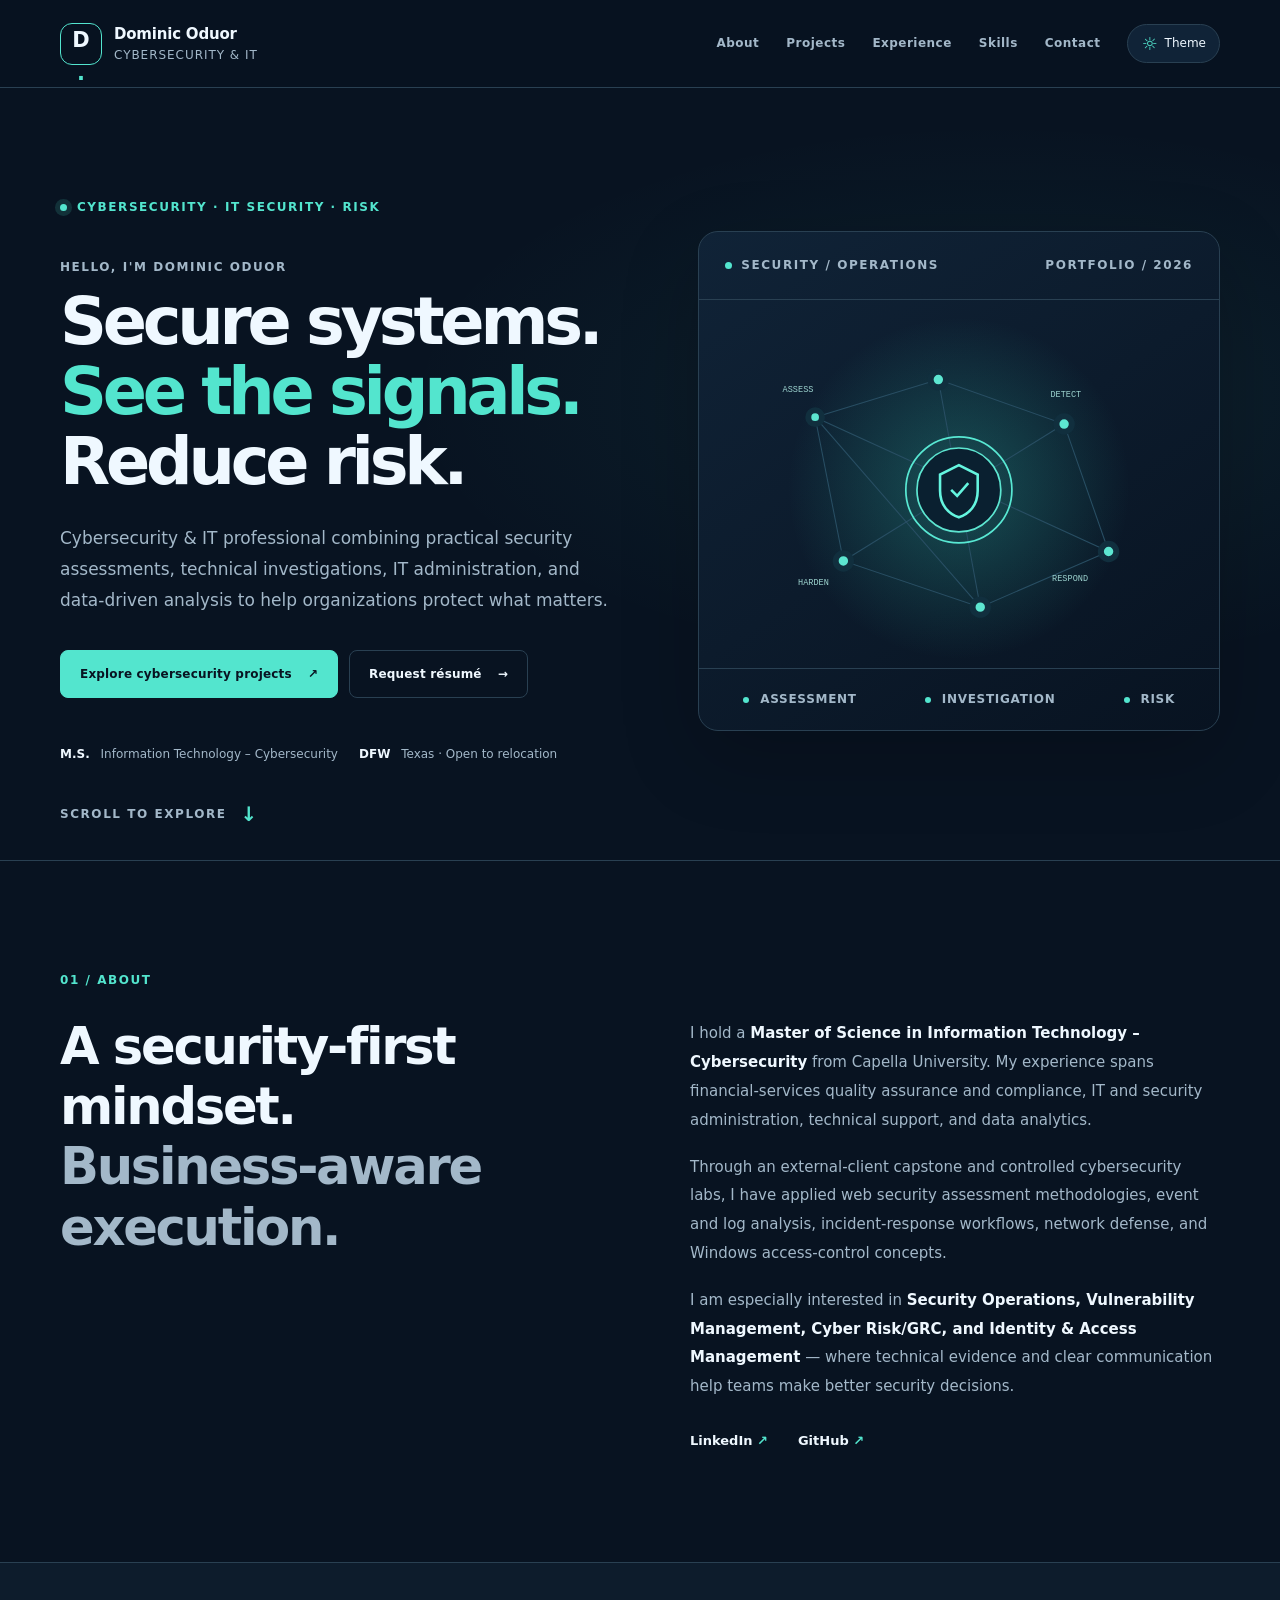
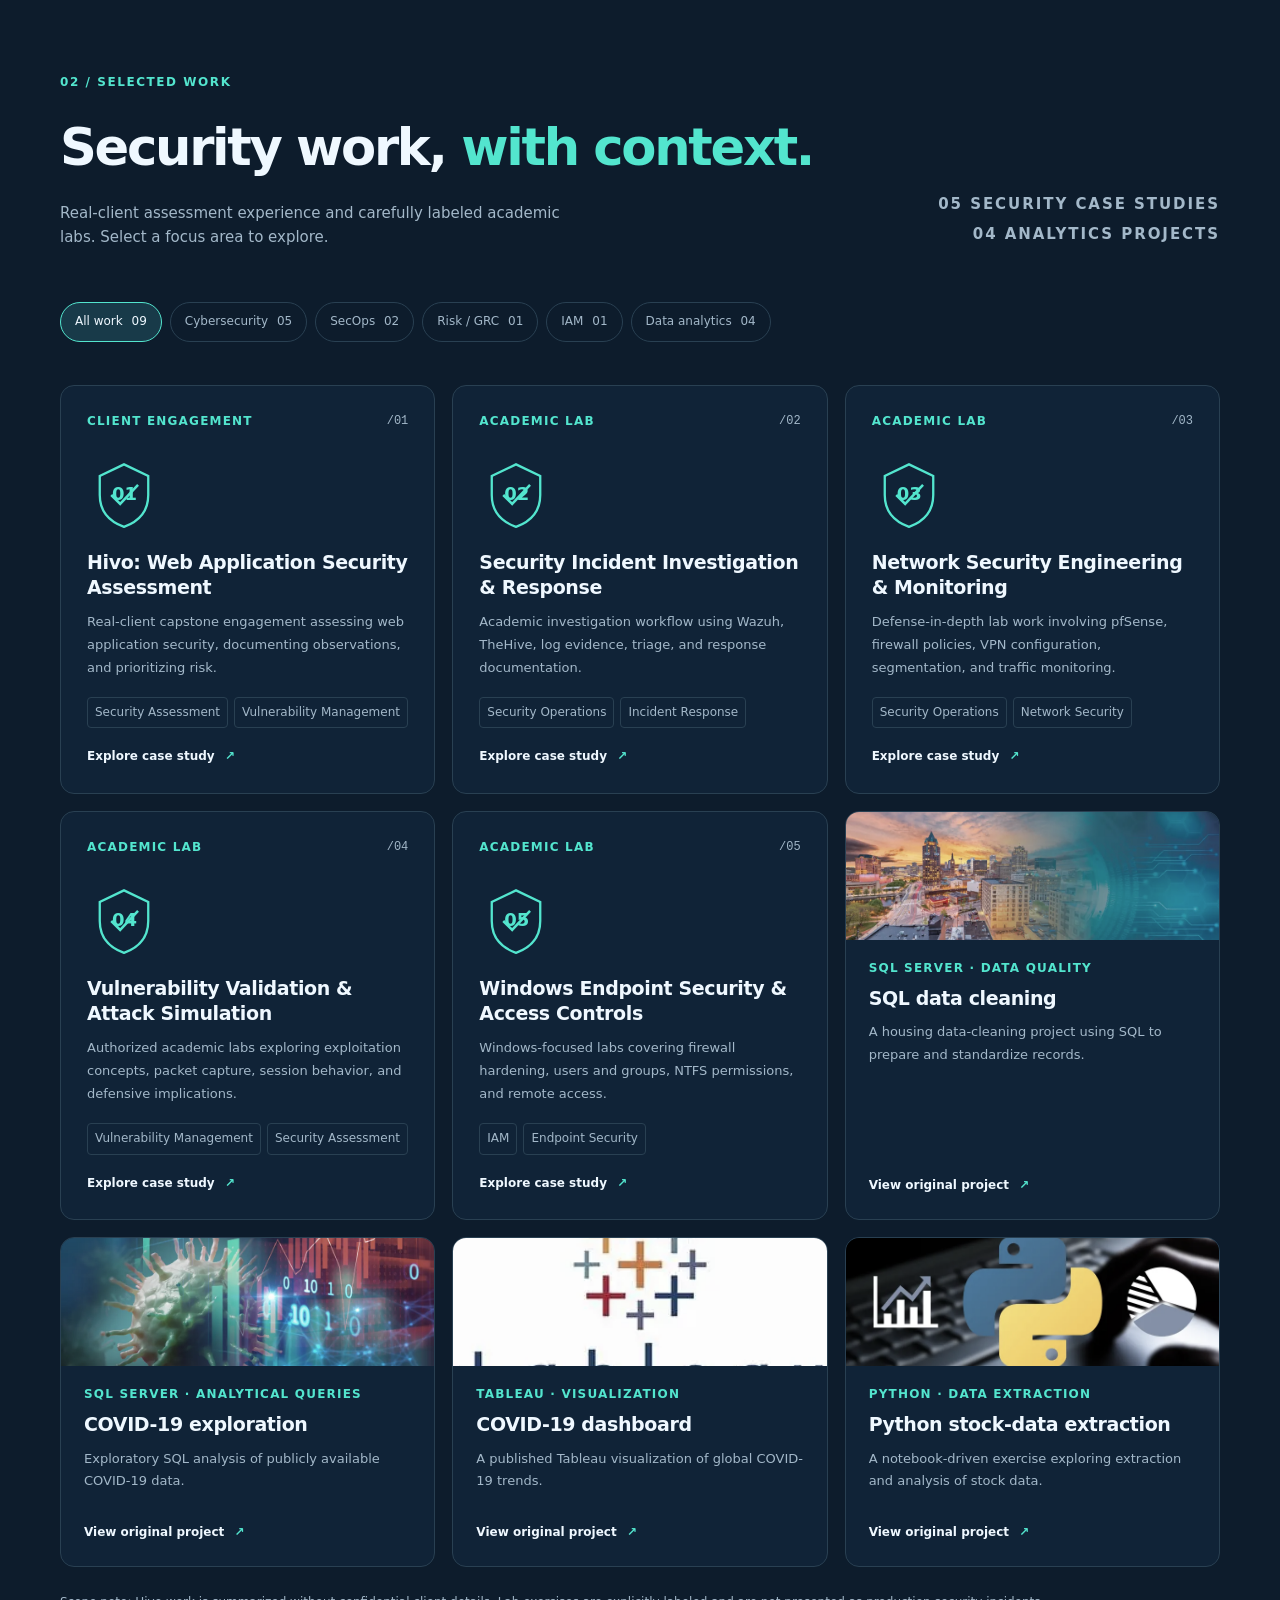
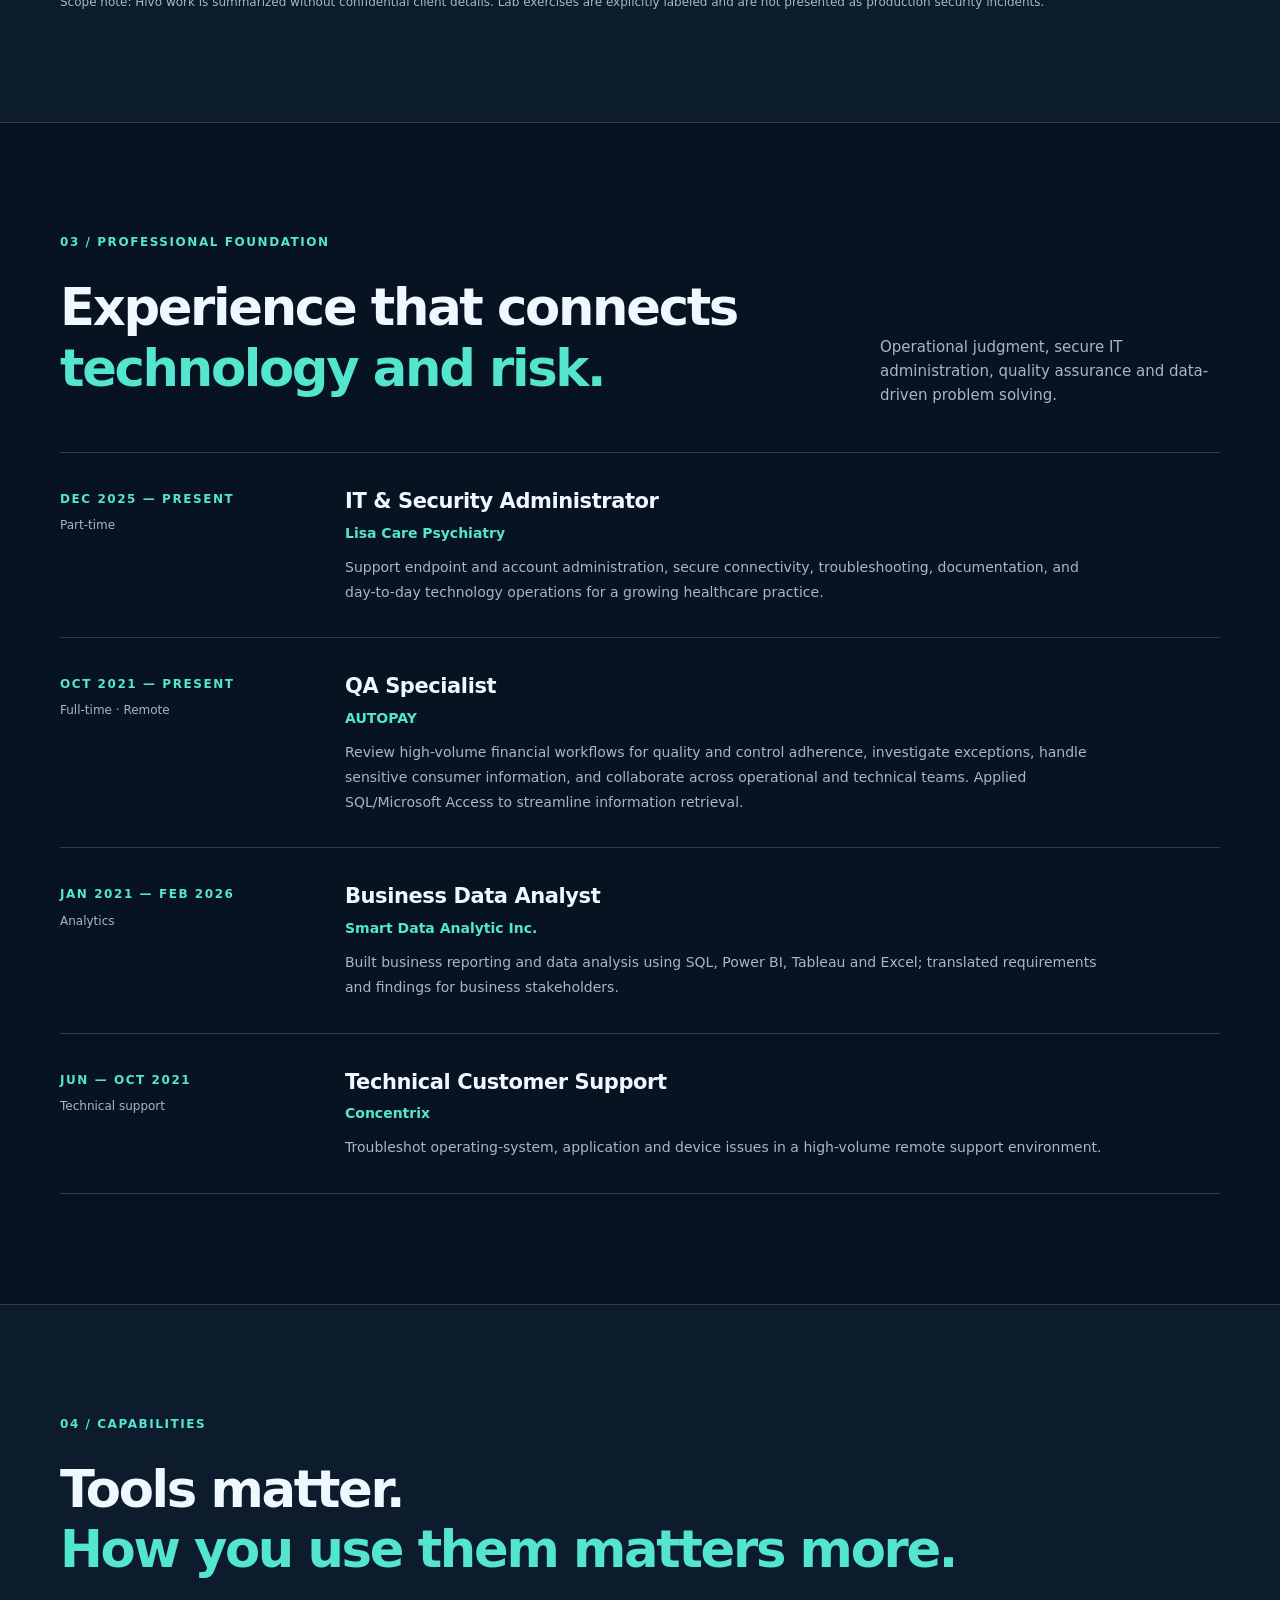
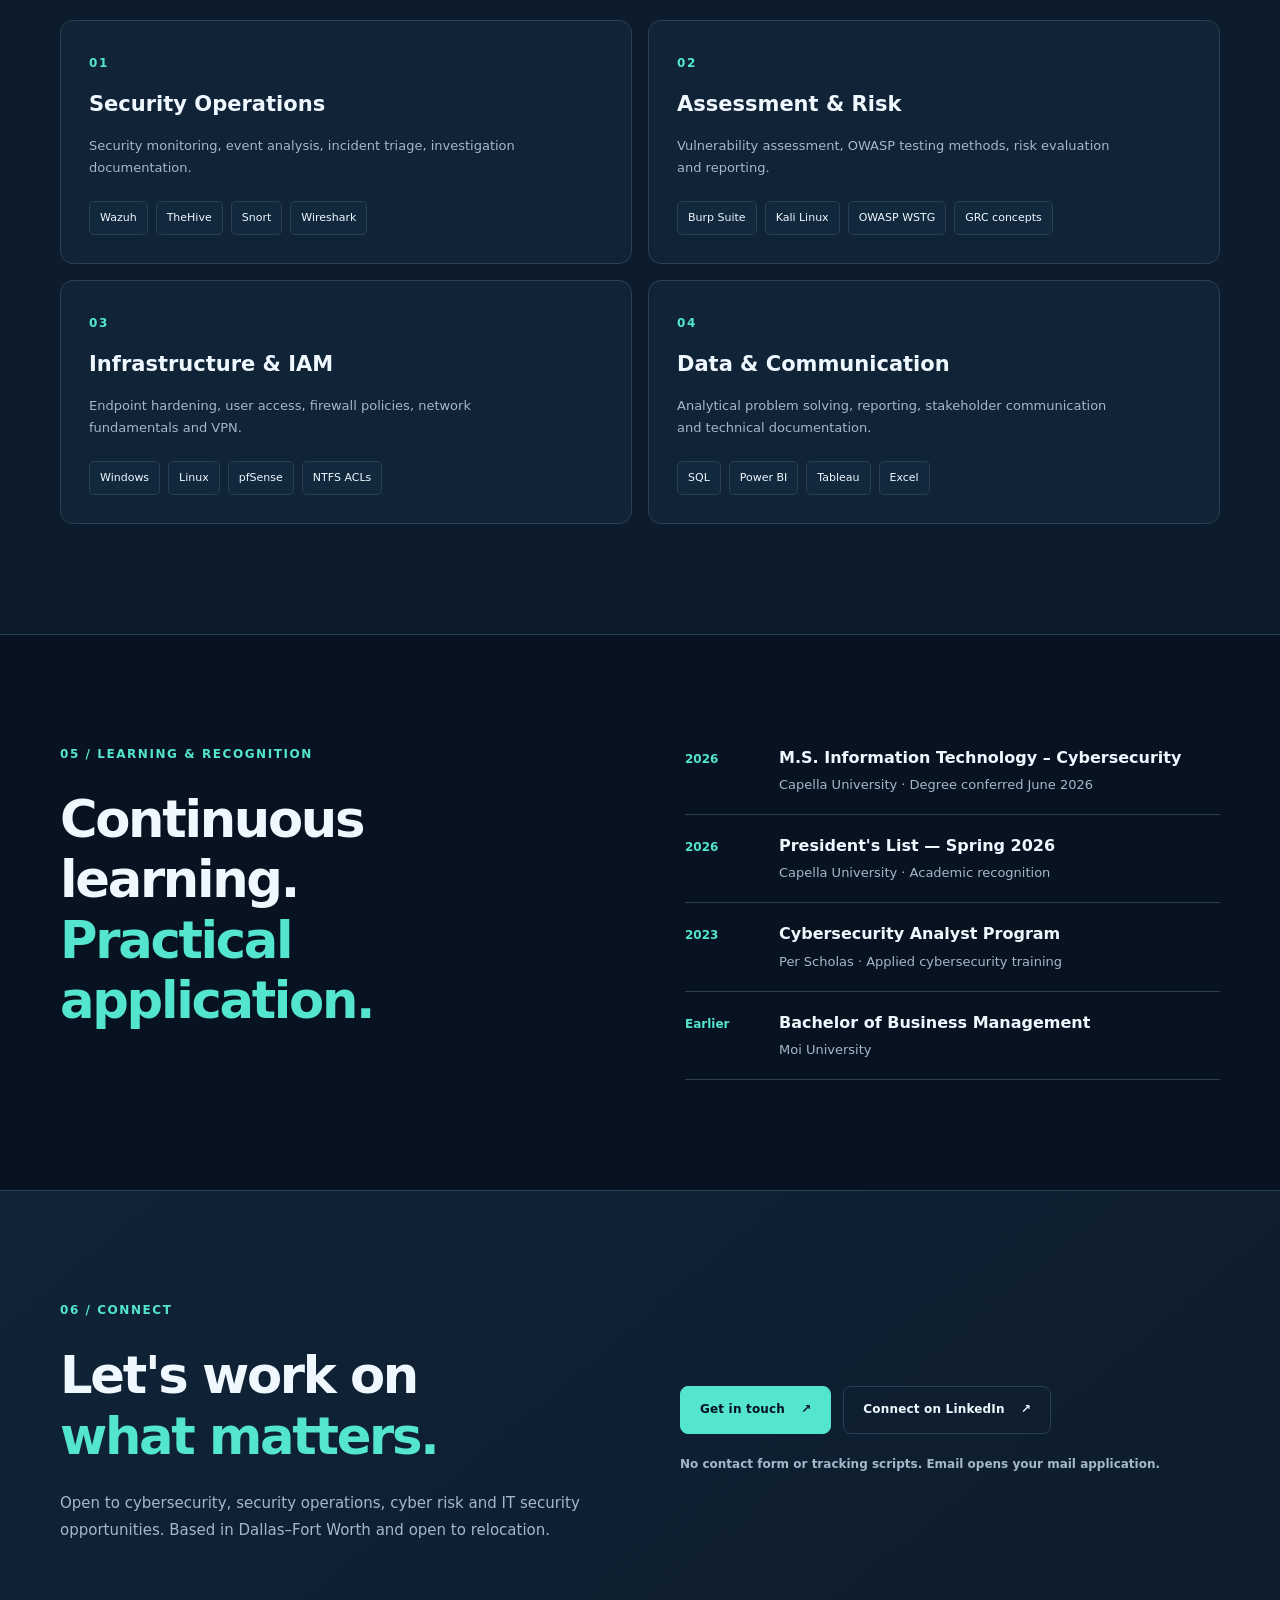
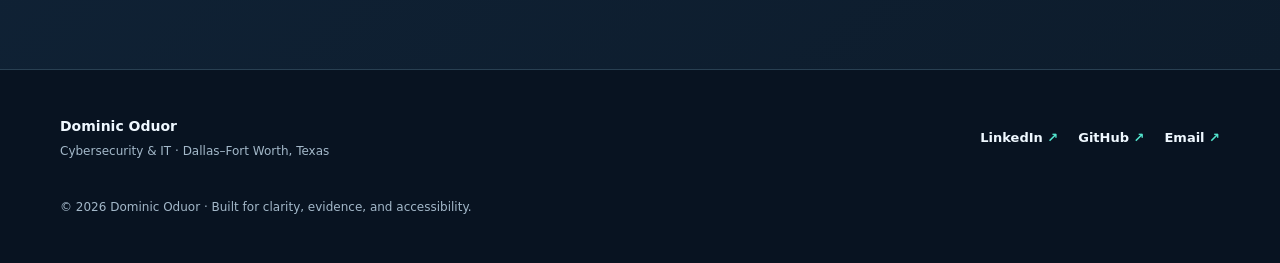
<file: index.html>
<!doctype html><html lang="en" data-theme="dark"><head><meta charset="utf-8"><meta name="viewport" content="width=device-width, initial-scale=1"><meta name="color-scheme" content="dark light"><meta name="theme-color" content="#091320"><meta name="description" content="Cybersecurity and IT portfolio: security assessments, incident response, network defense, endpoint security, and data-driven risk analysis."><meta property="og:type" content="website"><meta property="og:title" content="Dominic Oduor | Cybersecurity &amp; IT Portfolio"><meta property="og:description" content="Cybersecurity and IT portfolio: security assessments, incident response, network defense, endpoint security, and data-driven risk analysis."><meta property="og:image" content="https://dommid.github.io/DominicOduor.github.io/assets/images/social-preview.svg"><meta property="og:url" content="https://dommid.github.io/DominicOduor.github.io/"><link rel="canonical" href="https://dommid.github.io/DominicOduor.github.io/"><link rel="icon" href="favicon.svg" type="image/svg+xml"><link rel="stylesheet" href="assets/css/styles.css"><title>Dominic Oduor | Cybersecurity &amp; IT Portfolio</title><script>(function(){try{var t=localStorage.getItem('dominic-theme')||localStorage.getItem('dominic-portfolio-theme')||localStorage.getItem('portfolio-theme')||localStorage.getItem('theme');if(t==='light'||t==='dark')document.documentElement.dataset.theme=t;}catch(e){}})();</script></head><body><a class="skip-link" href="#main">Skip to content</a><header class="site-header"><div class="nav-wrap container"><a class="brand" href="index.html" aria-label="Dominic Oduor, home"><span class="brand-mark">D<span>.</span></span><span class="brand-text">Dominic Oduor <small>Cybersecurity & IT</small></span></a><button class="mobile-toggle" aria-label="Open navigation" aria-expanded="false" aria-controls="site-nav"><span></span><span></span><span></span></button><nav class="site-nav" id="site-nav" aria-label="Main navigation"><a href="index.html#about">About</a><a href="index.html#projects">Projects</a><a href="index.html#experience">Experience</a><a href="index.html#skills">Skills</a><a href="index.html#contact">Contact</a><button class="theme-toggle" type="button" aria-label="Switch color theme" title="Toggle color theme"><span class="theme-symbol" aria-hidden="true">◐</span><span class="theme-label">Theme</span></button></nav></div></header>
<div class="reading-progress" aria-hidden="true"></div>
<main id="main">
<section class="hero" id="home"><div class="container hero-grid"><div class="hero-content"><div class="eyebrow"><span class="status-dot"></span> CYBERSECURITY · IT SECURITY · RISK</div><p class="hero-overline">HELLO, I'M DOMINIC ODUOR</p><h1>Secure systems.<br><em>See the signals.</em><br>Reduce risk.</h1><p class="hero-description">Cybersecurity & IT professional combining practical security assessments, technical investigations, IT administration, and data-driven analysis to help organizations protect what matters.</p><div class="hero-actions"><a class="button button-primary" href="#projects">Explore cybersecurity projects <span aria-hidden="true">↗</span></a><a class="button button-outline" href="mailto:dominicopiyo99@gmail.com?subject=Resume%20request%20-%20Dominic%20Oduor">Request résumé <span aria-hidden="true">→</span></a></div><div class="hero-foot"><span><b>M.S.</b> Information Technology – Cybersecurity</span><span><b>DFW</b> Texas · Open to relocation</span></div></div><div class="hero-visual" aria-label="Abstract security network visualization"><div class="visual-top"><span class="terminal-dot"></span> SECURITY / OPERATIONS <span class="visual-top-right">PORTFOLIO / 2026</span></div><svg class="network-svg" viewBox="0 0 520 450" aria-hidden="true" role="img"><defs><radialGradient id="orb"><stop stop-color="#39e6ca" stop-opacity=".26"/><stop offset="1" stop-color="#39e6ca" stop-opacity="0"/></radialGradient></defs><circle cx="260" cy="220" r="200" fill="url(#orb)"/><g class="mesh" fill="none" stroke="currentColor" stroke-width="1.25"><path d="M92 137 236 93 383 145 435 294 285 359 125 305 92 137 285 359 236 93M125 305 383 145M92 137 435 294M236 93 285 359"/></g><g fill="#5de6d1" stroke="#112f3e" stroke-width="7"><circle cx="92" cy="137" r="8"/><circle cx="236" cy="93" r="9"/><circle cx="383" cy="145" r="9"/><circle cx="435" cy="294" r="9"/><circle cx="285" cy="359" r="9"/><circle cx="125" cy="305" r="9"/></g><circle class="pulse-ring" cx="260" cy="222" r="62" fill="none" stroke="#58e8d3" stroke-width="2"/><circle cx="260" cy="222" r="49" fill="#0a2030" stroke="#5de6d1" stroke-width="2"/><path d="M260 193 282 204v19c0 17-10 27-22 31-12-4-22-14-22-31v-19z" fill="none" stroke="#64f5df" stroke-width="3"/><path d="m251 222 7 7 13-15" fill="none" stroke="#64f5df" stroke-width="3"/><g font-family="monospace" fill="#9cd2ce" font-size="10"><text x="54" y="108">ASSESS</text><text x="367" y="113">DETECT</text><text x="369" y="329">RESPOND</text><text x="72" y="333">HARDEN</text></g></svg><div class="visual-bottom"><span><i></i> ASSESSMENT</span><span><i></i> INVESTIGATION</span><span><i></i> RISK</span></div></div></div><a class="scroll-cue" href="#about">SCROLL TO EXPLORE <span aria-hidden="true">↓</span></a></section>
<section class="section about-section" id="about"><div class="container two-col"><div><p class="section-label">01 / ABOUT</p><h2>A security-first mindset.<br><span>Business-aware execution.</span></h2></div><div class="prose"><p>I hold a <strong>Master of Science in Information Technology – Cybersecurity</strong> from Capella University. My experience spans financial-services quality assurance and compliance, IT and security administration, technical support, and data analytics.</p><p>Through an external-client capstone and controlled cybersecurity labs, I have applied web security assessment methodologies, event and log analysis, incident-response workflows, network defense, and Windows access-control concepts.</p><p>I am especially interested in <strong>Security Operations, Vulnerability Management, Cyber Risk/GRC, and Identity & Access Management</strong> — where technical evidence and clear communication help teams make better security decisions.</p><div class="inline-links"><a href="https://www.linkedin.com/in/dominic-opiyo" target="_blank" rel="noopener noreferrer">LinkedIn <span aria-hidden="true">↗</span></a><a href="https://github.com/Dommid" target="_blank" rel="noopener noreferrer">GitHub <span aria-hidden="true">↗</span></a></div></div></div></section>
<section class="section projects-section" id="projects"><div class="container"><div class="section-heading"><div><p class="section-label">02 / SELECTED WORK</p><h2>Security work, <em>with context.</em></h2><p>Real-client assessment experience and carefully labeled academic labs. Select a focus area to explore.</p></div><p class="section-count">05 SECURITY CASE STUDIES<br>04 ANALYTICS PROJECTS</p></div><div class="filter-bar" role="group" aria-label="Filter portfolio projects"><button class="filter-button active" type="button" data-filter="all" aria-pressed="true">All work <span>09</span></button><button class="filter-button" type="button" data-filter="security" aria-pressed="false">Cybersecurity <span>05</span></button><button class="filter-button" type="button" data-filter="operations" aria-pressed="false">SecOps <span>02</span></button><button class="filter-button" type="button" data-filter="risk" aria-pressed="false">Risk / GRC <span>01</span></button><button class="filter-button" type="button" data-filter="identity" aria-pressed="false">IAM <span>01</span></button><button class="filter-button" type="button" data-filter="analytics" aria-pressed="false">Data analytics <span>04</span></button></div><div class="project-grid"><article class="project-card" data-categories="security risk" data-name="hivo: web application security assessment"><div class="card-top"><span class="card-kicker">Client engagement</span><span class="card-num">/01</span></div><div class="card-icon" aria-hidden="true"><span>01</span><svg viewBox="0 0 58 58" fill="none"><path d="M29 5 48 14v15c0 13-8 21-19 25C18 50 10 42 10 29V14Z" stroke="currentColor" stroke-width="1.8"/><path d="m19 29 7 7 14-15" stroke="currentColor" stroke-width="2"/></svg></div><h3>Hivo: Web Application Security Assessment</h3><p>Real-client capstone engagement assessing web application security, documenting observations, and prioritizing risk.</p><div class="card-tags"><span class="tag">Security Assessment</span> <span class="tag">Vulnerability Management</span></div><a class="text-link" href="projects/hivo.html" aria-label="Read Hivo: Web Application Security Assessment case study">Explore case study <span aria-hidden="true">↗</span></a></article><article class="project-card" data-categories="security operations" data-name="security incident investigation &amp; response"><div class="card-top"><span class="card-kicker">Academic lab</span><span class="card-num">/02</span></div><div class="card-icon" aria-hidden="true"><span>02</span><svg viewBox="0 0 58 58" fill="none"><path d="M29 5 48 14v15c0 13-8 21-19 25C18 50 10 42 10 29V14Z" stroke="currentColor" stroke-width="1.8"/><path d="m19 29 7 7 14-15" stroke="currentColor" stroke-width="2"/></svg></div><h3>Security Incident Investigation &amp; Response</h3><p>Academic investigation workflow using Wazuh, TheHive, log evidence, triage, and response documentation.</p><div class="card-tags"><span class="tag">Security Operations</span> <span class="tag">Incident Response</span></div><a class="text-link" href="projects/incident-response.html" aria-label="Read Security Incident Investigation &amp; Response case study">Explore case study <span aria-hidden="true">↗</span></a></article><article class="project-card" data-categories="security operations" data-name="network security engineering &amp; monitoring"><div class="card-top"><span class="card-kicker">Academic lab</span><span class="card-num">/03</span></div><div class="card-icon" aria-hidden="true"><span>03</span><svg viewBox="0 0 58 58" fill="none"><path d="M29 5 48 14v15c0 13-8 21-19 25C18 50 10 42 10 29V14Z" stroke="currentColor" stroke-width="1.8"/><path d="m19 29 7 7 14-15" stroke="currentColor" stroke-width="2"/></svg></div><h3>Network Security Engineering &amp; Monitoring</h3><p>Defense-in-depth lab work involving pfSense, firewall policies, VPN configuration, segmentation, and traffic monitoring.</p><div class="card-tags"><span class="tag">Security Operations</span> <span class="tag">Network Security</span></div><a class="text-link" href="projects/network-defense.html" aria-label="Read Network Security Engineering &amp; Monitoring case study">Explore case study <span aria-hidden="true">↗</span></a></article><article class="project-card" data-categories="security" data-name="vulnerability validation &amp; attack simulation"><div class="card-top"><span class="card-kicker">Academic lab</span><span class="card-num">/04</span></div><div class="card-icon" aria-hidden="true"><span>04</span><svg viewBox="0 0 58 58" fill="none"><path d="M29 5 48 14v15c0 13-8 21-19 25C18 50 10 42 10 29V14Z" stroke="currentColor" stroke-width="1.8"/><path d="m19 29 7 7 14-15" stroke="currentColor" stroke-width="2"/></svg></div><h3>Vulnerability Validation &amp; Attack Simulation</h3><p>Authorized academic labs exploring exploitation concepts, packet capture, session behavior, and defensive implications.</p><div class="card-tags"><span class="tag">Vulnerability Management</span> <span class="tag">Security Assessment</span></div><a class="text-link" href="projects/attack-simulation.html" aria-label="Read Vulnerability Validation &amp; Attack Simulation case study">Explore case study <span aria-hidden="true">↗</span></a></article><article class="project-card" data-categories="security identity" data-name="windows endpoint security &amp; access controls"><div class="card-top"><span class="card-kicker">Academic lab</span><span class="card-num">/05</span></div><div class="card-icon" aria-hidden="true"><span>05</span><svg viewBox="0 0 58 58" fill="none"><path d="M29 5 48 14v15c0 13-8 21-19 25C18 50 10 42 10 29V14Z" stroke="currentColor" stroke-width="1.8"/><path d="m19 29 7 7 14-15" stroke="currentColor" stroke-width="2"/></svg></div><h3>Windows Endpoint Security &amp; Access Controls</h3><p>Windows-focused labs covering firewall hardening, users and groups, NTFS permissions, and remote access.</p><div class="card-tags"><span class="tag">IAM</span> <span class="tag">Endpoint Security</span></div><a class="text-link" href="projects/endpoint-security.html" aria-label="Read Windows Endpoint Security &amp; Access Controls case study">Explore case study <span aria-hidden="true">↗</span></a></article><article class="analytics-card project-card" data-categories="analytics" data-name="sql data cleaning"><img src="assets/images/analytics-sql.webp" alt="Project illustration for SQL data cleaning" width="640" height="420" loading="lazy"><div class="analytics-body"><span class="card-kicker">SQL Server · Data quality</span><h3>SQL data cleaning</h3><p>A housing data-cleaning project using SQL to prepare and standardize records.</p><a class="text-link" href="https://github.com/Dommid/PortfolioProjects/blob/main/Data%20Cleaning%20Portfolio%20Project%20Queries.sql" target="_blank" rel="noopener noreferrer">View original project <span aria-hidden="true">↗</span></a></div></article><article class="analytics-card project-card" data-categories="analytics" data-name="covid-19 exploration"><img src="assets/images/analytics-covid.webp" alt="Project illustration for COVID-19 exploration" width="640" height="420" loading="lazy"><div class="analytics-body"><span class="card-kicker">SQL Server · Analytical queries</span><h3>COVID-19 exploration</h3><p>Exploratory SQL analysis of publicly available COVID-19 data.</p><a class="text-link" href="https://github.com/Dommid/PortfolioProjects/blob/main/COVID%20Project%20-%20Data%20Exploration.sql" target="_blank" rel="noopener noreferrer">View original project <span aria-hidden="true">↗</span></a></div></article><article class="analytics-card project-card" data-categories="analytics" data-name="covid-19 dashboard"><img src="assets/images/analytics-tableau.webp" alt="Project illustration for COVID-19 dashboard" width="640" height="420" loading="lazy"><div class="analytics-body"><span class="card-kicker">Tableau · Visualization</span><h3>COVID-19 dashboard</h3><p>A published Tableau visualization of global COVID-19 trends.</p><a class="text-link" href="https://public.tableau.com/app/profile/dominic.oduor/viz/COVIDGLOBALNUMDERSDASHBOARD/CovidGlobalNumbers?publish=yes" target="_blank" rel="noopener noreferrer">View original project <span aria-hidden="true">↗</span></a></div></article><article class="analytics-card project-card" data-categories="analytics" data-name="python stock-data extraction"><img src="assets/images/analytics-stocks.webp" alt="Project illustration for Python stock-data extraction" width="640" height="420" loading="lazy"><div class="analytics-body"><span class="card-kicker">Python · Data extraction</span><h3>Python stock-data extraction</h3><p>A notebook-driven exercise exploring extraction and analysis of stock data.</p><a class="text-link" href="https://github.com/Dommid/Stock-Data/blob/main/Extracting%20stock%20data%20using%20python.ipynb" target="_blank" rel="noopener noreferrer">View original project <span aria-hidden="true">↗</span></a></div></article></div><p class="empty-state" hidden>No projects found for this focus area.</p><p class="project-disclaimer">Scope note: Hivo work is summarized without confidential client details. Lab exercises are explicitly labeled and are not presented as production security incidents.</p></div></section>
<section class="section experience-section" id="experience"><div class="container"><p class="section-label">03 / PROFESSIONAL FOUNDATION</p><div class="section-heading slim"><h2>Experience that connects<br><em>technology and risk.</em></h2><p>Operational judgment, secure IT administration, quality assurance and data-driven problem solving.</p></div><div class="timeline"><div class="timeline-item"><div class="timeline-meta"><span>DEC 2025 — PRESENT</span><small>Part-time</small></div><div><h3>IT & Security Administrator</h3><p class="organization">Lisa Care Psychiatry</p><p>Support endpoint and account administration, secure connectivity, troubleshooting, documentation, and day-to-day technology operations for a growing healthcare practice.</p></div></div><div class="timeline-item"><div class="timeline-meta"><span>OCT 2021 — PRESENT</span><small>Full-time · Remote</small></div><div><h3>QA Specialist</h3><p class="organization">AUTOPAY</p><p>Review high-volume financial workflows for quality and control adherence, investigate exceptions, handle sensitive consumer information, and collaborate across operational and technical teams. Applied SQL/Microsoft Access to streamline information retrieval.</p></div></div><div class="timeline-item"><div class="timeline-meta"><span>JAN 2021 — FEB 2026</span><small>Analytics</small></div><div><h3>Business Data Analyst</h3><p class="organization">Smart Data Analytic Inc.</p><p>Built business reporting and data analysis using SQL, Power BI, Tableau and Excel; translated requirements and findings for business stakeholders.</p></div></div><div class="timeline-item"><div class="timeline-meta"><span>JUN — OCT 2021</span><small>Technical support</small></div><div><h3>Technical Customer Support</h3><p class="organization">Concentrix</p><p>Troubleshot operating-system, application and device issues in a high-volume remote support environment.</p></div></div></div></div></section>
<section class="section skills-section" id="skills"><div class="container"><p class="section-label">04 / CAPABILITIES</p><h2>Tools matter.<br><em>How you use them matters more.</em></h2><div class="skill-grid"><div class="skill-panel"><span class="skill-index">01</span><h3>Security Operations</h3><p>Security monitoring, event analysis, incident triage, investigation documentation.</p><div class="pill-row"><span>Wazuh</span><span>TheHive</span><span>Snort</span><span>Wireshark</span></div></div><div class="skill-panel"><span class="skill-index">02</span><h3>Assessment & Risk</h3><p>Vulnerability assessment, OWASP testing methods, risk evaluation and reporting.</p><div class="pill-row"><span>Burp Suite</span><span>Kali Linux</span><span>OWASP WSTG</span><span>GRC concepts</span></div></div><div class="skill-panel"><span class="skill-index">03</span><h3>Infrastructure & IAM</h3><p>Endpoint hardening, user access, firewall policies, network fundamentals and VPN.</p><div class="pill-row"><span>Windows</span><span>Linux</span><span>pfSense</span><span>NTFS ACLs</span></div></div><div class="skill-panel"><span class="skill-index">04</span><h3>Data & Communication</h3><p>Analytical problem solving, reporting, stakeholder communication and technical documentation.</p><div class="pill-row"><span>SQL</span><span>Power BI</span><span>Tableau</span><span>Excel</span></div></div></div></div></section>
<section class="section credentials-section" id="credentials"><div class="container credentials-grid"><div><p class="section-label">05 / LEARNING & RECOGNITION</p><h2>Continuous learning.<br><em>Practical application.</em></h2></div><div class="credential-list"><div><span>2026</span><div><h3>M.S. Information Technology – Cybersecurity</h3><p>Capella University · Degree conferred June 2026</p></div></div><div><span>2026</span><div><h3>President's List — Spring 2026</h3><p>Capella University · Academic recognition</p></div></div><div><span>2023</span><div><h3>Cybersecurity Analyst Program</h3><p>Per Scholas · Applied cybersecurity training</p></div></div><div><span>Earlier</span><div><h3>Bachelor of Business Management</h3><p>Moi University</p></div></div></div></div></section>
<section class="section contact-section" id="contact"><div class="container contact-grid"><div><p class="section-label">06 / CONNECT</p><h2>Let's work on<br><em>what matters.</em></h2><p>Open to cybersecurity, security operations, cyber risk and IT security opportunities. Based in Dallas–Fort Worth and open to relocation.</p></div><div class="contact-actions"><a class="button button-primary" href="mailto:dominicopiyo99@gmail.com?subject=Cybersecurity%20opportunity%20-%20Dominic%20Oduor">Get in touch <span aria-hidden="true">↗</span></a><a class="button button-outline" href="https://www.linkedin.com/in/dominic-opiyo" target="_blank" rel="noopener noreferrer">Connect on LinkedIn <span aria-hidden="true">↗</span></a><span class="contact-caption">No contact form or tracking scripts. Email opens your mail application.</span></div></div></section>
</main><footer class="footer"><div class="container footer-inner"><div><strong>Dominic Oduor</strong><p>Cybersecurity & IT · Dallas–Fort Worth, Texas</p></div><div class="footer-links"><a href="https://www.linkedin.com/in/dominic-opiyo" target="_blank" rel="noopener noreferrer">LinkedIn <span aria-hidden="true">↗</span></a><a href="https://github.com/Dommid" target="_blank" rel="noopener noreferrer">GitHub <span aria-hidden="true">↗</span></a><a href="mailto:dominicopiyo99@gmail.com">Email <span aria-hidden="true">↗</span></a></div><small>© <span id="year">2026</span> Dominic Oduor · Built for clarity, evidence, and accessibility.</small></div></footer><script src="assets/js/main.js" defer></script></body></html>
</file>
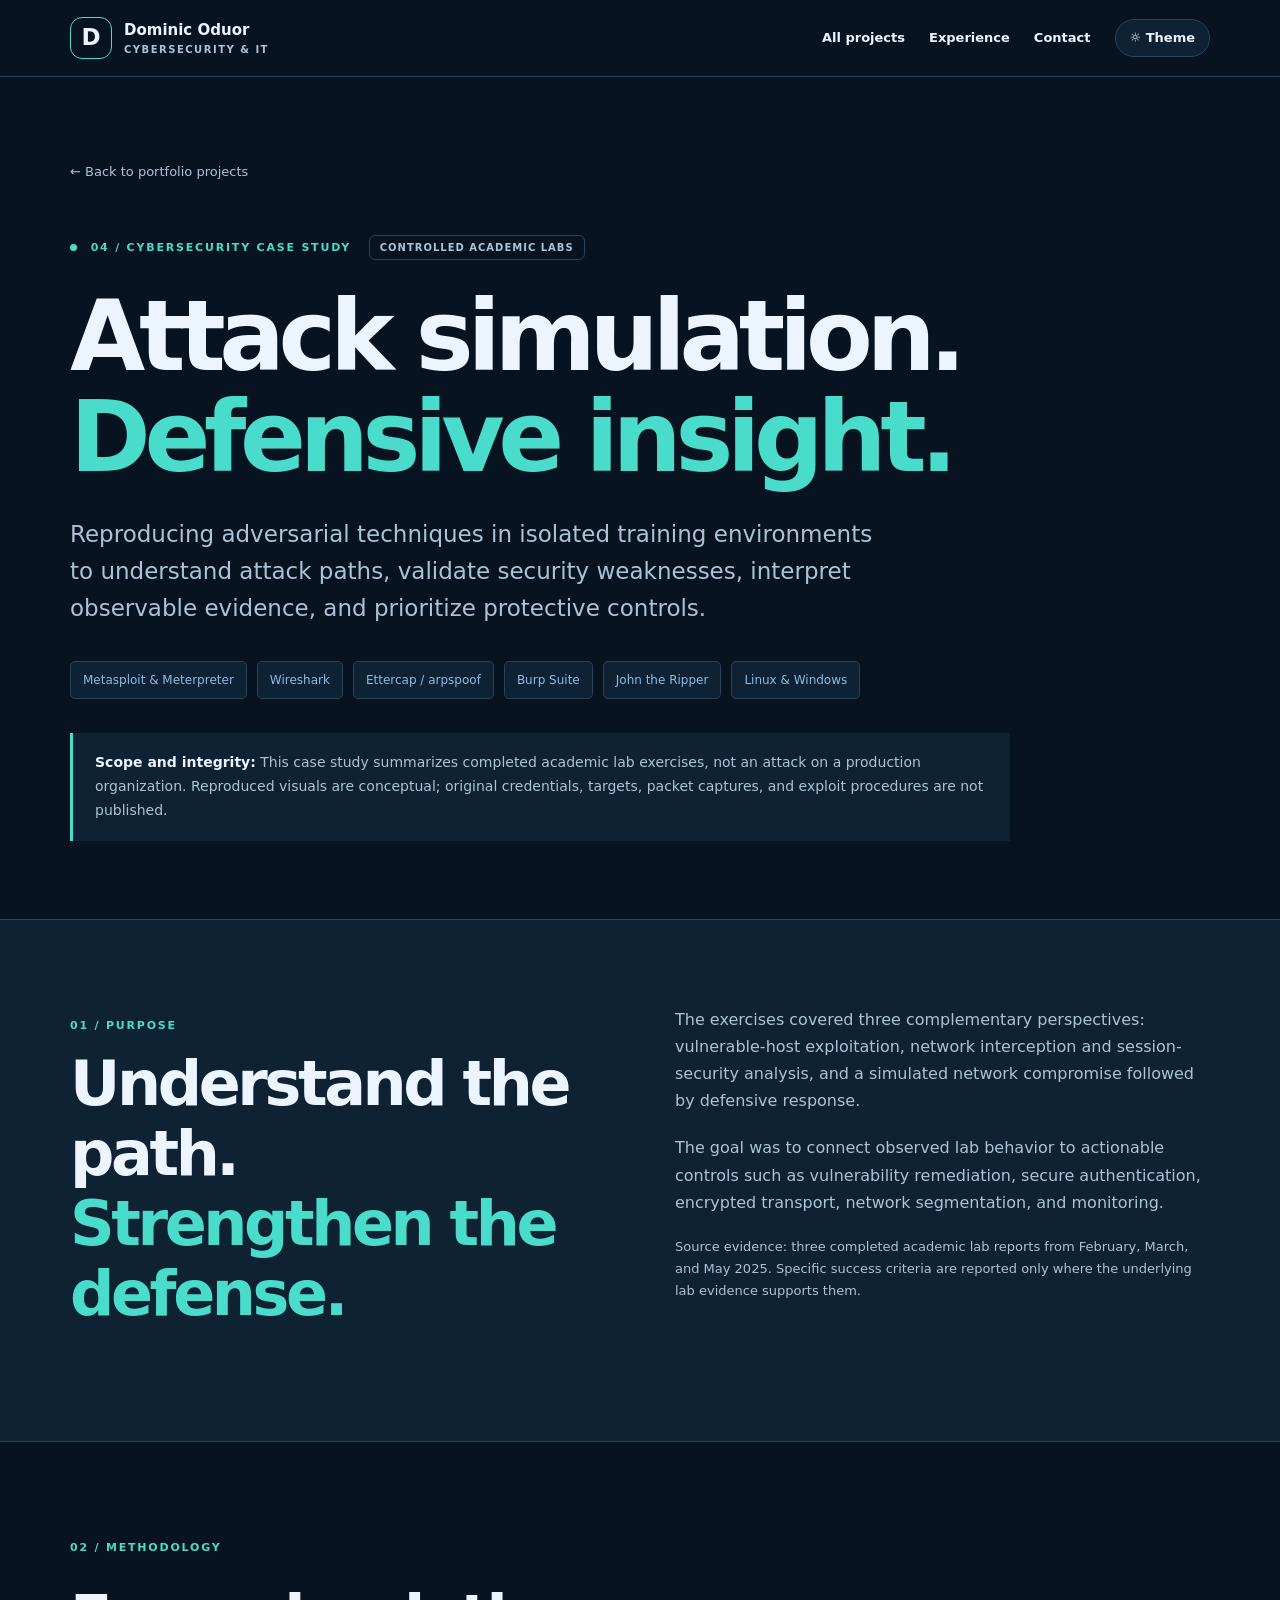
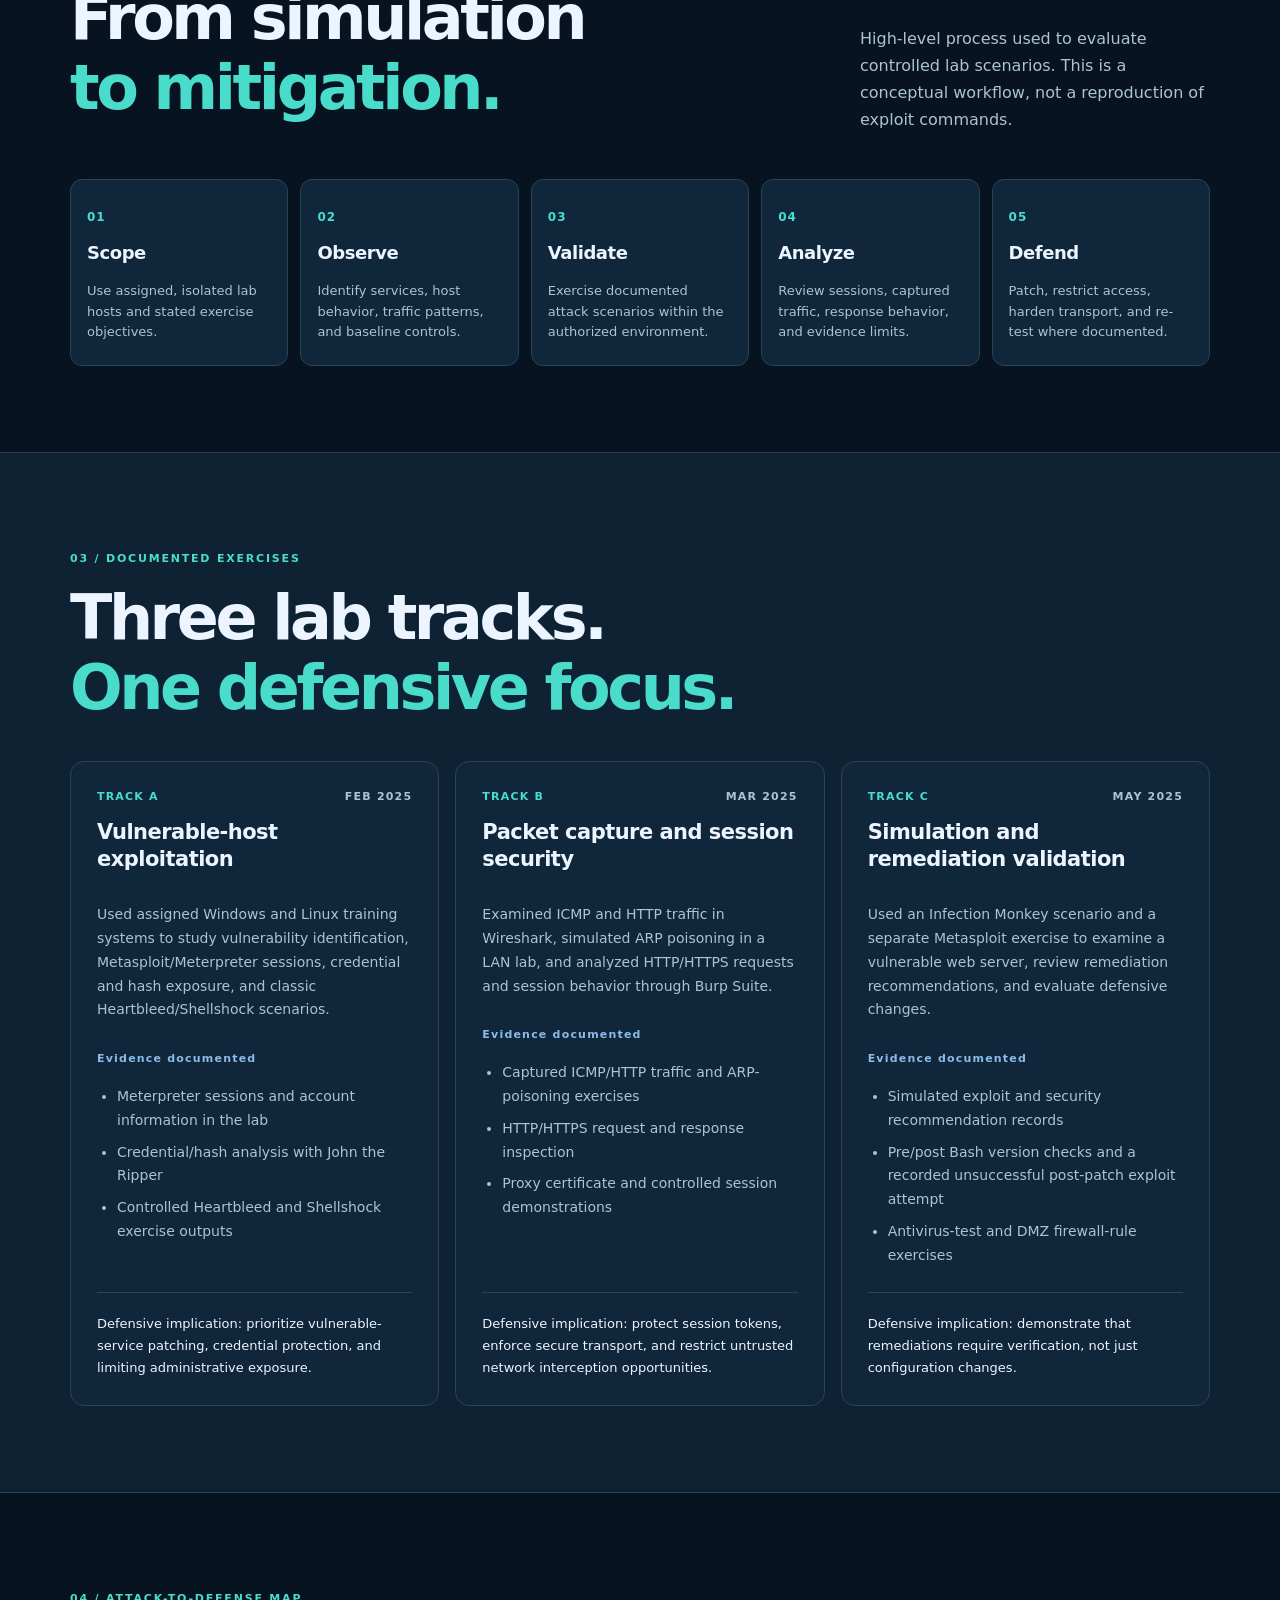
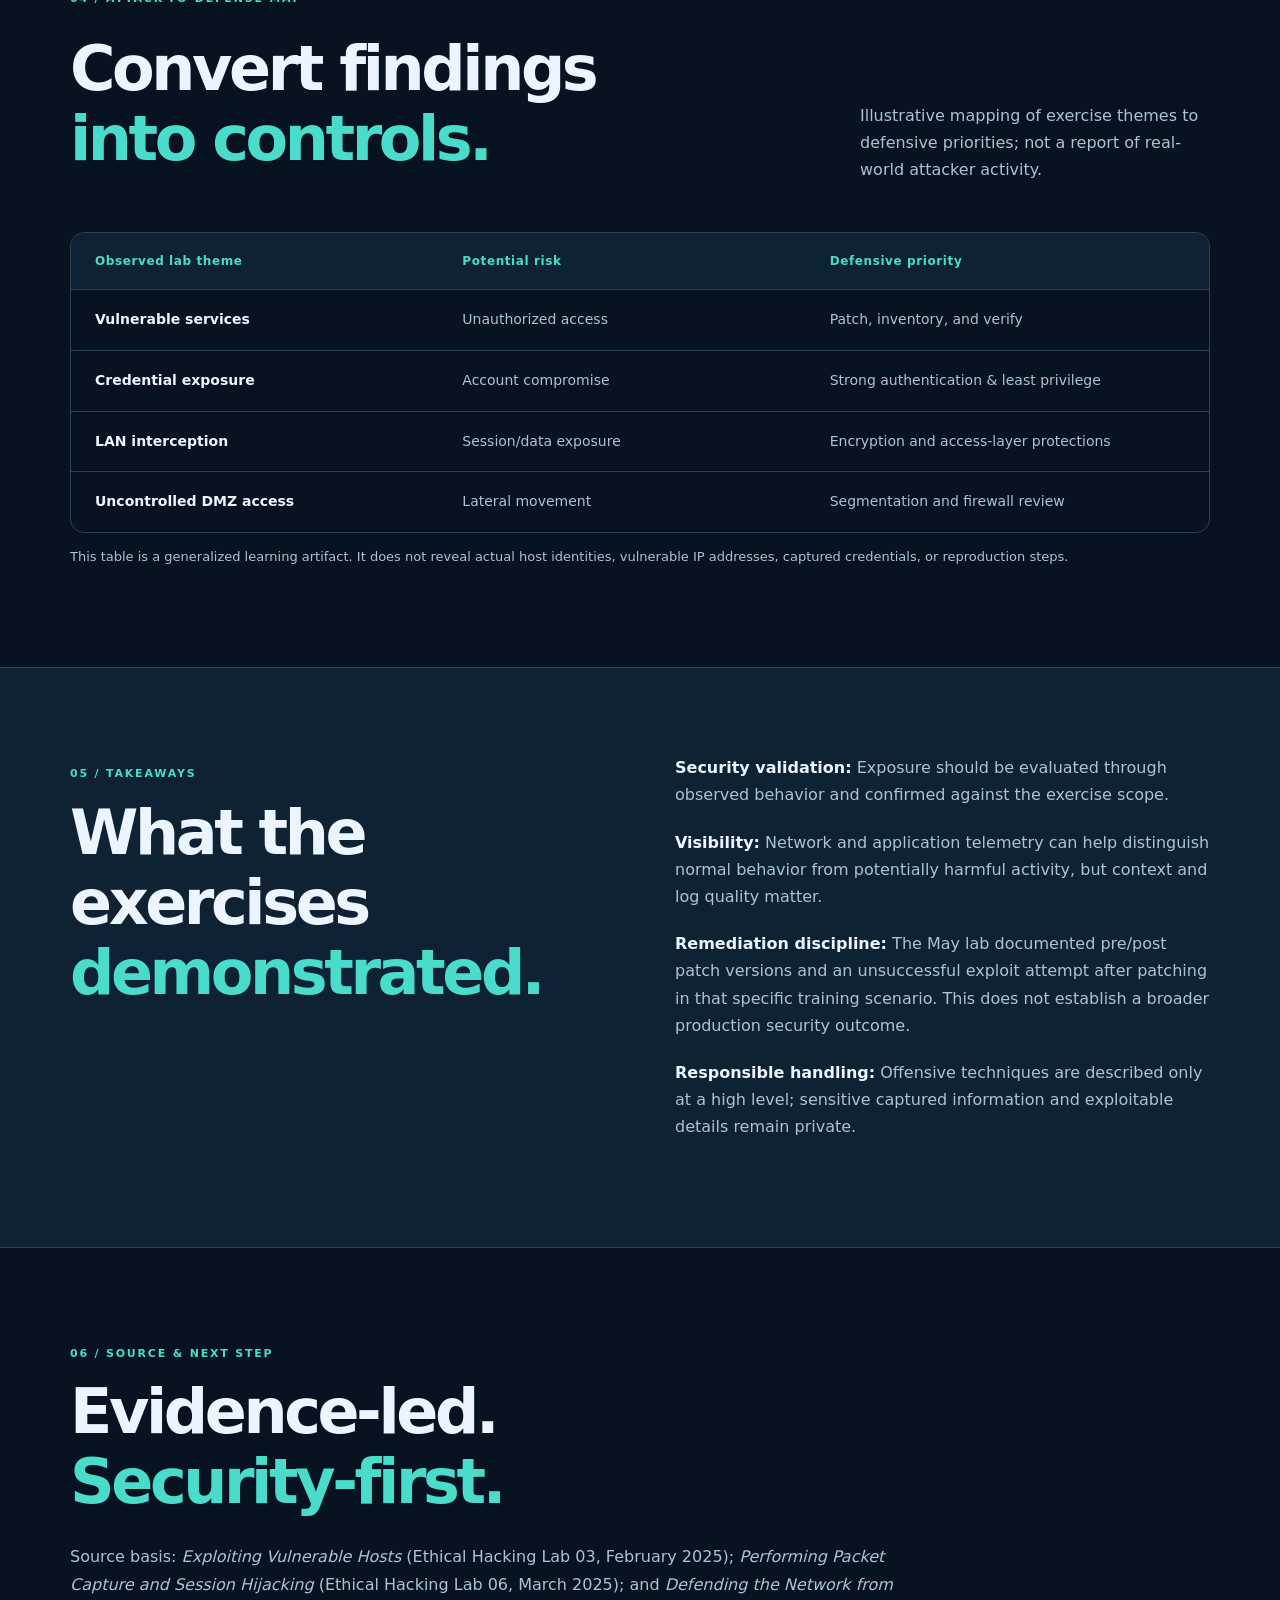
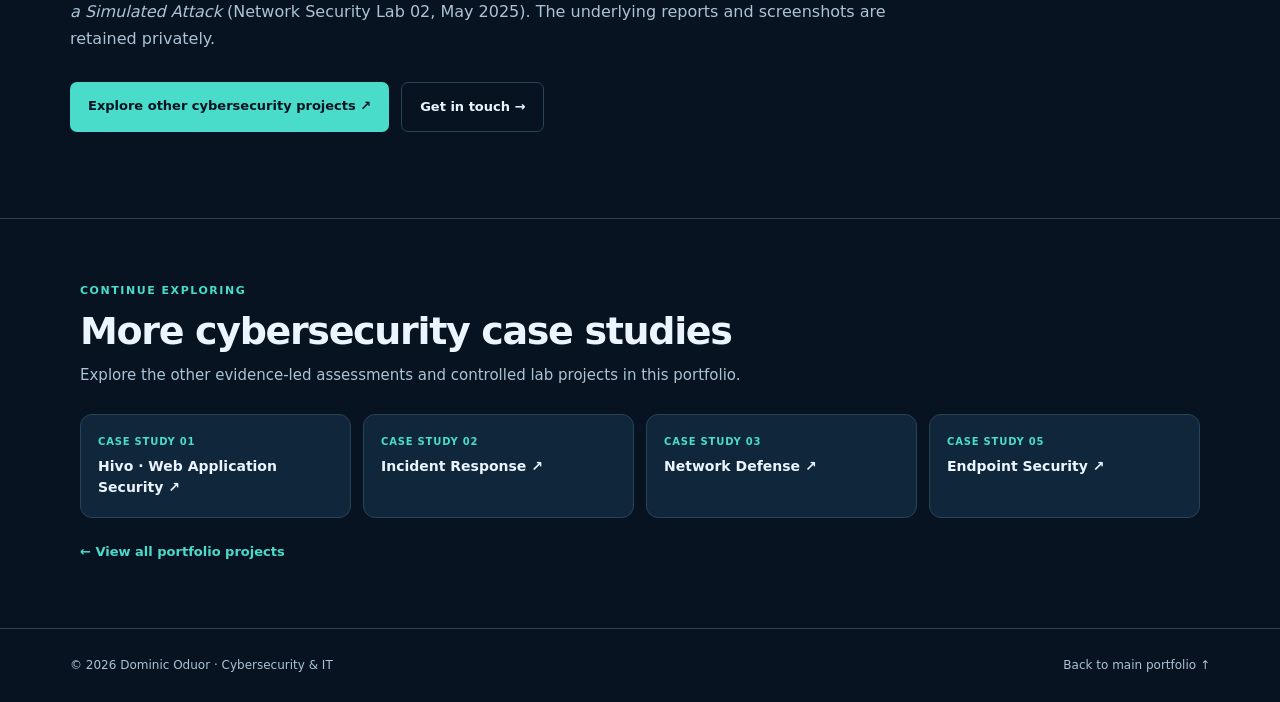
<file: projects/attack-simulation.html>
<!doctype html>
<html lang="en" data-theme="dark">
<head>
  <meta charset="utf-8"><meta name="viewport" content="width=device-width,initial-scale=1">
  <meta name="description" content="Dominic Oduor's controlled cybersecurity lab case study exploring attack simulation, vulnerability validation, network traffic analysis, and defensive remediation.">
  <title>Attack Simulation | Dominic Oduor — Cybersecurity & IT</title>
  <link rel="stylesheet" href="attack-simulation-detail.css">
  <script>try {const t=localStorage.getItem('portfolio-theme');if(t==='light'||t==='dark') document.documentElement.dataset.theme=t;}catch(e){}</script>
<script>(function(){try{var t=localStorage.getItem('dominic-theme')||localStorage.getItem('dominic-portfolio-theme')||localStorage.getItem('portfolio-theme')||localStorage.getItem('theme');if(t==='light'||t==='dark')document.documentElement.dataset.theme=t;}catch(e){}})();</script><link rel="icon" type="image/svg+xml" href="../favicon.svg"><link rel="stylesheet" href="../assets/css/case-study-integration.css"></head>
<body>
<a class="skip" href="#main">Skip to content</a>
<header class="site-header"><div class="wrap header-inner"><a class="brand" href="../index.html"><span class="monogram">D</span><span>Dominic Oduor<small>CYBERSECURITY &amp; IT</small></span></a><nav aria-label="Main navigation"><a href="../index.html#projects">All projects</a><a href="../index.html#experience">Experience</a><a href="../index.html#contact">Contact</a><button class="theme-toggle" type="button" aria-label="Toggle color theme" id="themeButton">☼ <span>Theme</span></button></nav></div></header>
<main id="main">
<section class="hero wrap"><a class="back-link" href="../index.html#projects">← Back to portfolio projects</a><div class="eyebrow"><span class="dot"></span> 04 / CYBERSECURITY CASE STUDY <span class="tag">CONTROLLED ACADEMIC LABS</span></div><h1>Attack simulation.<br><em>Defensive insight.</em></h1><p class="lede">Reproducing adversarial techniques in isolated training environments to understand attack paths, validate security weaknesses, interpret observable evidence, and prioritize protective controls.</p><div class="pills"><span>Metasploit &amp; Meterpreter</span><span>Wireshark</span><span>Ettercap / arpspoof</span><span>Burp Suite</span><span>John the Ripper</span><span>Linux &amp; Windows</span></div><div class="hero-note"><strong>Scope and integrity:</strong> This case study summarizes completed academic lab exercises, not an attack on a production organization. Reproduced visuals are conceptual; original credentials, targets, packet captures, and exploit procedures are not published.</div></section>
<section class="section alternate" id="overview"><div class="wrap split"><div><p class="section-label">01 / PURPOSE</p><h2>Understand the path.<br><em>Strengthen the defense.</em></h2></div><div><p>The exercises covered three complementary perspectives: vulnerable-host exploitation, network interception and session-security analysis, and a simulated network compromise followed by defensive response.</p><p>The goal was to connect observed lab behavior to actionable controls such as vulnerability remediation, secure authentication, encrypted transport, network segmentation, and monitoring.</p><p class="muted">Source evidence: three completed academic lab reports from February, March, and May 2025. Specific success criteria are reported only where the underlying lab evidence supports them.</p></div></div></section>
<section class="section wrap" id="workflow"><p class="section-label">02 / METHODOLOGY</p><div class="section-heading"><h2>From simulation<br><em>to mitigation.</em></h2><p>High-level process used to evaluate controlled lab scenarios. This is a conceptual workflow, not a reproduction of exploit commands.</p></div><div class="workflow"><div class="step"><b>01</b><h3>Scope</h3><p>Use assigned, isolated lab hosts and stated exercise objectives.</p></div><div class="step"><b>02</b><h3>Observe</h3><p>Identify services, host behavior, traffic patterns, and baseline controls.</p></div><div class="step"><b>03</b><h3>Validate</h3><p>Exercise documented attack scenarios within the authorized environment.</p></div><div class="step"><b>04</b><h3>Analyze</h3><p>Review sessions, captured traffic, response behavior, and evidence limits.</p></div><div class="step"><b>05</b><h3>Defend</h3><p>Patch, restrict access, harden transport, and re-test where documented.</p></div></div></section>
<section class="section alternate" id="evidence"><div class="wrap"><p class="section-label">03 / DOCUMENTED EXERCISES</p><h2>Three lab tracks.<br><em>One defensive focus.</em></h2><div class="track-grid">
<article class="track"><div class="track-top"><span>TRACK A</span><span>FEB 2025</span></div><h3>Vulnerable-host exploitation</h3><p>Used assigned Windows and Linux training systems to study vulnerability identification, Metasploit/Meterpreter sessions, credential and hash exposure, and classic Heartbleed/Shellshock scenarios.</p><div class="micro-title">Evidence documented</div><ul><li>Meterpreter sessions and account information in the lab</li><li>Credential/hash analysis with John the Ripper</li><li>Controlled Heartbleed and Shellshock exercise outputs</li></ul><div class="defense">Defensive implication: prioritize vulnerable-service patching, credential protection, and limiting administrative exposure.</div></article>
<article class="track"><div class="track-top"><span>TRACK B</span><span>MAR 2025</span></div><h3>Packet capture and session security</h3><p>Examined ICMP and HTTP traffic in Wireshark, simulated ARP poisoning in a LAN lab, and analyzed HTTP/HTTPS requests and session behavior through Burp Suite.</p><div class="micro-title">Evidence documented</div><ul><li>Captured ICMP/HTTP traffic and ARP-poisoning exercises</li><li>HTTP/HTTPS request and response inspection</li><li>Proxy certificate and controlled session demonstrations</li></ul><div class="defense">Defensive implication: protect session tokens, enforce secure transport, and restrict untrusted network interception opportunities.</div></article>
<article class="track"><div class="track-top"><span>TRACK C</span><span>MAY 2025</span></div><h3>Simulation and remediation validation</h3><p>Used an Infection Monkey scenario and a separate Metasploit exercise to examine a vulnerable web server, review remediation recommendations, and evaluate defensive changes.</p><div class="micro-title">Evidence documented</div><ul><li>Simulated exploit and security recommendation records</li><li>Pre/post Bash version checks and a recorded unsuccessful post-patch exploit attempt</li><li>Antivirus-test and DMZ firewall-rule exercises</li></ul><div class="defense">Defensive implication: demonstrate that remediations require verification, not just configuration changes.</div></article>
</div></div></section>
<section class="section wrap" id="illustration"><p class="section-label">04 / ATTACK-TO-DEFENSE MAP</p><div class="section-heading"><h2>Convert findings<br><em>into controls.</em></h2><p>Illustrative mapping of exercise themes to defensive priorities; not a report of real-world attacker activity.</p></div><div class="mapping" role="table" aria-label="Illustrative lab themes and defensive responses"><div class="mapping-head" role="row"><span role="columnheader">Observed lab theme</span><span role="columnheader">Potential risk</span><span role="columnheader">Defensive priority</span></div><div class="mapping-row" role="row"><span role="cell">Vulnerable services</span><span role="cell">Unauthorized access</span><span role="cell">Patch, inventory, and verify</span></div><div class="mapping-row" role="row"><span role="cell">Credential exposure</span><span role="cell">Account compromise</span><span role="cell">Strong authentication &amp; least privilege</span></div><div class="mapping-row" role="row"><span role="cell">LAN interception</span><span role="cell">Session/data exposure</span><span role="cell">Encryption and access-layer protections</span></div><div class="mapping-row" role="row"><span role="cell">Uncontrolled DMZ access</span><span role="cell">Lateral movement</span><span role="cell">Segmentation and firewall review</span></div></div><p class="footnote">This table is a generalized learning artifact. It does not reveal actual host identities, vulnerable IP addresses, captured credentials, or reproduction steps.</p></section>
<section class="section alternate" id="outcomes"><div class="wrap split"><div><p class="section-label">05 / TAKEAWAYS</p><h2>What the exercises<br><em>demonstrated.</em></h2></div><div class="takeaways"><p><strong>Security validation:</strong> Exposure should be evaluated through observed behavior and confirmed against the exercise scope.</p><p><strong>Visibility:</strong> Network and application telemetry can help distinguish normal behavior from potentially harmful activity, but context and log quality matter.</p><p><strong>Remediation discipline:</strong> The May lab documented pre/post patch versions and an unsuccessful exploit attempt after patching in that specific training scenario. This does not establish a broader production security outcome.</p><p><strong>Responsible handling:</strong> Offensive techniques are described only at a high level; sensitive captured information and exploitable details remain private.</p></div></div></section>
<section class="section wrap final"><p class="section-label">06 / SOURCE &amp; NEXT STEP</p><h2>Evidence-led.<br><em>Security-first.</em></h2><p>Source basis: <i>Exploiting Vulnerable Hosts</i> (Ethical Hacking Lab 03, February 2025); <i>Performing Packet Capture and Session Hijacking</i> (Ethical Hacking Lab 06, March 2025); and <i>Defending the Network from a Simulated Attack</i> (Network Security Lab 02, May 2025). The underlying reports and screenshots are retained privately.</p><div class="actions"><a class="primary" href="../index.html#projects">Explore other cybersecurity projects ↗</a><a class="secondary" href="../index.html#contact">Get in touch →</a></div></section>
<section class="related-cases" aria-labelledby="related-cases-heading"><div class="related-cases__inner"><p class="related-cases__eyebrow">CONTINUE EXPLORING</p><h2 id="related-cases-heading">More cybersecurity case studies</h2><p class="related-cases__intro">Explore the other evidence-led assessments and controlled lab projects in this portfolio.</p><div class="related-cases__grid"><a class="related-cases__card" href="hivo.html"><small>CASE STUDY 01</small>Hivo · Web Application Security ↗</a><a class="related-cases__card" href="incident-response.html"><small>CASE STUDY 02</small>Incident Response ↗</a><a class="related-cases__card" href="network-defense.html"><small>CASE STUDY 03</small>Network Defense ↗</a><a class="related-cases__card" href="endpoint-security.html"><small>CASE STUDY 05</small>Endpoint Security ↗</a></div><a class="related-cases__home" href="../index.html#projects">← View all portfolio projects</a></div></section></main><footer><div class="wrap footer-inner"><span>© <span id="year">2026</span> Dominic Oduor · Cybersecurity &amp; IT</span><a href="../index.html">Back to main portfolio ↑</a></div></footer>
<script>(function(){
  var root=document.documentElement;
  var btn=document.getElementById('themeToggle')||document.getElementById('themeButton');
  var year=document.getElementById('year');
  if(year)year.textContent=new Date().getFullYear();
  function setTheme(value){
    var t=value==='light'?'light':'dark';root.dataset.theme=t;
    if(btn){
      btn.setAttribute('aria-pressed',String(t==='light'));
      btn.setAttribute('aria-label','Switch to '+(t==='dark'?'light':'dark')+' theme');
      var span=btn.querySelector('span');
      if(btn.id==='themeToggle' && span && /Light|Dark/.test(span.textContent.trim()))span.textContent=t==='light'?'Light':'Dark';
    }
  }
  setTheme(root.dataset.theme);
  if(btn)btn.addEventListener('click',function(){
    var t=root.dataset.theme==='dark'?'light':'dark';setTheme(t);
    try{localStorage.setItem('dominic-theme',t);}catch(e){}
  });
})();</script>
</body></html>
</file>
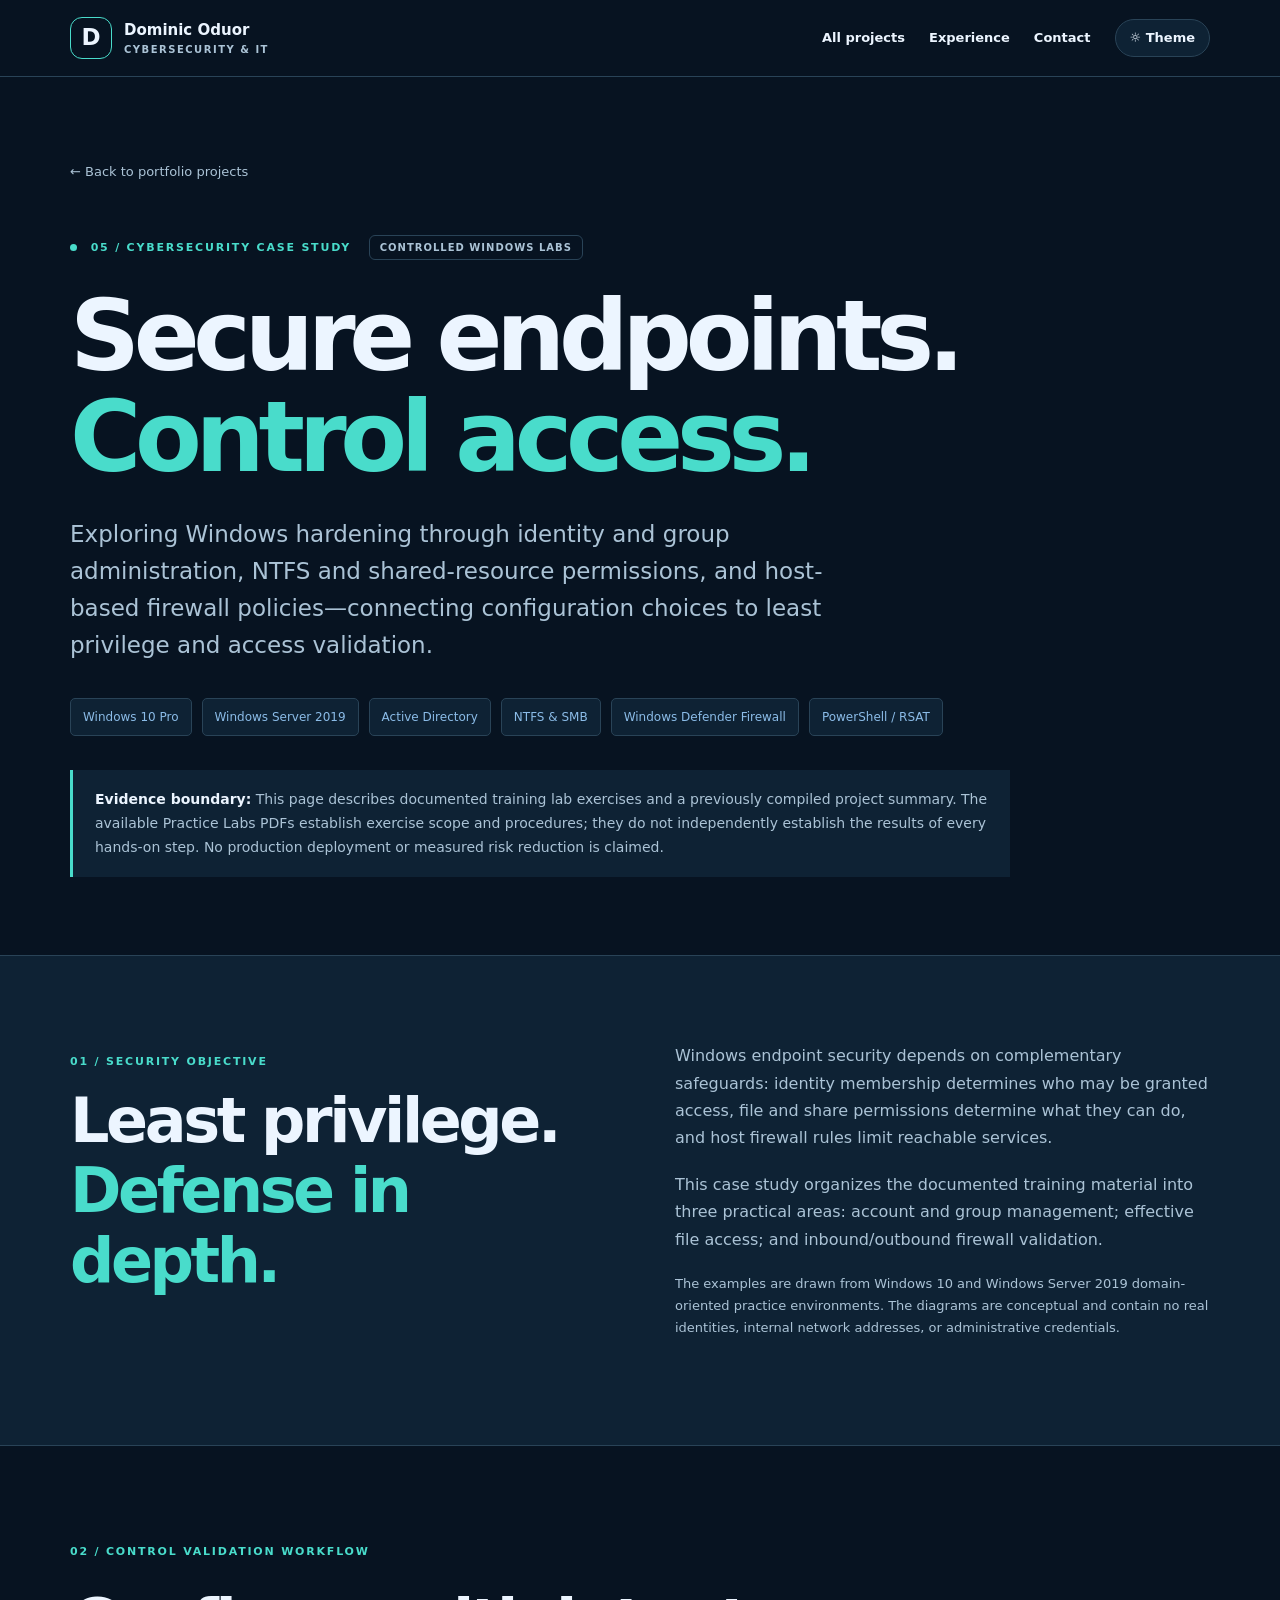
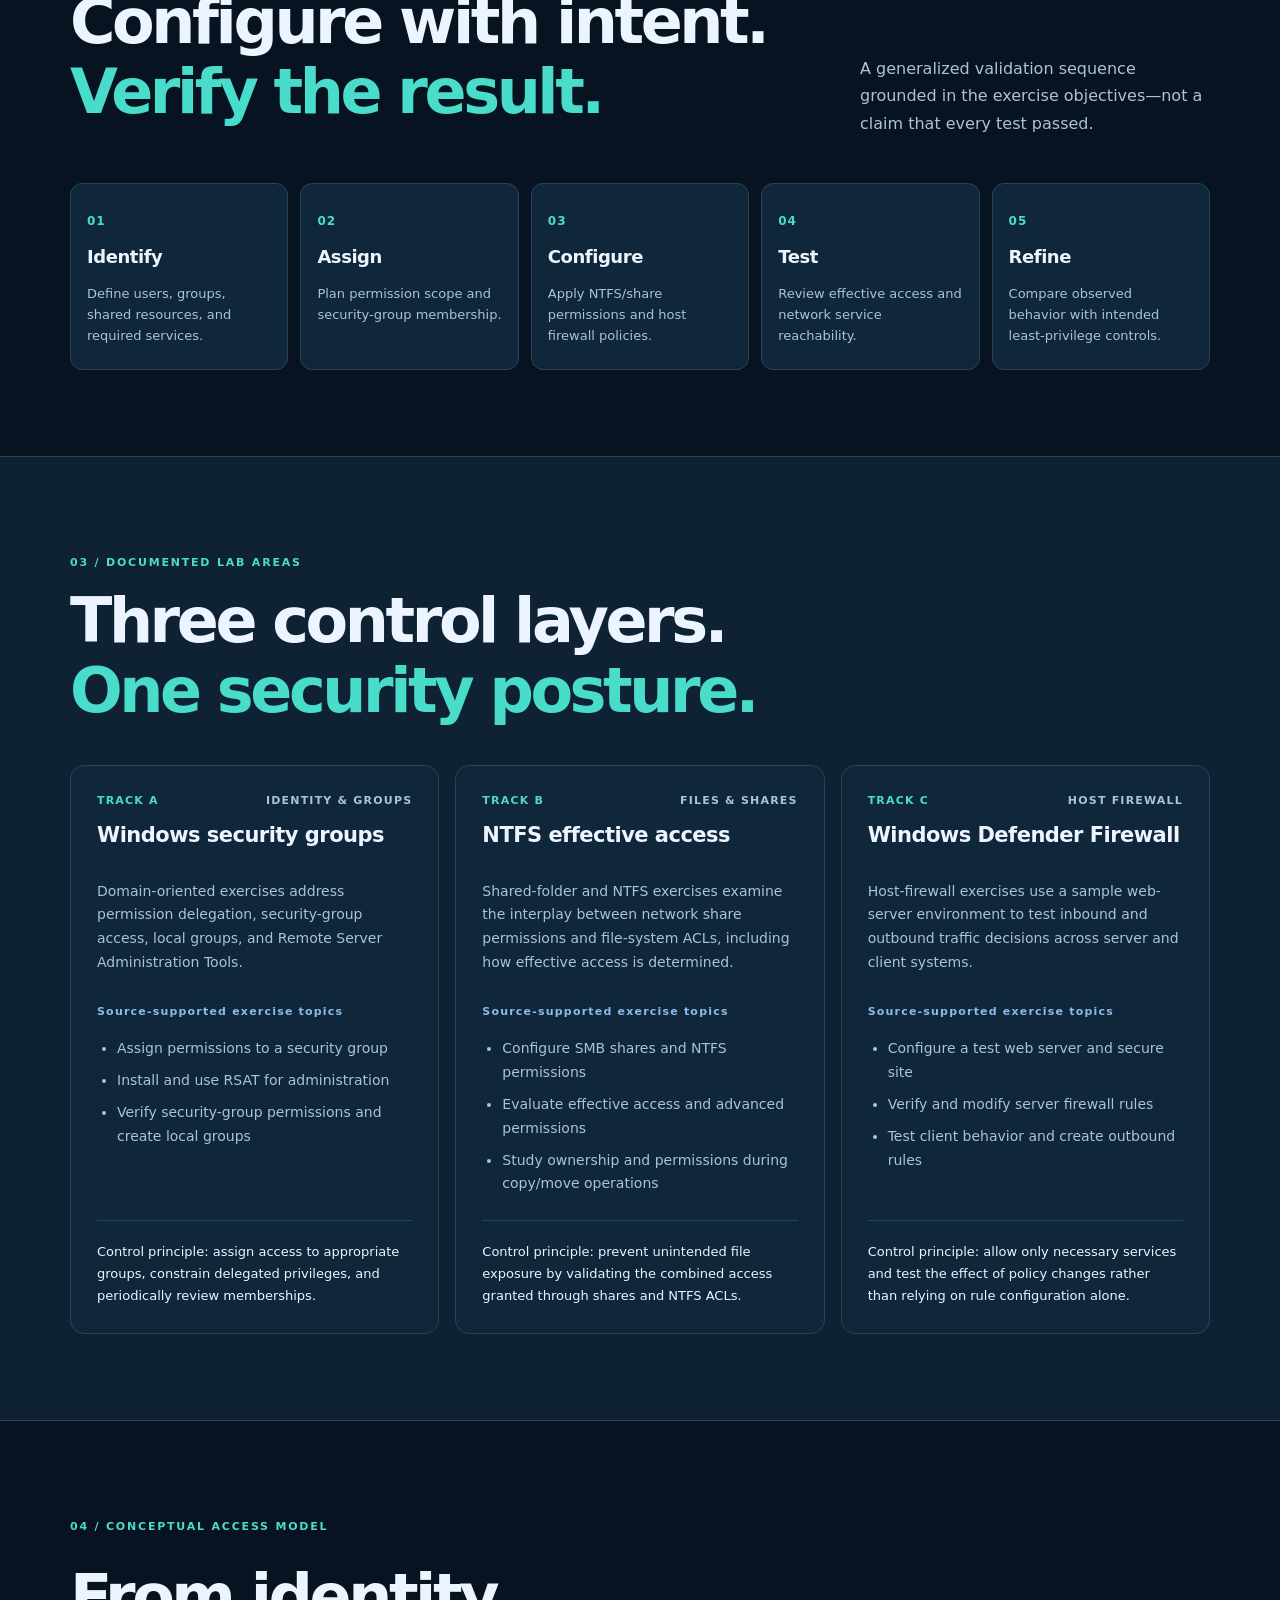
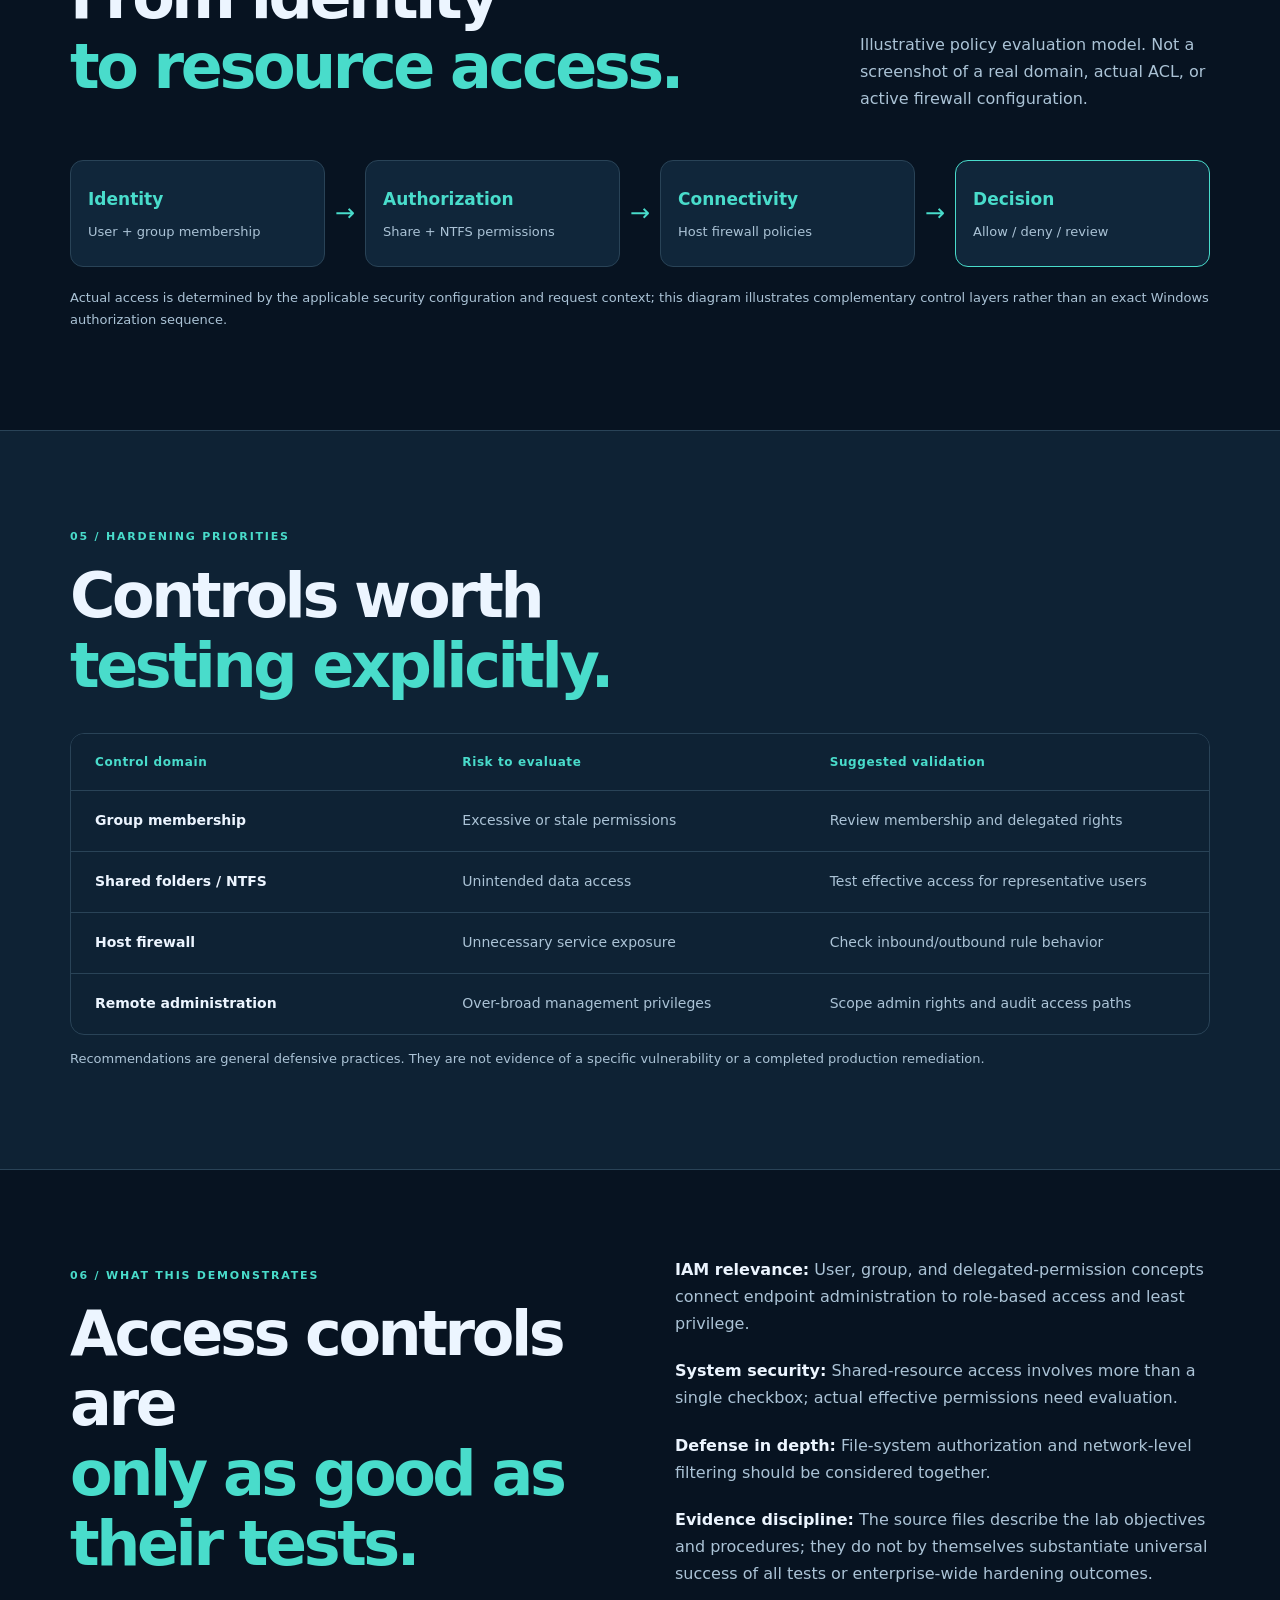
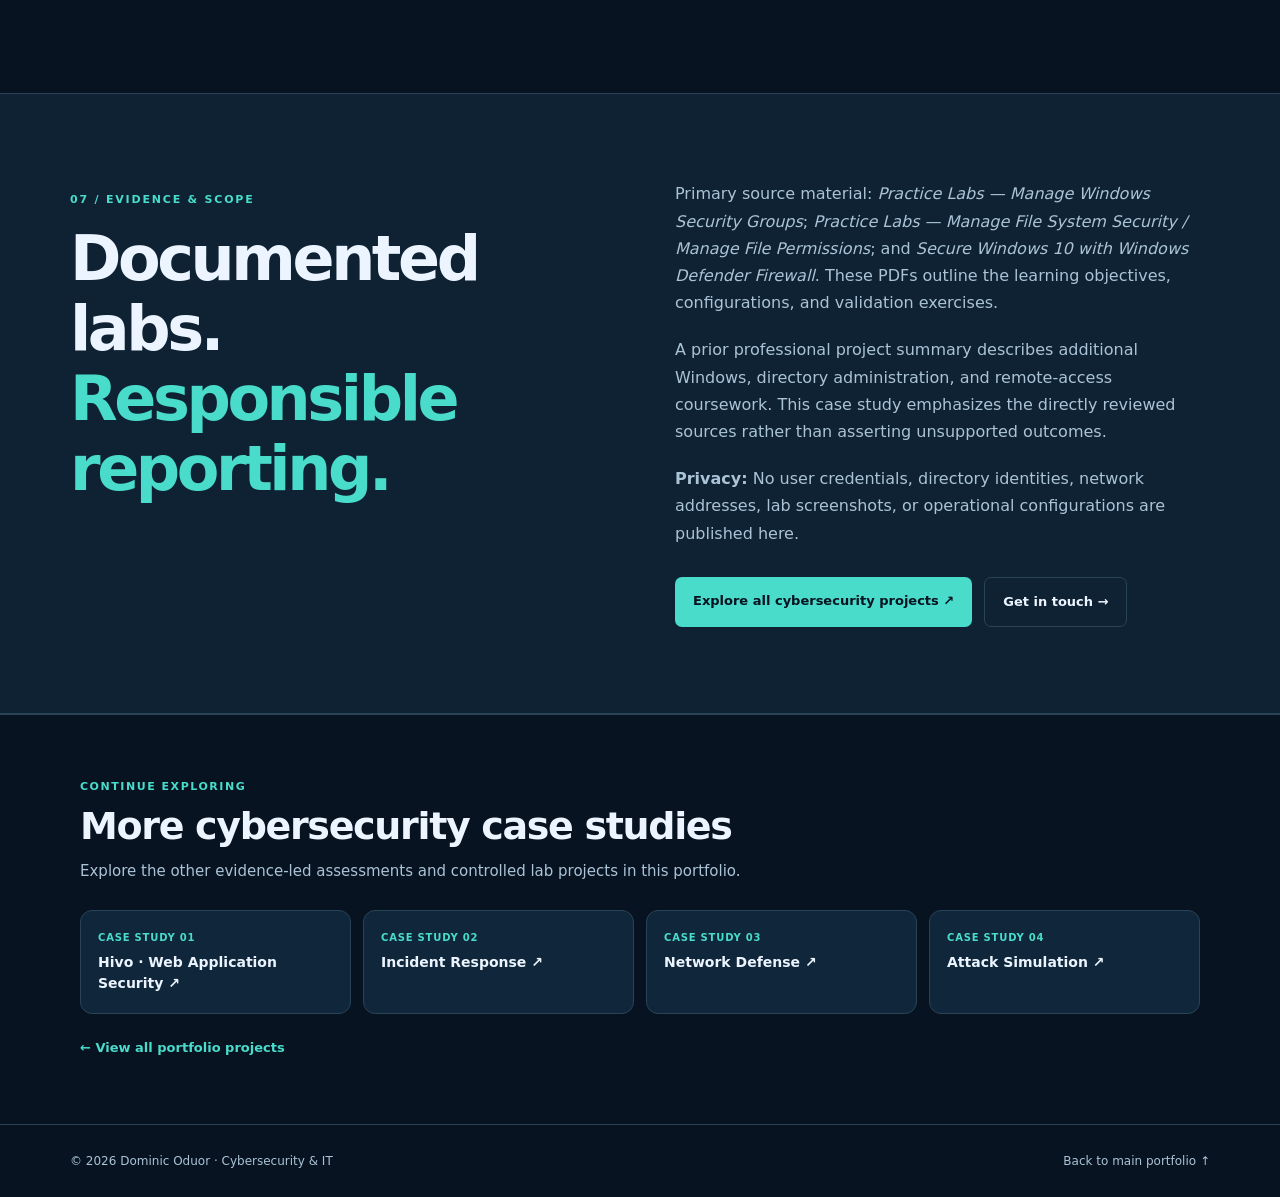
<file: projects/endpoint-security.html>
<!doctype html>
<html lang="en" data-theme="dark">
<head>
<meta charset="utf-8"><meta name="viewport" content="width=device-width,initial-scale=1">
<meta name="description" content="Windows endpoint security case study by Dominic Oduor: identity, NTFS access control, Windows Defender Firewall, and validation in academic labs.">
<title>Endpoint Security | Dominic Oduor — Cybersecurity &amp; IT</title>
<link rel="stylesheet" href="endpoint-security-detail.css">
<script>try{const t=localStorage.getItem('portfolio-theme');if(t==='light'||t==='dark')document.documentElement.dataset.theme=t;}catch(e){}</script>
<script>(function(){try{var t=localStorage.getItem('dominic-theme')||localStorage.getItem('dominic-portfolio-theme')||localStorage.getItem('portfolio-theme')||localStorage.getItem('theme');if(t==='light'||t==='dark')document.documentElement.dataset.theme=t;}catch(e){}})();</script><link rel="icon" type="image/svg+xml" href="../favicon.svg"><link rel="stylesheet" href="../assets/css/case-study-integration.css"></head>
<body>
<a class="skip" href="#main">Skip to content</a>
<header class="site-header"><div class="wrap header-inner"><a class="brand" href="../index.html"><span class="monogram">D</span><span>Dominic Oduor<small>CYBERSECURITY &amp; IT</small></span></a><nav aria-label="Main navigation"><a href="../index.html#projects">All projects</a><a href="../index.html#experience">Experience</a><a href="../index.html#contact">Contact</a><button class="theme-toggle" type="button" aria-label="Toggle color theme" id="themeButton">☼ <span>Theme</span></button></nav></div></header>
<main id="main">
<section class="hero wrap"><a class="back-link" href="../index.html#projects">← Back to portfolio projects</a><div class="eyebrow"><span class="dot"></span> 05 / CYBERSECURITY CASE STUDY <span class="tag">CONTROLLED WINDOWS LABS</span></div><h1>Secure endpoints.<br><em>Control access.</em></h1><p class="lede">Exploring Windows hardening through identity and group administration, NTFS and shared-resource permissions, and host-based firewall policies—connecting configuration choices to least privilege and access validation.</p><div class="pills"><span>Windows 10 Pro</span><span>Windows Server 2019</span><span>Active Directory</span><span>NTFS &amp; SMB</span><span>Windows Defender Firewall</span><span>PowerShell / RSAT</span></div><div class="hero-note"><strong>Evidence boundary:</strong> This page describes documented training lab exercises and a previously compiled project summary. The available Practice Labs PDFs establish exercise scope and procedures; they do not independently establish the results of every hands-on step. No production deployment or measured risk reduction is claimed.</div></section>
<section class="section alternate" id="overview"><div class="wrap split"><div><p class="section-label">01 / SECURITY OBJECTIVE</p><h2>Least privilege.<br><em>Defense in depth.</em></h2></div><div><p>Windows endpoint security depends on complementary safeguards: identity membership determines who may be granted access, file and share permissions determine what they can do, and host firewall rules limit reachable services.</p><p>This case study organizes the documented training material into three practical areas: account and group management; effective file access; and inbound/outbound firewall validation.</p><p class="muted">The examples are drawn from Windows 10 and Windows Server 2019 domain-oriented practice environments. The diagrams are conceptual and contain no real identities, internal network addresses, or administrative credentials.</p></div></div></section>
<section class="section wrap" id="workflow"><p class="section-label">02 / CONTROL VALIDATION WORKFLOW</p><div class="section-heading"><h2>Configure with intent.<br><em>Verify the result.</em></h2><p>A generalized validation sequence grounded in the exercise objectives—not a claim that every test passed.</p></div><div class="workflow"><div class="step"><b>01</b><h3>Identify</h3><p>Define users, groups, shared resources, and required services.</p></div><div class="step"><b>02</b><h3>Assign</h3><p>Plan permission scope and security-group membership.</p></div><div class="step"><b>03</b><h3>Configure</h3><p>Apply NTFS/share permissions and host firewall policies.</p></div><div class="step"><b>04</b><h3>Test</h3><p>Review effective access and network service reachability.</p></div><div class="step"><b>05</b><h3>Refine</h3><p>Compare observed behavior with intended least-privilege controls.</p></div></div></section>
<section class="section alternate" id="evidence"><div class="wrap"><p class="section-label">03 / DOCUMENTED LAB AREAS</p><h2>Three control layers.<br><em>One security posture.</em></h2><div class="track-grid">
<article class="track"><div class="track-top"><span>TRACK A</span><span>IDENTITY &amp; GROUPS</span></div><h3>Windows security groups</h3><p>Domain-oriented exercises address permission delegation, security-group access, local groups, and Remote Server Administration Tools.</p><div class="micro-title">Source-supported exercise topics</div><ul><li>Assign permissions to a security group</li><li>Install and use RSAT for administration</li><li>Verify security-group permissions and create local groups</li></ul><div class="defense">Control principle: assign access to appropriate groups, constrain delegated privileges, and periodically review memberships.</div></article>
<article class="track"><div class="track-top"><span>TRACK B</span><span>FILES &amp; SHARES</span></div><h3>NTFS effective access</h3><p>Shared-folder and NTFS exercises examine the interplay between network share permissions and file-system ACLs, including how effective access is determined.</p><div class="micro-title">Source-supported exercise topics</div><ul><li>Configure SMB shares and NTFS permissions</li><li>Evaluate effective access and advanced permissions</li><li>Study ownership and permissions during copy/move operations</li></ul><div class="defense">Control principle: prevent unintended file exposure by validating the combined access granted through shares and NTFS ACLs.</div></article>
<article class="track"><div class="track-top"><span>TRACK C</span><span>HOST FIREWALL</span></div><h3>Windows Defender Firewall</h3><p>Host-firewall exercises use a sample web-server environment to test inbound and outbound traffic decisions across server and client systems.</p><div class="micro-title">Source-supported exercise topics</div><ul><li>Configure a test web server and secure site</li><li>Verify and modify server firewall rules</li><li>Test client behavior and create outbound rules</li></ul><div class="defense">Control principle: allow only necessary services and test the effect of policy changes rather than relying on rule configuration alone.</div></article>
</div></div></section>
<section class="section wrap" id="model"><p class="section-label">04 / CONCEPTUAL ACCESS MODEL</p><div class="section-heading"><h2>From identity<br><em>to resource access.</em></h2><p>Illustrative policy evaluation model. Not a screenshot of a real domain, actual ACL, or active firewall configuration.</p></div><div class="access-model" role="img" aria-label="Conceptual access evaluation: user account, security group, NTFS and share permissions, firewall policy, resource access decision"><div class="model-node"><strong>Identity</strong><span>User + group membership</span></div><div class="model-arrow" aria-hidden="true">→</div><div class="model-node"><strong>Authorization</strong><span>Share + NTFS permissions</span></div><div class="model-arrow" aria-hidden="true">→</div><div class="model-node"><strong>Connectivity</strong><span>Host firewall policies</span></div><div class="model-arrow" aria-hidden="true">→</div><div class="model-node selected"><strong>Decision</strong><span>Allow / deny / review</span></div></div><p class="footnote">Actual access is determined by the applicable security configuration and request context; this diagram illustrates complementary control layers rather than an exact Windows authorization sequence.</p></section>
<section class="section alternate" id="controls"><div class="wrap"><p class="section-label">05 / HARDENING PRIORITIES</p><h2>Controls worth<br><em>testing explicitly.</em></h2><div class="mapping" role="table" aria-label="Endpoint control domains, risks, and suggested validation"><div class="mapping-head" role="row"><span role="columnheader">Control domain</span><span role="columnheader">Risk to evaluate</span><span role="columnheader">Suggested validation</span></div><div class="mapping-row" role="row"><span role="cell">Group membership</span><span role="cell">Excessive or stale permissions</span><span role="cell">Review membership and delegated rights</span></div><div class="mapping-row" role="row"><span role="cell">Shared folders / NTFS</span><span role="cell">Unintended data access</span><span role="cell">Test effective access for representative users</span></div><div class="mapping-row" role="row"><span role="cell">Host firewall</span><span role="cell">Unnecessary service exposure</span><span role="cell">Check inbound/outbound rule behavior</span></div><div class="mapping-row" role="row"><span role="cell">Remote administration</span><span role="cell">Over-broad management privileges</span><span role="cell">Scope admin rights and audit access paths</span></div></div><p class="footnote">Recommendations are general defensive practices. They are not evidence of a specific vulnerability or a completed production remediation.</p></div></section>
<section class="section wrap" id="outcomes"><div class="split"><div><p class="section-label">06 / WHAT THIS DEMONSTRATES</p><h2>Access controls are<br><em>only as good as their tests.</em></h2></div><div class="takeaways"><p><strong>IAM relevance:</strong> User, group, and delegated-permission concepts connect endpoint administration to role-based access and least privilege.</p><p><strong>System security:</strong> Shared-resource access involves more than a single checkbox; actual effective permissions need evaluation.</p><p><strong>Defense in depth:</strong> File-system authorization and network-level filtering should be considered together.</p><p><strong>Evidence discipline:</strong> The source files describe the lab objectives and procedures; they do not by themselves substantiate universal success of all tests or enterprise-wide hardening outcomes.</p></div></div></section>
<section class="section alternate" id="sources"><div class="wrap split"><div><p class="section-label">07 / EVIDENCE &amp; SCOPE</p><h2>Documented labs.<br><em>Responsible reporting.</em></h2></div><div><p>Primary source material: <i>Practice Labs — Manage Windows Security Groups</i>; <i>Practice Labs — Manage File System Security / Manage File Permissions</i>; and <i>Secure Windows 10 with Windows Defender Firewall</i>. These PDFs outline the learning objectives, configurations, and validation exercises.</p><p>A prior professional project summary describes additional Windows, directory administration, and remote-access coursework. This case study emphasizes the directly reviewed sources rather than asserting unsupported outcomes.</p><p><strong>Privacy:</strong> No user credentials, directory identities, network addresses, lab screenshots, or operational configurations are published here.</p><div class="actions"><a class="primary" href="../index.html#projects">Explore all cybersecurity projects ↗</a><a class="secondary" href="../index.html#contact">Get in touch →</a></div></div></div></section>
<section class="related-cases" aria-labelledby="related-cases-heading"><div class="related-cases__inner"><p class="related-cases__eyebrow">CONTINUE EXPLORING</p><h2 id="related-cases-heading">More cybersecurity case studies</h2><p class="related-cases__intro">Explore the other evidence-led assessments and controlled lab projects in this portfolio.</p><div class="related-cases__grid"><a class="related-cases__card" href="hivo.html"><small>CASE STUDY 01</small>Hivo · Web Application Security ↗</a><a class="related-cases__card" href="incident-response.html"><small>CASE STUDY 02</small>Incident Response ↗</a><a class="related-cases__card" href="network-defense.html"><small>CASE STUDY 03</small>Network Defense ↗</a><a class="related-cases__card" href="attack-simulation.html"><small>CASE STUDY 04</small>Attack Simulation ↗</a></div><a class="related-cases__home" href="../index.html#projects">← View all portfolio projects</a></div></section></main><footer><div class="wrap footer-inner"><span>© <span id="year">2026</span> Dominic Oduor · Cybersecurity &amp; IT</span><a href="../index.html">Back to main portfolio ↑</a></div></footer>
<script>(function(){
  var root=document.documentElement;
  var btn=document.getElementById('themeToggle')||document.getElementById('themeButton');
  var year=document.getElementById('year');
  if(year)year.textContent=new Date().getFullYear();
  function setTheme(value){
    var t=value==='light'?'light':'dark';root.dataset.theme=t;
    if(btn){
      btn.setAttribute('aria-pressed',String(t==='light'));
      btn.setAttribute('aria-label','Switch to '+(t==='dark'?'light':'dark')+' theme');
      var span=btn.querySelector('span');
      if(btn.id==='themeToggle' && span && /Light|Dark/.test(span.textContent.trim()))span.textContent=t==='light'?'Light':'Dark';
    }
  }
  setTheme(root.dataset.theme);
  if(btn)btn.addEventListener('click',function(){
    var t=root.dataset.theme==='dark'?'light':'dark';setTheme(t);
    try{localStorage.setItem('dominic-theme',t);}catch(e){}
  });
})();</script>
</body></html>
</file>
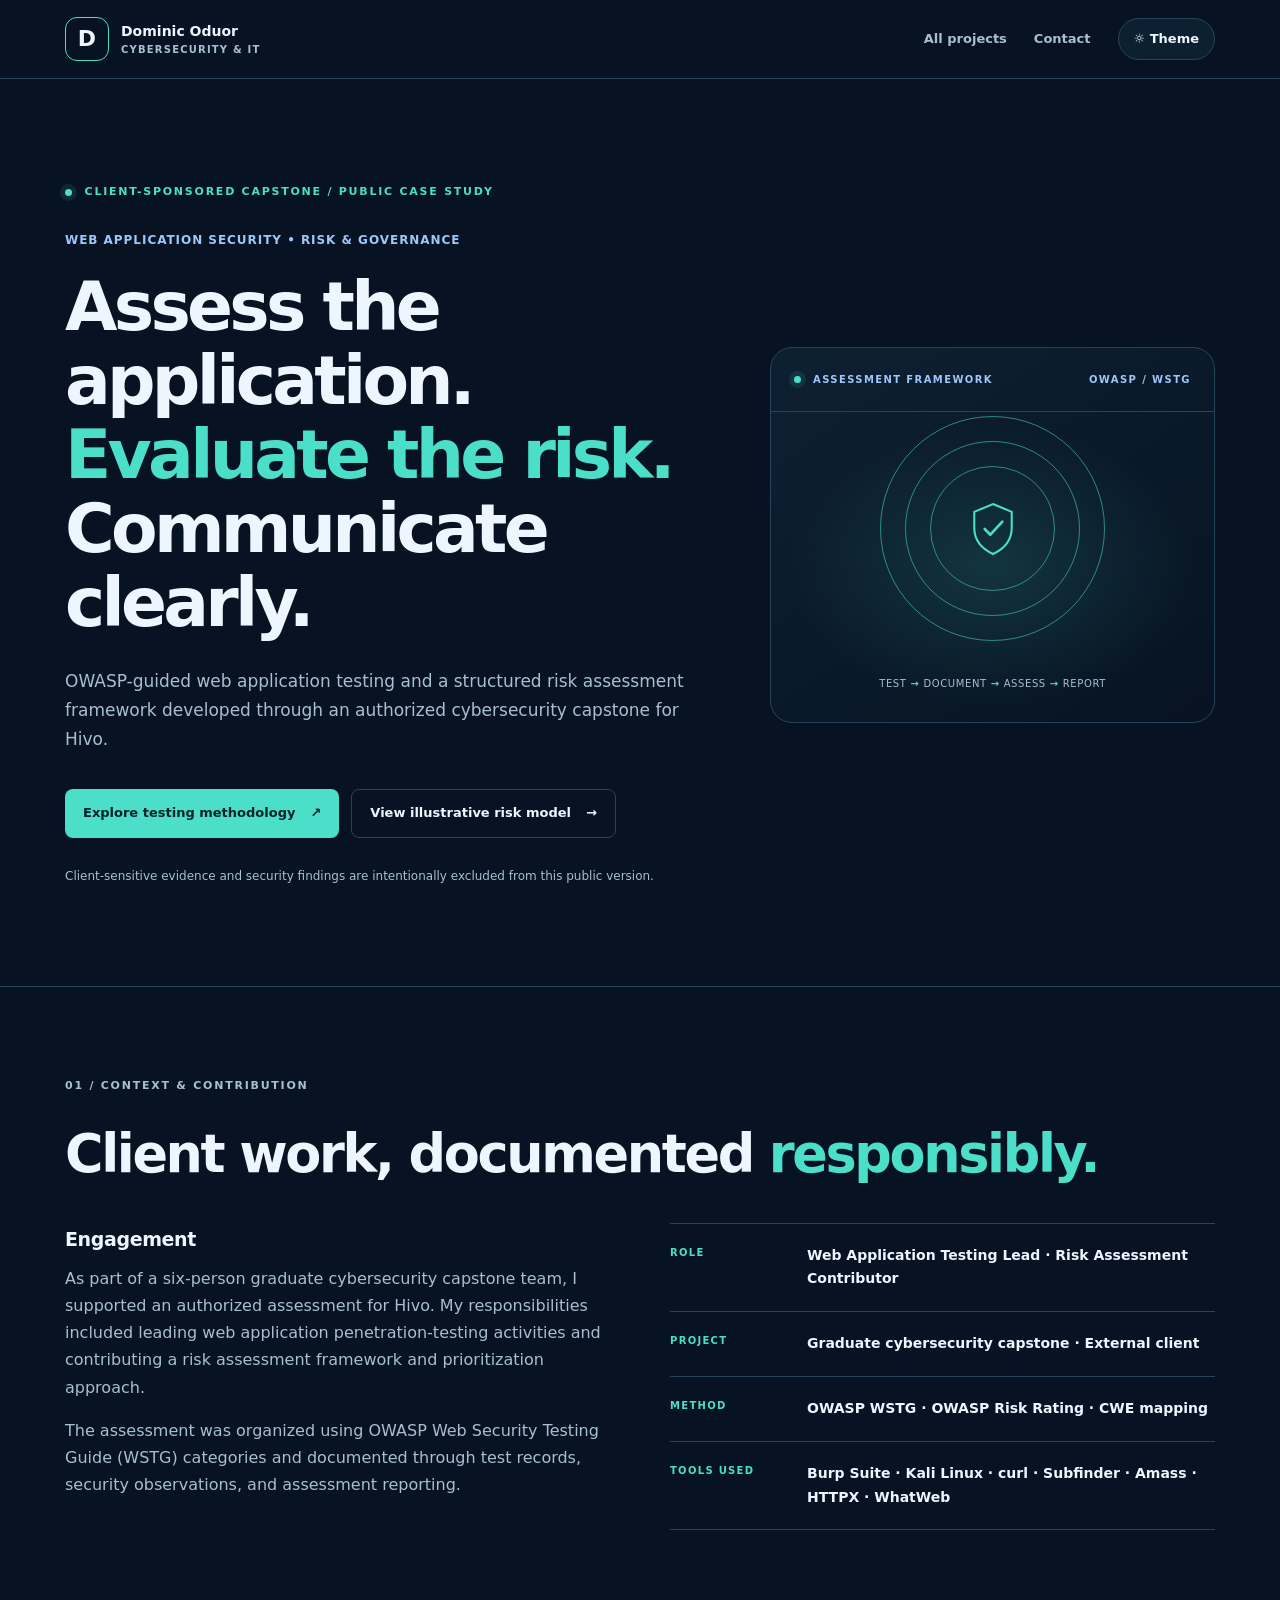
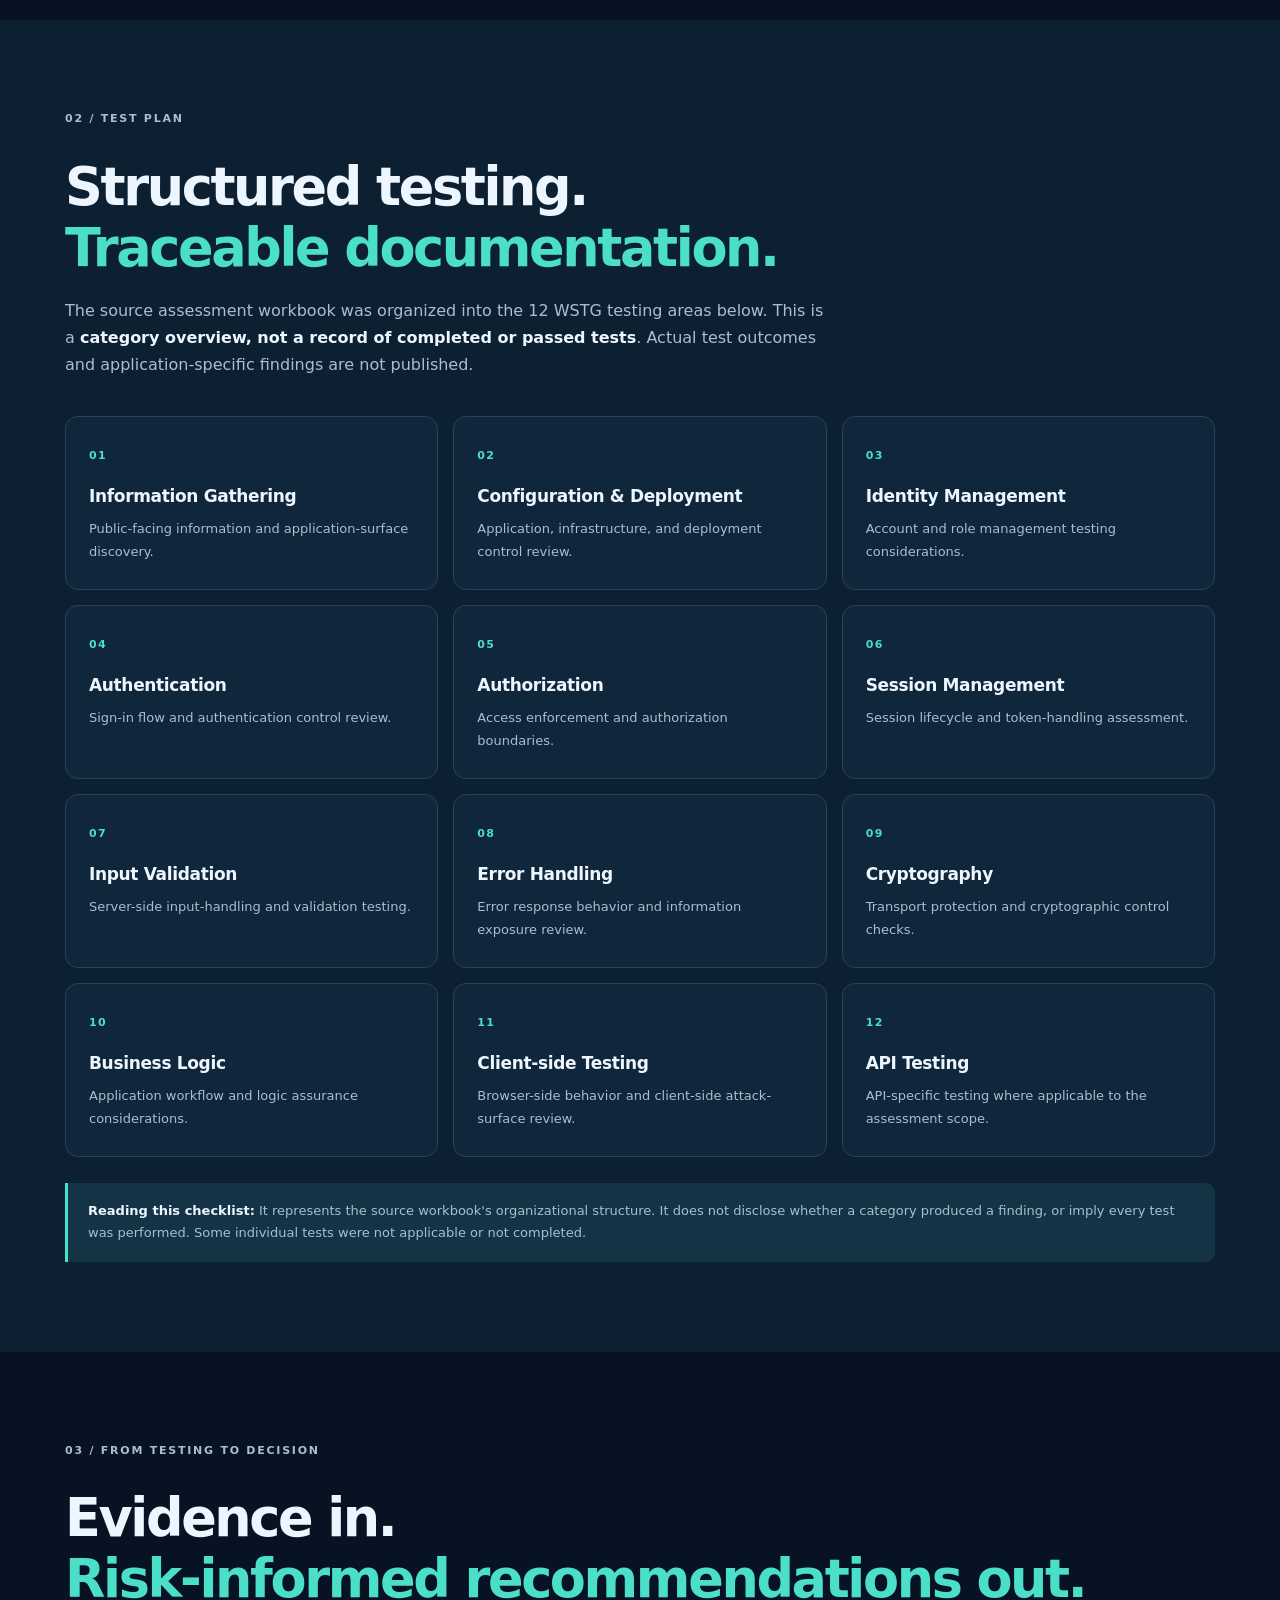
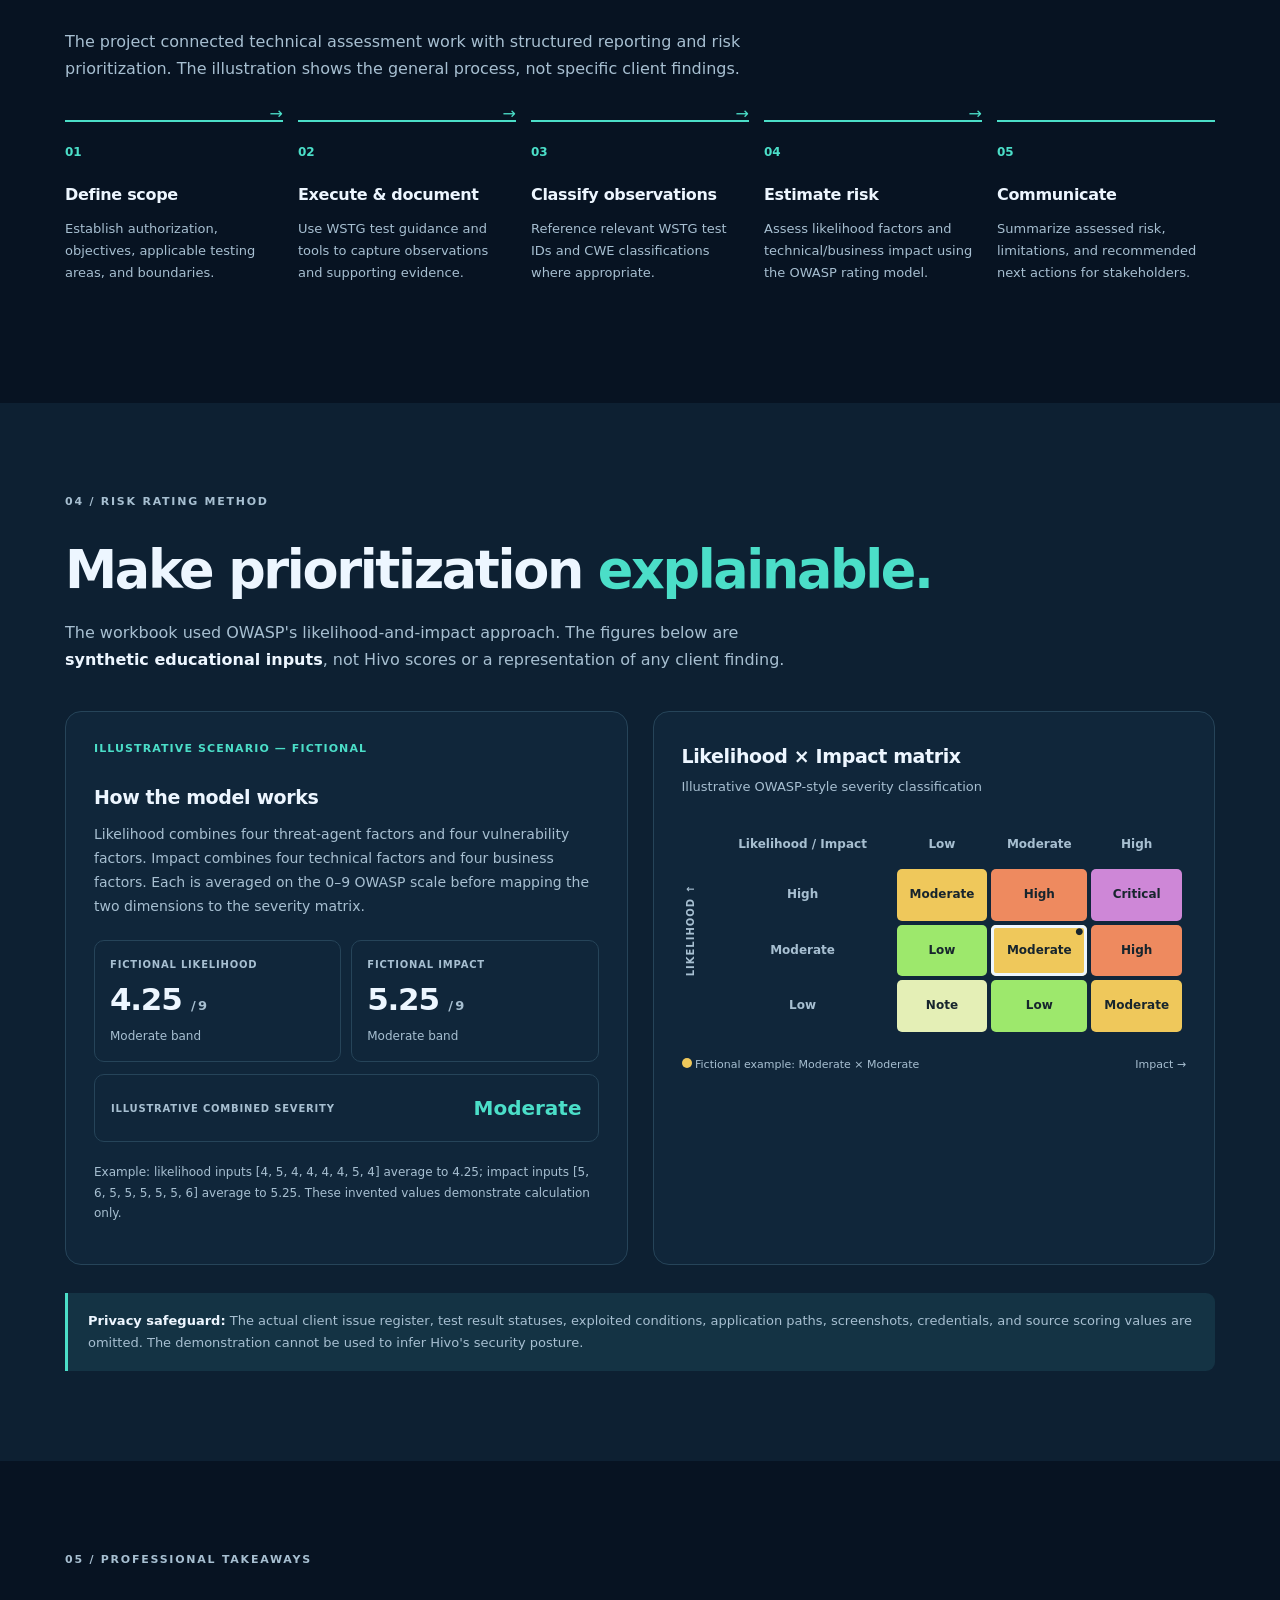
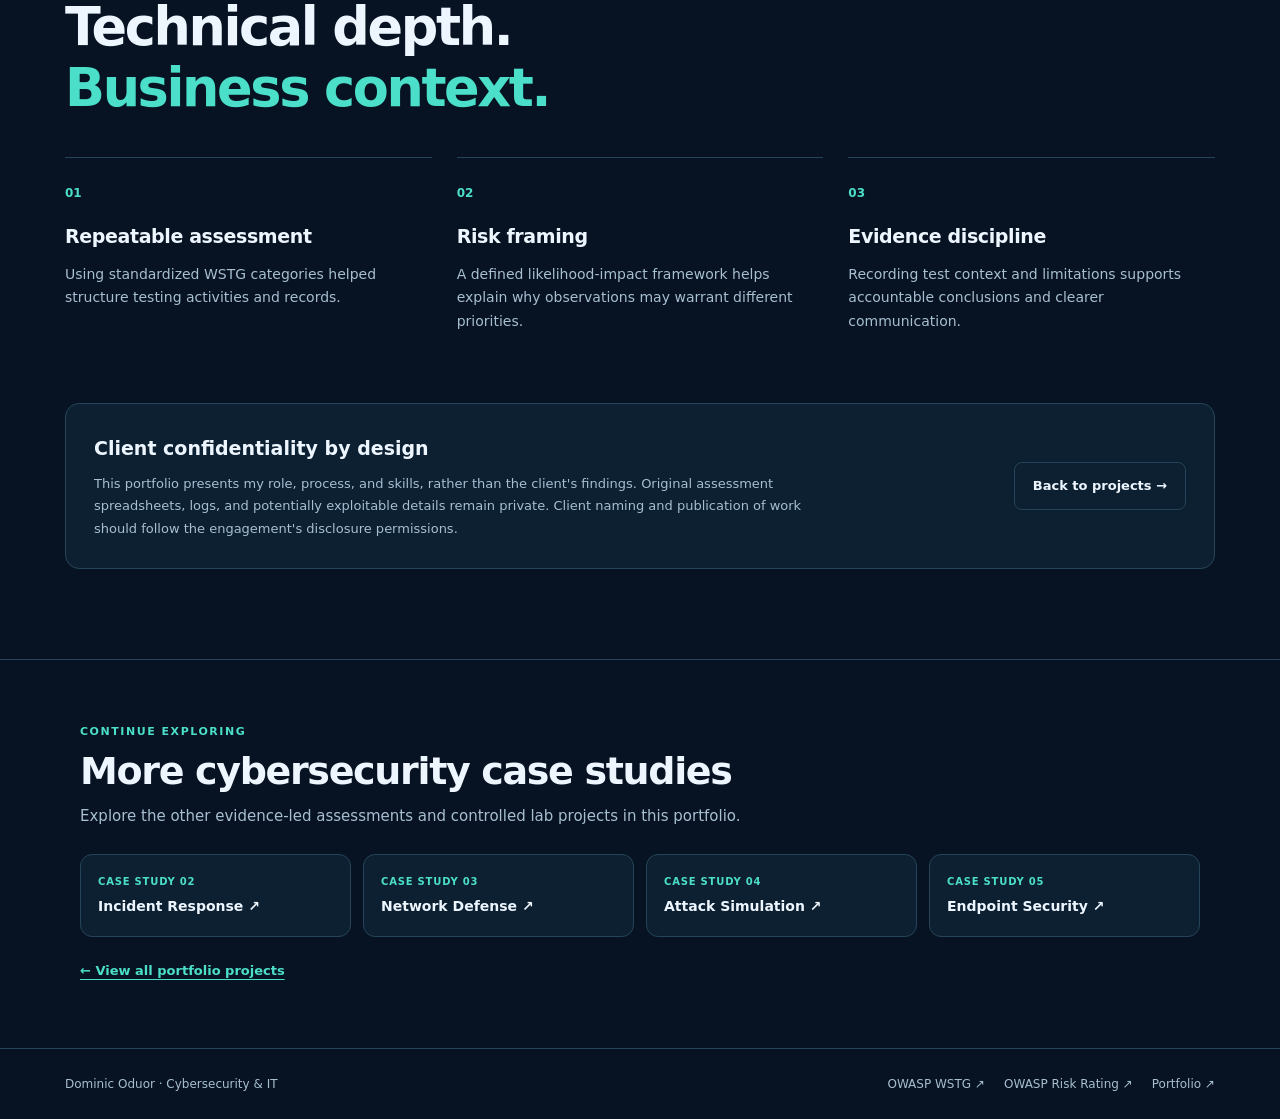
<file: projects/hivo.html>
<!doctype html>
<html lang="en"><head><meta charset="utf-8"><meta name="viewport" content="width=device-width, initial-scale=1"><meta name="color-scheme" content="dark light"><meta name="description" content="Public-safe case study: OWASP WSTG-guided web application security assessment, documentation, and illustrative risk rating for a client-sponsored cybersecurity capstone."><title>Hivo | Security Assessment & Risk Evaluation — Dominic Oduor</title><link rel="stylesheet" href="hivo-detail.css"><script>(function(){try{var t=localStorage.getItem('dominic-theme')||localStorage.getItem('dominic-portfolio-theme')||localStorage.getItem('portfolio-theme')||localStorage.getItem('theme');if(t==='light'||t==='dark')document.documentElement.dataset.theme=t;}catch(e){}})();</script><link rel="icon" type="image/svg+xml" href="../favicon.svg"><link rel="stylesheet" href="../assets/css/case-study-integration.css"></head>
<body><a class="skip" href="#main">Skip to content</a>
<header class="topbar"><div class="container navline"><a class="identity" href="../index.html" aria-label="Return to Dominic Oduor portfolio"><span class="mark">D</span><span><strong>Dominic Oduor</strong><small>CYBERSECURITY & IT</small></span></a><nav aria-label="Project navigation"><a href="../index.html#projects">All projects</a><a href="../index.html#contact">Contact</a><button id="themeToggle" type="button" aria-label="Toggle light and dark theme" aria-pressed="false">☼ <span>Theme</span></button></nav></div></header>
<main id="main">
<section class="hero container"><div class="hero-text"><p class="overline"><span class="pulse"></span> CLIENT-SPONSORED CAPSTONE / PUBLIC CASE STUDY</p><p class="tagline">WEB APPLICATION SECURITY • RISK & GOVERNANCE</p><h1>Assess the application.<br><em>Evaluate the risk.</em><br>Communicate clearly.</h1><p class="lead">OWASP-guided web application testing and a structured risk assessment framework developed through an authorized cybersecurity capstone for Hivo.</p><div class="hero-ctas"><a class="btn primary" href="#checklist">Explore testing methodology <span aria-hidden="true">↗</span></a><a class="btn secondary" href="#risk">View illustrative risk model <span aria-hidden="true">→</span></a></div><div class="smallprint">Client-sensitive evidence and security findings are intentionally excluded from this public version.</div></div><div class="hero-panel" aria-label="Assessment workflow overview"><div class="panel-head"><span><i class="dot"></i> ASSESSMENT FRAMEWORK</span><span>OWASP / WSTG</span></div><div class="panel-core"><div class="circle c1"><div class="circle c2"><div class="circle c3"><svg viewBox="0 0 100 110" role="img" aria-label="Shield icon"><path d="M50 7 86 22v31c0 25-17 41-36 50C31 94 14 78 14 53V22L50 7Z" fill="none" stroke="currentColor" stroke-width="4"/><path d="m34 55 11 11 23-25" fill="none" stroke="currentColor" stroke-width="5" stroke-linecap="round" stroke-linejoin="round"/></svg></div></div></div><div class="panel-steps"><span>TEST</span><b>→</b><span>DOCUMENT</span><b>→</b><span>ASSESS</span><b>→</b><span>REPORT</span></div></div></section>
<div class="rule"></div>
<section class="section container" id="overview"><div class="section-head"><p class="overline">01 / CONTEXT & CONTRIBUTION</p><h2>Client work, documented <em>responsibly.</em></h2></div><div class="twocol"><div class="content-block"><h3>Engagement</h3><p>As part of a six-person graduate cybersecurity capstone team, I supported an authorized assessment for Hivo. My responsibilities included leading web application penetration-testing activities and contributing a risk assessment framework and prioritization approach.</p><p>The assessment was organized using OWASP Web Security Testing Guide (WSTG) categories and documented through test records, security observations, and assessment reporting.</p></div><div class="facts"><div><span>ROLE</span><strong>Web Application Testing Lead · Risk Assessment Contributor</strong></div><div><span>PROJECT</span><strong>Graduate cybersecurity capstone · External client</strong></div><div><span>METHOD</span><strong>OWASP WSTG · OWASP Risk Rating · CWE mapping</strong></div><div><span>TOOLS USED</span><strong>Burp Suite · Kali Linux · curl · Subfinder · Amass · HTTPX · WhatWeb</strong></div></div></div></section>
<section class="section muted-section" id="checklist"><div class="container"><div class="section-head"><p class="overline">02 / TEST PLAN</p><h2>Structured testing.<br><em>Traceable documentation.</em></h2><p class="section-intro">The source assessment workbook was organized into the 12 WSTG testing areas below. This is a <strong>category overview, not a record of completed or passed tests</strong>. Actual test outcomes and application-specific findings are not published.</p></div><div class="check-grid" aria-label="OWASP testing category overview">
<article class="check-card"><span class="n">01</span><h3>Information Gathering</h3><p>Public-facing information and application-surface discovery.</p></article>
<article class="check-card"><span class="n">02</span><h3>Configuration & Deployment</h3><p>Application, infrastructure, and deployment control review.</p></article>
<article class="check-card"><span class="n">03</span><h3>Identity Management</h3><p>Account and role management testing considerations.</p></article>
<article class="check-card"><span class="n">04</span><h3>Authentication</h3><p>Sign-in flow and authentication control review.</p></article>
<article class="check-card"><span class="n">05</span><h3>Authorization</h3><p>Access enforcement and authorization boundaries.</p></article>
<article class="check-card"><span class="n">06</span><h3>Session Management</h3><p>Session lifecycle and token-handling assessment.</p></article>
<article class="check-card"><span class="n">07</span><h3>Input Validation</h3><p>Server-side input-handling and validation testing.</p></article>
<article class="check-card"><span class="n">08</span><h3>Error Handling</h3><p>Error response behavior and information exposure review.</p></article>
<article class="check-card"><span class="n">09</span><h3>Cryptography</h3><p>Transport protection and cryptographic control checks.</p></article>
<article class="check-card"><span class="n">10</span><h3>Business Logic</h3><p>Application workflow and logic assurance considerations.</p></article>
<article class="check-card"><span class="n">11</span><h3>Client-side Testing</h3><p>Browser-side behavior and client-side attack-surface review.</p></article>
<article class="check-card"><span class="n">12</span><h3>API Testing</h3><p>API-specific testing where applicable to the assessment scope.</p></article>
</div><div class="context-note"><strong>Reading this checklist:</strong> It represents the source workbook's organizational structure. It does not disclose whether a category produced a finding, or imply every test was performed. Some individual tests were not applicable or not completed.</div></div></section>
<section class="section container" id="workflow"><div class="section-head"><p class="overline">03 / FROM TESTING TO DECISION</p><h2>Evidence in.<br><em>Risk-informed recommendations out.</em></h2><p class="section-intro">The project connected technical assessment work with structured reporting and risk prioritization. The illustration shows the general process, not specific client findings.</p></div><ol class="flow-grid"><li><div class="flow-no">01</div><h3>Define scope</h3><p>Establish authorization, objectives, applicable testing areas, and boundaries.</p></li><li><div class="flow-no">02</div><h3>Execute & document</h3><p>Use WSTG test guidance and tools to capture observations and supporting evidence.</p></li><li><div class="flow-no">03</div><h3>Classify observations</h3><p>Reference relevant WSTG test IDs and CWE classifications where appropriate.</p></li><li><div class="flow-no">04</div><h3>Estimate risk</h3><p>Assess likelihood factors and technical/business impact using the OWASP rating model.</p></li><li><div class="flow-no">05</div><h3>Communicate</h3><p>Summarize assessed risk, limitations, and recommended next actions for stakeholders.</p></li></ol></section>
<section class="section muted-section" id="risk"><div class="container"><div class="section-head"><p class="overline">04 / RISK RATING METHOD</p><h2>Make prioritization <em>explainable.</em></h2><p class="section-intro">The workbook used OWASP's likelihood-and-impact approach. The figures below are <strong>synthetic educational inputs</strong>, not Hivo scores or a representation of any client finding.</p></div><div class="risk-grid"><div class="risk-copy"><div class="sample-label">ILLUSTRATIVE SCENARIO — FICTIONAL</div><h3>How the model works</h3><p>Likelihood combines four threat-agent factors and four vulnerability factors. Impact combines four technical factors and four business factors. Each is averaged on the 0–9 OWASP scale before mapping the two dimensions to the severity matrix.</p><div class="metric-pair"><div class="metric"><span>FICTIONAL LIKELIHOOD</span><strong>4.25 <small>/ 9</small></strong><p>Moderate band</p></div><div class="metric"><span>FICTIONAL IMPACT</span><strong>5.25 <small>/ 9</small></strong><p>Moderate band</p></div></div><div class="severity"><span>ILLUSTRATIVE COMBINED SEVERITY</span><strong>Moderate</strong></div><p class="footnote">Example: likelihood inputs [4, 5, 4, 4, 4, 4, 5, 4] average to 4.25; impact inputs [5, 6, 5, 5, 5, 5, 5, 6] average to 5.25. These invented values demonstrate calculation only.</p></div><div class="matrix-wrap"><h3>Likelihood × Impact matrix</h3><p class="matrix-sub">Illustrative OWASP-style severity classification</p><div class="matrix-layout"><div class="y-label">LIKELIHOOD ↑</div><table class="risk-matrix"><caption class="sr-only">Risk matrix with likelihood rows and impact columns, illustrative Moderate likelihood and Moderate impact highlighted</caption><thead><tr><th scope="col">Likelihood / Impact</th><th scope="col">Low</th><th scope="col">Moderate</th><th scope="col">High</th></tr></thead><tbody><tr><th scope="row">High</th><td class="moderate">Moderate</td><td class="high">High</td><td class="critical">Critical</td></tr><tr><th scope="row">Moderate</th><td class="low">Low</td><td class="moderate selected">Moderate <span class="sr-only">illustrative selected example</span><span class="star" aria-hidden="true">●</span></td><td class="high">High</td></tr><tr><th scope="row">Low</th><td class="note-level">Note</td><td class="low">Low</td><td class="moderate">Moderate</td></tr></tbody></table></div><div class="matrix-key"><span><i class="legend-dot selected-dot"></i> Fictional example: Moderate × Moderate</span><span>Impact →</span></div></div></div><div class="context-note risk-safety"><strong>Privacy safeguard:</strong> The actual client issue register, test result statuses, exploited conditions, application paths, screenshots, credentials, and source scoring values are omitted. The demonstration cannot be used to infer Hivo's security posture.</div></div></section>
<section class="section container" id="outcomes"><div class="section-head"><p class="overline">05 / PROFESSIONAL TAKEAWAYS</p><h2>Technical depth.<br><em>Business context.</em></h2></div><div class="takeaways"><div><b>01</b><h3>Repeatable assessment</h3><p>Using standardized WSTG categories helped structure testing activities and records.</p></div><div><b>02</b><h3>Risk framing</h3><p>A defined likelihood-impact framework helps explain why observations may warrant different priorities.</p></div><div><b>03</b><h3>Evidence discipline</h3><p>Recording test context and limitations supports accountable conclusions and clearer communication.</p></div></div><div class="safe-box"><div><strong>Client confidentiality by design</strong><p>This portfolio presents my role, process, and skills, rather than the client's findings. Original assessment spreadsheets, logs, and potentially exploitable details remain private. Client naming and publication of work should follow the engagement's disclosure permissions.</p></div><a href="../index.html#projects" class="btn secondary">Back to projects →</a></div></section>
<section class="related-cases" aria-labelledby="related-cases-heading"><div class="related-cases__inner"><p class="related-cases__eyebrow">CONTINUE EXPLORING</p><h2 id="related-cases-heading">More cybersecurity case studies</h2><p class="related-cases__intro">Explore the other evidence-led assessments and controlled lab projects in this portfolio.</p><div class="related-cases__grid"><a class="related-cases__card" href="incident-response.html"><small>CASE STUDY 02</small>Incident Response ↗</a><a class="related-cases__card" href="network-defense.html"><small>CASE STUDY 03</small>Network Defense ↗</a><a class="related-cases__card" href="attack-simulation.html"><small>CASE STUDY 04</small>Attack Simulation ↗</a><a class="related-cases__card" href="endpoint-security.html"><small>CASE STUDY 05</small>Endpoint Security ↗</a></div><a class="related-cases__home" href="../index.html#projects">← View all portfolio projects</a></div></section></main><footer class="footer"><div class="container footrow"><span>Dominic Oduor · Cybersecurity & IT</span><div><a href="https://owasp.org/www-project-web-security-testing-guide/" target="_blank" rel="noopener noreferrer">OWASP WSTG ↗</a><a href="https://owasp.org/www-community/OWASP_Risk_Rating_Methodology" target="_blank" rel="noopener noreferrer">OWASP Risk Rating ↗</a><a href="../index.html">Portfolio ↗</a></div></div></footer>
<script>(function(){
  var root=document.documentElement;
  var btn=document.getElementById('themeToggle')||document.getElementById('themeButton');
  var year=document.getElementById('year');
  if(year)year.textContent=new Date().getFullYear();
  function setTheme(value){
    var t=value==='light'?'light':'dark';root.dataset.theme=t;
    if(btn){
      btn.setAttribute('aria-pressed',String(t==='light'));
      btn.setAttribute('aria-label','Switch to '+(t==='dark'?'light':'dark')+' theme');
      var span=btn.querySelector('span');
      if(btn.id==='themeToggle' && span && /Light|Dark/.test(span.textContent.trim()))span.textContent=t==='light'?'Light':'Dark';
    }
  }
  setTheme(root.dataset.theme);
  if(btn)btn.addEventListener('click',function(){
    var t=root.dataset.theme==='dark'?'light':'dark';setTheme(t);
    try{localStorage.setItem('dominic-theme',t);}catch(e){}
  });
})();</script></body></html>
</file>
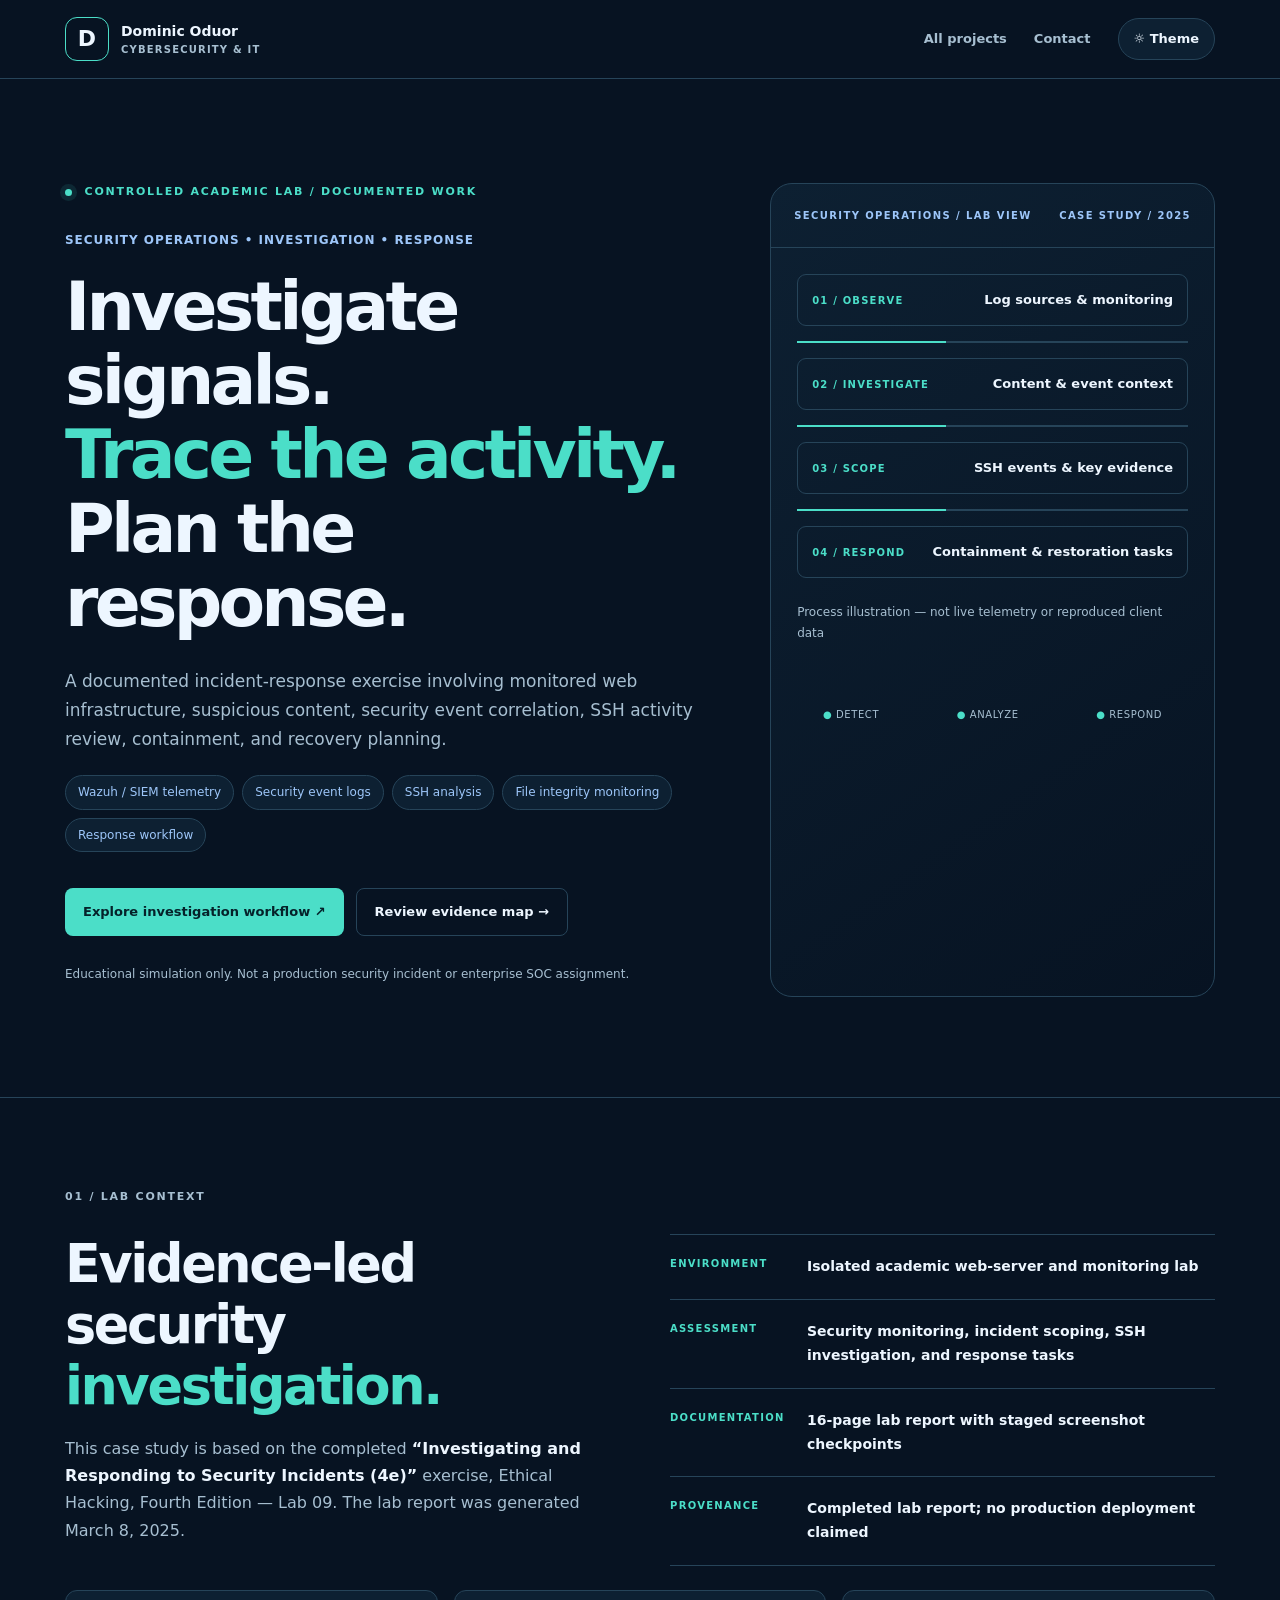
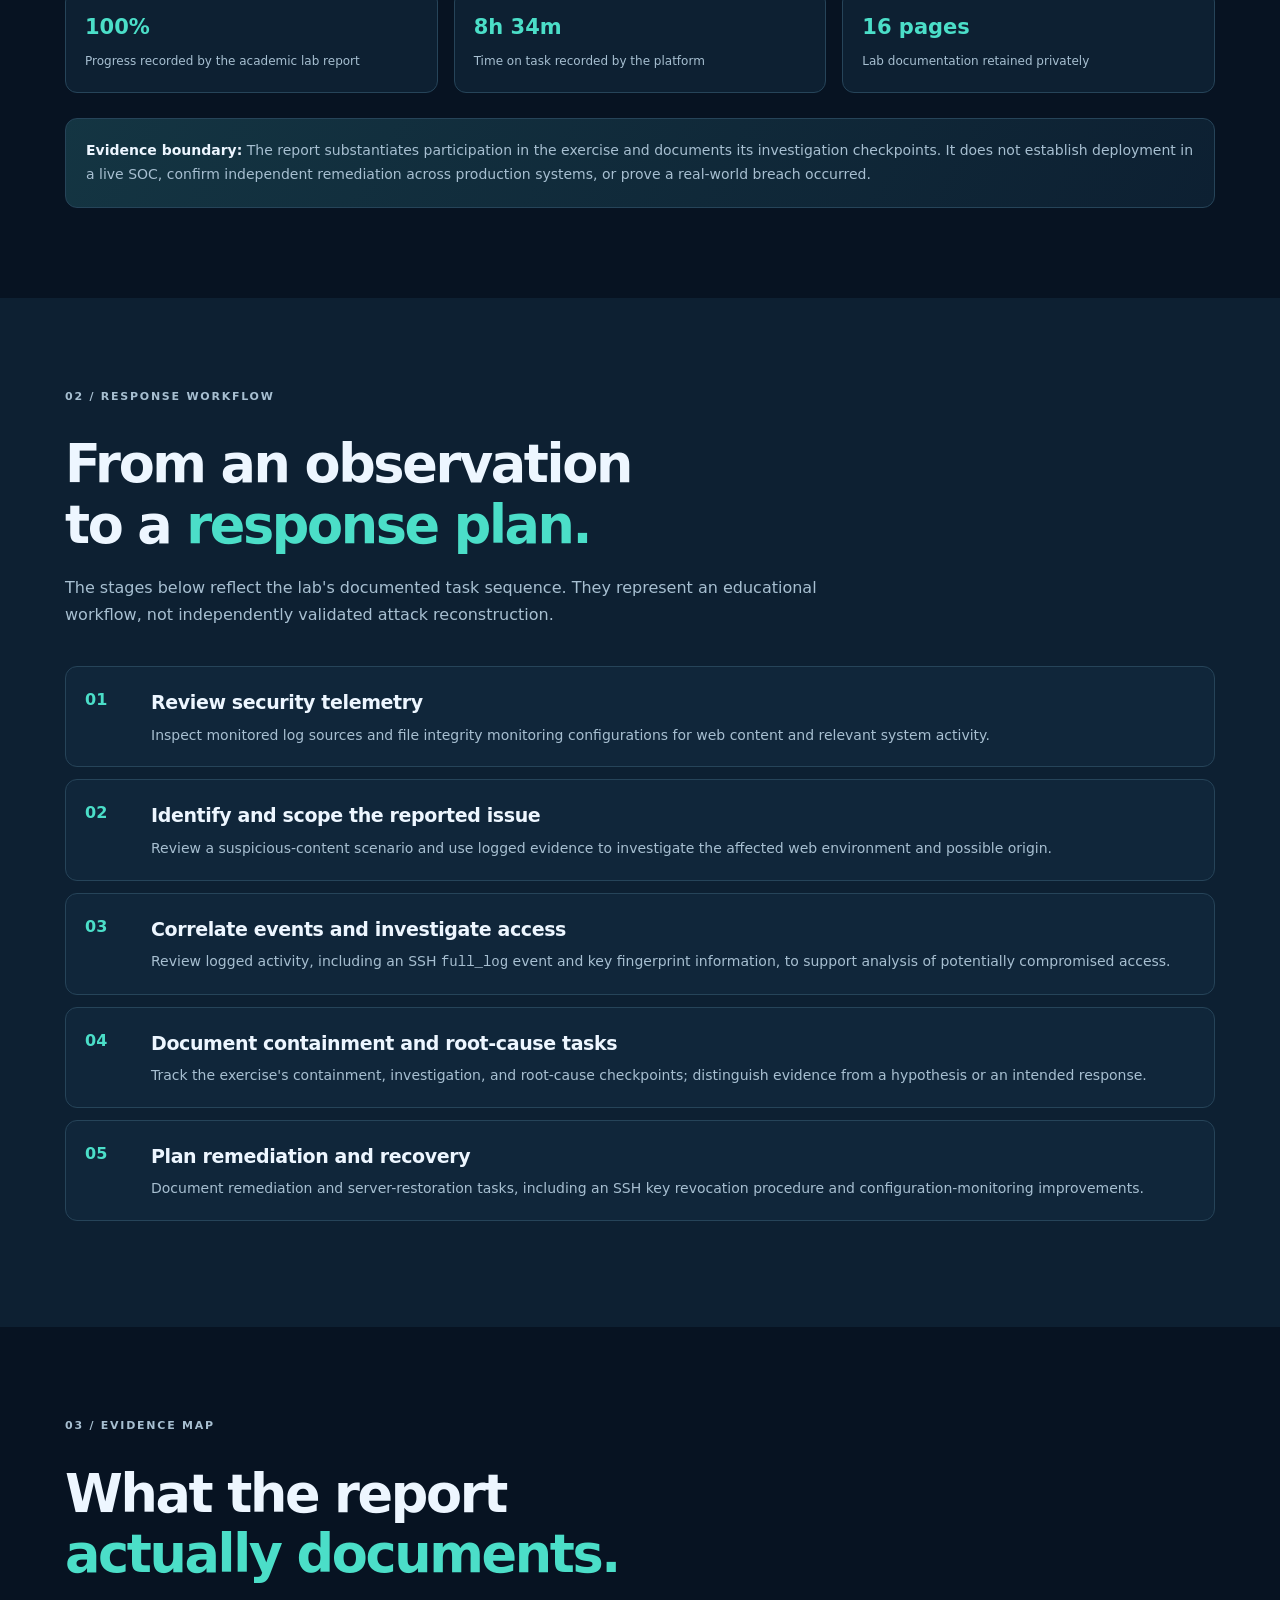
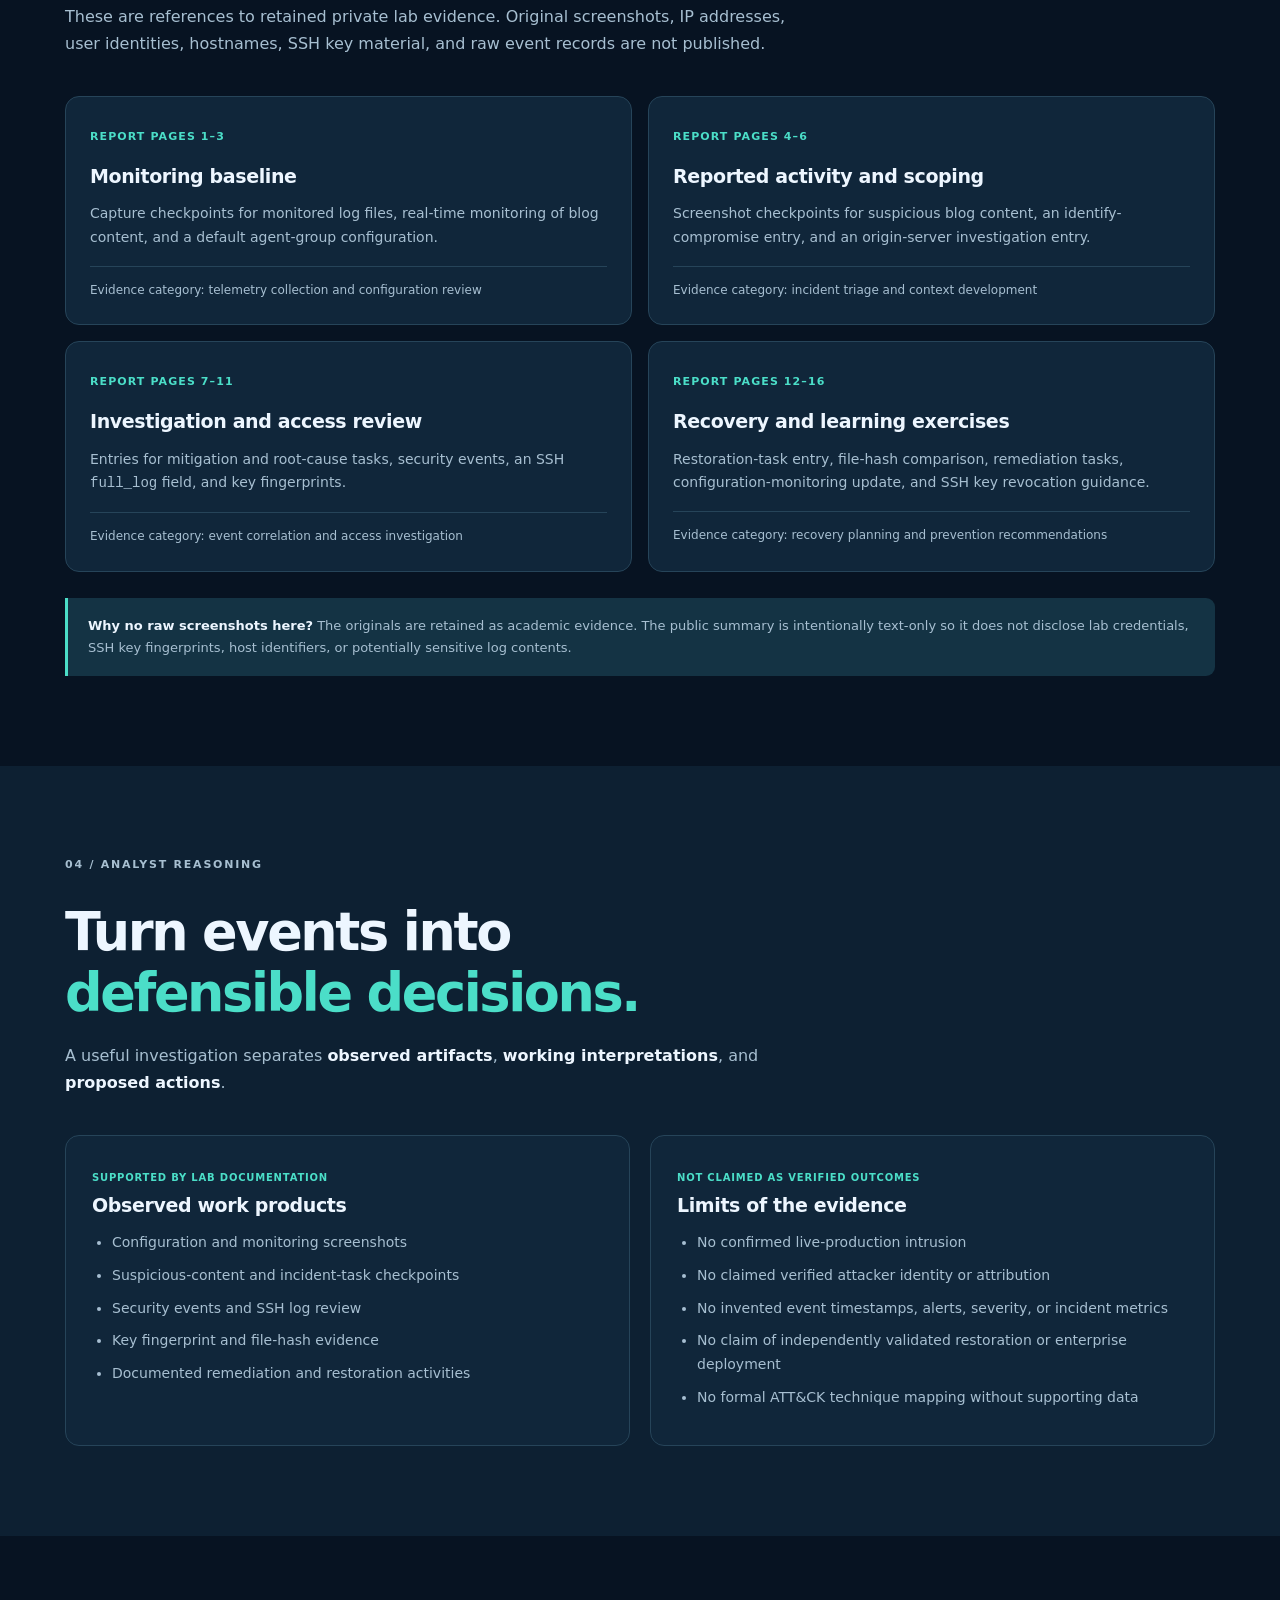
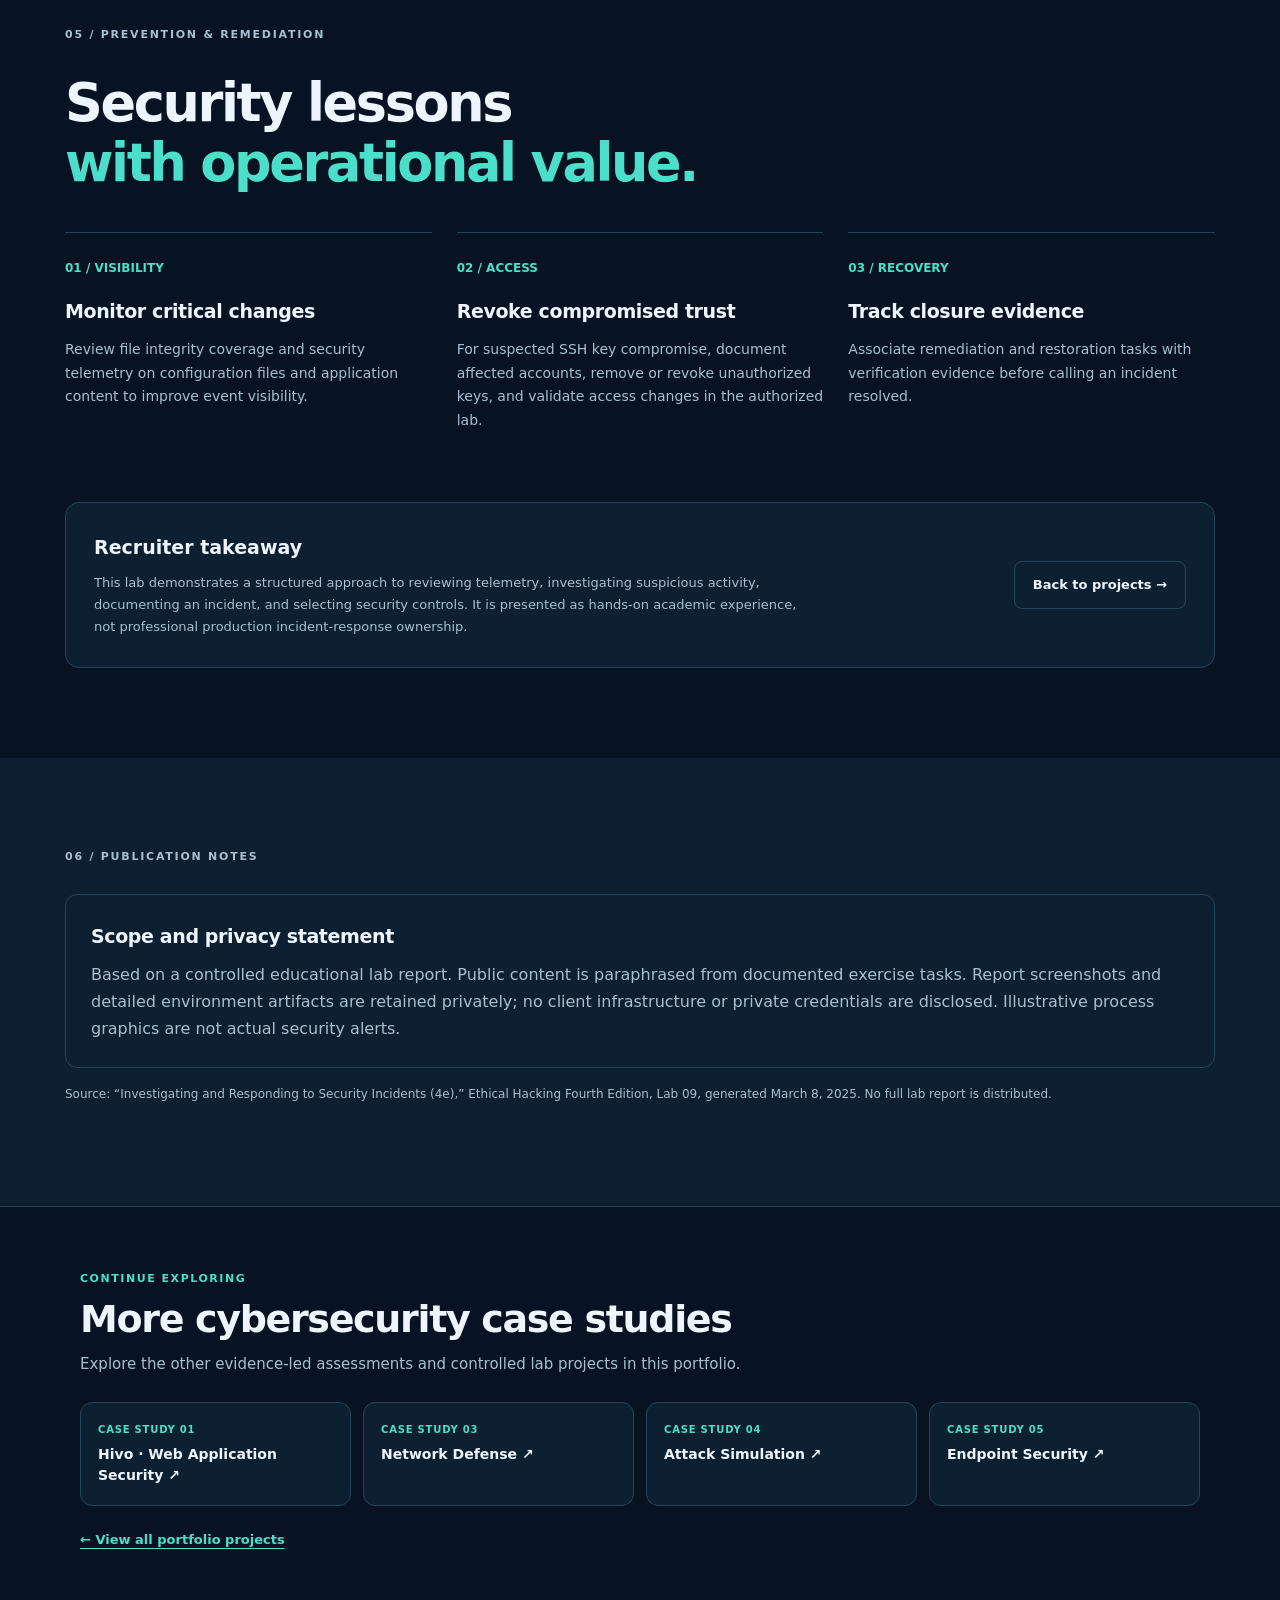
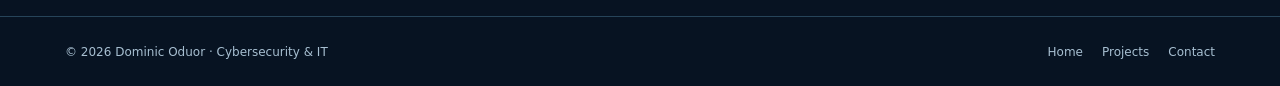
<file: projects/incident-response.html>
<!doctype html>
<html lang="en" data-theme="dark">
<head>
<meta charset="utf-8"><meta name="viewport" content="width=device-width, initial-scale=1">
<meta name="color-scheme" content="dark light">
<meta name="description" content="Documented academic incident response lab: security telemetry review, suspicious content investigation, SSH event analysis, containment and recovery workflows.">
<title>Incident Investigation & Response Lab | Dominic Oduor</title>
<link rel="stylesheet" href="incident-response-detail.css">
<script>(function(){try{var t=localStorage.getItem('dominic-theme')||localStorage.getItem('dominic-portfolio-theme')||localStorage.getItem('portfolio-theme')||localStorage.getItem('theme');if(t==='light'||t==='dark')document.documentElement.dataset.theme=t;}catch(e){}})();</script><link rel="icon" type="image/svg+xml" href="../favicon.svg"><link rel="stylesheet" href="../assets/css/case-study-integration.css"></head>
<body>
<a class="skip" href="#main">Skip to content</a>
<header class="topbar"><div class="container navline">
<a class="identity" href="../index.html" aria-label="Dominic Oduor portfolio home"><span class="mark">D</span><span><strong>Dominic Oduor</strong><small>CYBERSECURITY & IT</small></span></a>
<nav aria-label="Site navigation"><a href="../index.html#projects">All projects</a><a href="../index.html#contact">Contact</a><button type="button" id="themeToggle" aria-label="Toggle light and dark theme" aria-pressed="false">☼ <span>Theme</span></button></nav>
</div></header>
<main id="main">
<section class="hero container" aria-labelledby="hero-title">
<div><p class="overline"><span class="pulse"></span> CONTROLLED ACADEMIC LAB / DOCUMENTED WORK</p><p class="tagline">SECURITY OPERATIONS • INVESTIGATION • RESPONSE</p>
<h1 id="hero-title">Investigate signals.<br><em>Trace the activity.</em><br>Plan the response.</h1>
<p class="lead">A documented incident-response exercise involving monitored web infrastructure, suspicious content, security event correlation, SSH activity review, containment, and recovery planning.</p>
<div class="pillrow"><span class="pill">Wazuh / SIEM telemetry</span><span class="pill">Security event logs</span><span class="pill">SSH analysis</span><span class="pill">File integrity monitoring</span><span class="pill">Response workflow</span></div>
<div class="hero-ctas"><a class="btn primary" href="#workflow">Explore investigation workflow ↗</a><a class="btn secondary" href="#evidence">Review evidence map →</a></div>
<p class="smallprint">Educational simulation only. Not a production security incident or enterprise SOC assignment.</p>
</div>
<div class="hero-panel" aria-label="Illustrative investigation stages; not a dashboard or actual alert">
<div class="panel-head"><span>SECURITY OPERATIONS / LAB VIEW</span><span>CASE STUDY / 2025</span></div>
<div class="ir-console">
<div class="console-row"><span class="console-tag">01 / OBSERVE</span><strong>Log sources &amp; monitoring</strong></div><div class="console-rail"></div>
<div class="console-row"><span class="console-tag">02 / INVESTIGATE</span><strong>Content &amp; event context</strong></div><div class="console-rail"></div>
<div class="console-row"><span class="console-tag">03 / SCOPE</span><strong>SSH events &amp; key evidence</strong></div><div class="console-rail"></div>
<div class="console-row"><span class="console-tag">04 / RESPOND</span><strong>Containment &amp; restoration tasks</strong></div>
<p class="source-caveat">Process illustration — not live telemetry or reproduced client data</p>
</div>
<div class="panel-steps"><span><b>●</b> DETECT</span><span><b>●</b> ANALYZE</span><span><b>●</b> RESPOND</span></div>
</div></section>
<div class="rule"></div>
<section class="section container section-anchor" id="overview"><p class="overline">01 / LAB CONTEXT</p><div class="twocol">
<div><h2>Evidence-led security<br><em>investigation.</em></h2><p class="section-intro">This case study is based on the completed <strong>“Investigating and Responding to Security Incidents (4e)”</strong> exercise, Ethical Hacking, Fourth Edition — Lab 09. The lab report was generated March 8, 2025.</p></div>
<div><div class="facts"><div><span>ENVIRONMENT</span><strong>Isolated academic web-server and monitoring lab</strong></div><div><span>ASSESSMENT</span><strong>Security monitoring, incident scoping, SSH investigation, and response tasks</strong></div><div><span>DOCUMENTATION</span><strong>16-page lab report with staged screenshot checkpoints</strong></div><div><span>PROVENANCE</span><strong>Completed lab report; no production deployment claimed</strong></div></div></div></div>
<div class="stat-band"><div class="stat"><b>100%</b><span>Progress recorded by the academic lab report</span></div><div class="stat"><b>8h 34m</b><span>Time on task recorded by the platform</span></div><div class="stat"><b>16 pages</b><span>Lab documentation retained privately</span></div></div>
<div class="analyst-note"><strong>Evidence boundary:</strong> The report substantiates participation in the exercise and documents its investigation checkpoints. It does not establish deployment in a live SOC, confirm independent remediation across production systems, or prove a real-world breach occurred.</div>
</section>
<section class="section muted-section section-anchor" id="workflow"><div class="container"><p class="overline">02 / RESPONSE WORKFLOW</p><div class="section-head"><h2>From an observation<br>to a <em>response plan.</em></h2><p class="section-intro">The stages below reflect the lab's documented task sequence. They represent an educational workflow, not independently validated attack reconstruction.</p></div>
<ol class="sequence"><li><div><h3>Review security telemetry</h3><p>Inspect monitored log sources and file integrity monitoring configurations for web content and relevant system activity.</p></div></li>
<li><div><h3>Identify and scope the reported issue</h3><p>Review a suspicious-content scenario and use logged evidence to investigate the affected web environment and possible origin.</p></div></li>
<li><div><h3>Correlate events and investigate access</h3><p>Review logged activity, including an SSH <code>full_log</code> event and key fingerprint information, to support analysis of potentially compromised access.</p></div></li>
<li><div><h3>Document containment and root-cause tasks</h3><p>Track the exercise's containment, investigation, and root-cause checkpoints; distinguish evidence from a hypothesis or an intended response.</p></div></li>
<li><div><h3>Plan remediation and recovery</h3><p>Document remediation and server-restoration tasks, including an SSH key revocation procedure and configuration-monitoring improvements.</p></div></li></ol>
</div></section>
<section class="section container section-anchor" id="evidence"><p class="overline">03 / EVIDENCE MAP</p><div class="section-head"><h2>What the report<br><em>actually documents.</em></h2><p class="section-intro">These are references to retained private lab evidence. Original screenshots, IP addresses, user identities, hostnames, SSH key material, and raw event records are not published.</p></div>
<div class="evidence-grid">
<article class="evidence-card"><span class="page">REPORT PAGES 1–3</span><h3>Monitoring baseline</h3><p>Capture checkpoints for monitored log files, real-time monitoring of blog content, and a default agent-group configuration.</p><div class="detail">Evidence category: telemetry collection and configuration review</div></article>
<article class="evidence-card"><span class="page">REPORT PAGES 4–6</span><h3>Reported activity and scoping</h3><p>Screenshot checkpoints for suspicious blog content, an identify-compromise entry, and an origin-server investigation entry.</p><div class="detail">Evidence category: incident triage and context development</div></article>
<article class="evidence-card"><span class="page">REPORT PAGES 7–11</span><h3>Investigation and access review</h3><p>Entries for mitigation and root-cause tasks, security events, an SSH <code>full_log</code> field, and key fingerprints.</p><div class="detail">Evidence category: event correlation and access investigation</div></article>
<article class="evidence-card"><span class="page">REPORT PAGES 12–16</span><h3>Recovery and learning exercises</h3><p>Restoration-task entry, file-hash comparison, remediation tasks, configuration-monitoring update, and SSH key revocation guidance.</p><div class="detail">Evidence category: recovery planning and prevention recommendations</div></article>
</div><div class="context-note"><strong>Why no raw screenshots here?</strong> The originals are retained as academic evidence. The public summary is intentionally text-only so it does not disclose lab credentials, SSH key fingerprints, host identifiers, or potentially sensitive log contents.</div>
</section>
<section class="section muted-section section-anchor" id="analysis"><div class="container"><p class="overline">04 / ANALYST REASONING</p><div class="section-head"><h2>Turn events into<br><em>defensible decisions.</em></h2><p class="section-intro">A useful investigation separates <strong>observed artifacts</strong>, <strong>working interpretations</strong>, and <strong>proposed actions</strong>.</p></div>
<div class="split"><div class="panel"><span class="status">SUPPORTED BY LAB DOCUMENTATION</span><h3>Observed work products</h3><ul><li>Configuration and monitoring screenshots</li><li>Suspicious-content and incident-task checkpoints</li><li>Security events and SSH log review</li><li>Key fingerprint and file-hash evidence</li><li>Documented remediation and restoration activities</li></ul></div>
<div class="panel"><span class="status">NOT CLAIMED AS VERIFIED OUTCOMES</span><h3>Limits of the evidence</h3><ul><li>No confirmed live-production intrusion</li><li>No claimed verified attacker identity or attribution</li><li>No invented event timestamps, alerts, severity, or incident metrics</li><li>No claim of independently validated restoration or enterprise deployment</li><li>No formal ATT&amp;CK technique mapping without supporting data</li></ul></div></div></div></section>
<section class="section container section-anchor" id="remediation"><p class="overline">05 / PREVENTION &amp; REMEDIATION</p><div class="section-head"><h2>Security lessons<br><em>with operational value.</em></h2></div>
<div class="takeaways"><div><b>01 / VISIBILITY</b><h3>Monitor critical changes</h3><p>Review file integrity coverage and security telemetry on configuration files and application content to improve event visibility.</p></div><div><b>02 / ACCESS</b><h3>Revoke compromised trust</h3><p>For suspected SSH key compromise, document affected accounts, remove or revoke unauthorized keys, and validate access changes in the authorized lab.</p></div><div><b>03 / RECOVERY</b><h3>Track closure evidence</h3><p>Associate remediation and restoration tasks with verification evidence before calling an incident resolved.</p></div></div>
<div class="safe-box"><div><strong>Recruiter takeaway</strong><p>This lab demonstrates a structured approach to reviewing telemetry, investigating suspicious activity, documenting an incident, and selecting security controls. It is presented as hands-on academic experience, not professional production incident-response ownership.</p></div><a class="btn secondary" href="../index.html#projects">Back to projects →</a></div>
</section>
<section class="section muted-section section-anchor" id="disclosure"><div class="container"><p class="overline">06 / PUBLICATION NOTES</p><div class="disclosure"><h3>Scope and privacy statement</h3><p>Based on a controlled educational lab report. Public content is paraphrased from documented exercise tasks. Report screenshots and detailed environment artifacts are retained privately; no client infrastructure or private credentials are disclosed. Illustrative process graphics are not actual security alerts.</p></div><p class="source-caveat" style="margin-top:16px">Source: “Investigating and Responding to Security Incidents (4e),” Ethical Hacking Fourth Edition, Lab 09, generated March 8, 2025. No full lab report is distributed.</p></div></section>
<section class="related-cases" aria-labelledby="related-cases-heading"><div class="related-cases__inner"><p class="related-cases__eyebrow">CONTINUE EXPLORING</p><h2 id="related-cases-heading">More cybersecurity case studies</h2><p class="related-cases__intro">Explore the other evidence-led assessments and controlled lab projects in this portfolio.</p><div class="related-cases__grid"><a class="related-cases__card" href="hivo.html"><small>CASE STUDY 01</small>Hivo · Web Application Security ↗</a><a class="related-cases__card" href="network-defense.html"><small>CASE STUDY 03</small>Network Defense ↗</a><a class="related-cases__card" href="attack-simulation.html"><small>CASE STUDY 04</small>Attack Simulation ↗</a><a class="related-cases__card" href="endpoint-security.html"><small>CASE STUDY 05</small>Endpoint Security ↗</a></div><a class="related-cases__home" href="../index.html#projects">← View all portfolio projects</a></div></section></main>
<footer class="footer"><div class="container footrow"><span>© <span id="year">2026</span> Dominic Oduor · Cybersecurity & IT</span><div><a href="../index.html">Home</a><a href="../index.html#projects">Projects</a><a href="../index.html#contact">Contact</a></div></div></footer>
<script>(function(){
  var root=document.documentElement;
  var btn=document.getElementById('themeToggle')||document.getElementById('themeButton');
  var year=document.getElementById('year');
  if(year)year.textContent=new Date().getFullYear();
  function setTheme(value){
    var t=value==='light'?'light':'dark';root.dataset.theme=t;
    if(btn){
      btn.setAttribute('aria-pressed',String(t==='light'));
      btn.setAttribute('aria-label','Switch to '+(t==='dark'?'light':'dark')+' theme');
      var span=btn.querySelector('span');
      if(btn.id==='themeToggle' && span && /Light|Dark/.test(span.textContent.trim()))span.textContent=t==='light'?'Light':'Dark';
    }
  }
  setTheme(root.dataset.theme);
  if(btn)btn.addEventListener('click',function(){
    var t=root.dataset.theme==='dark'?'light':'dark';setTheme(t);
    try{localStorage.setItem('dominic-theme',t);}catch(e){}
  });
})();</script>
</body></html>
</file>
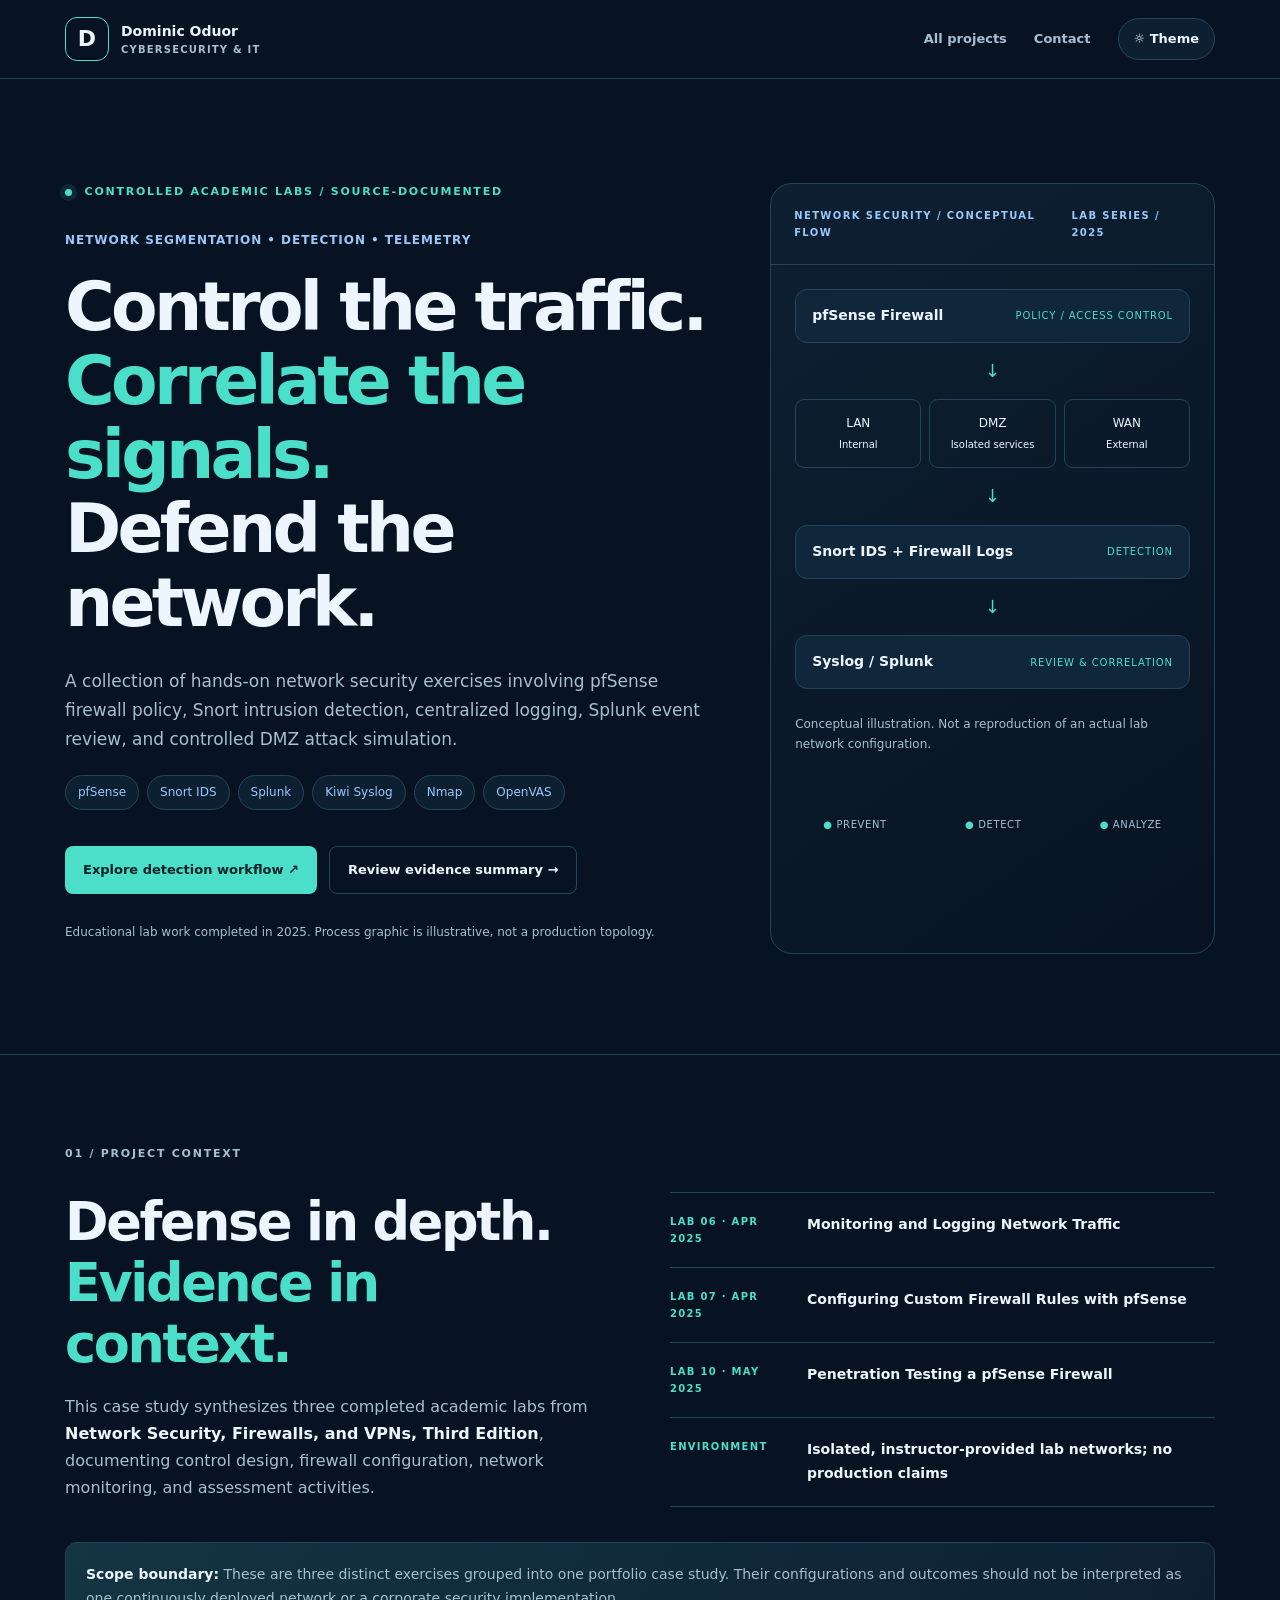
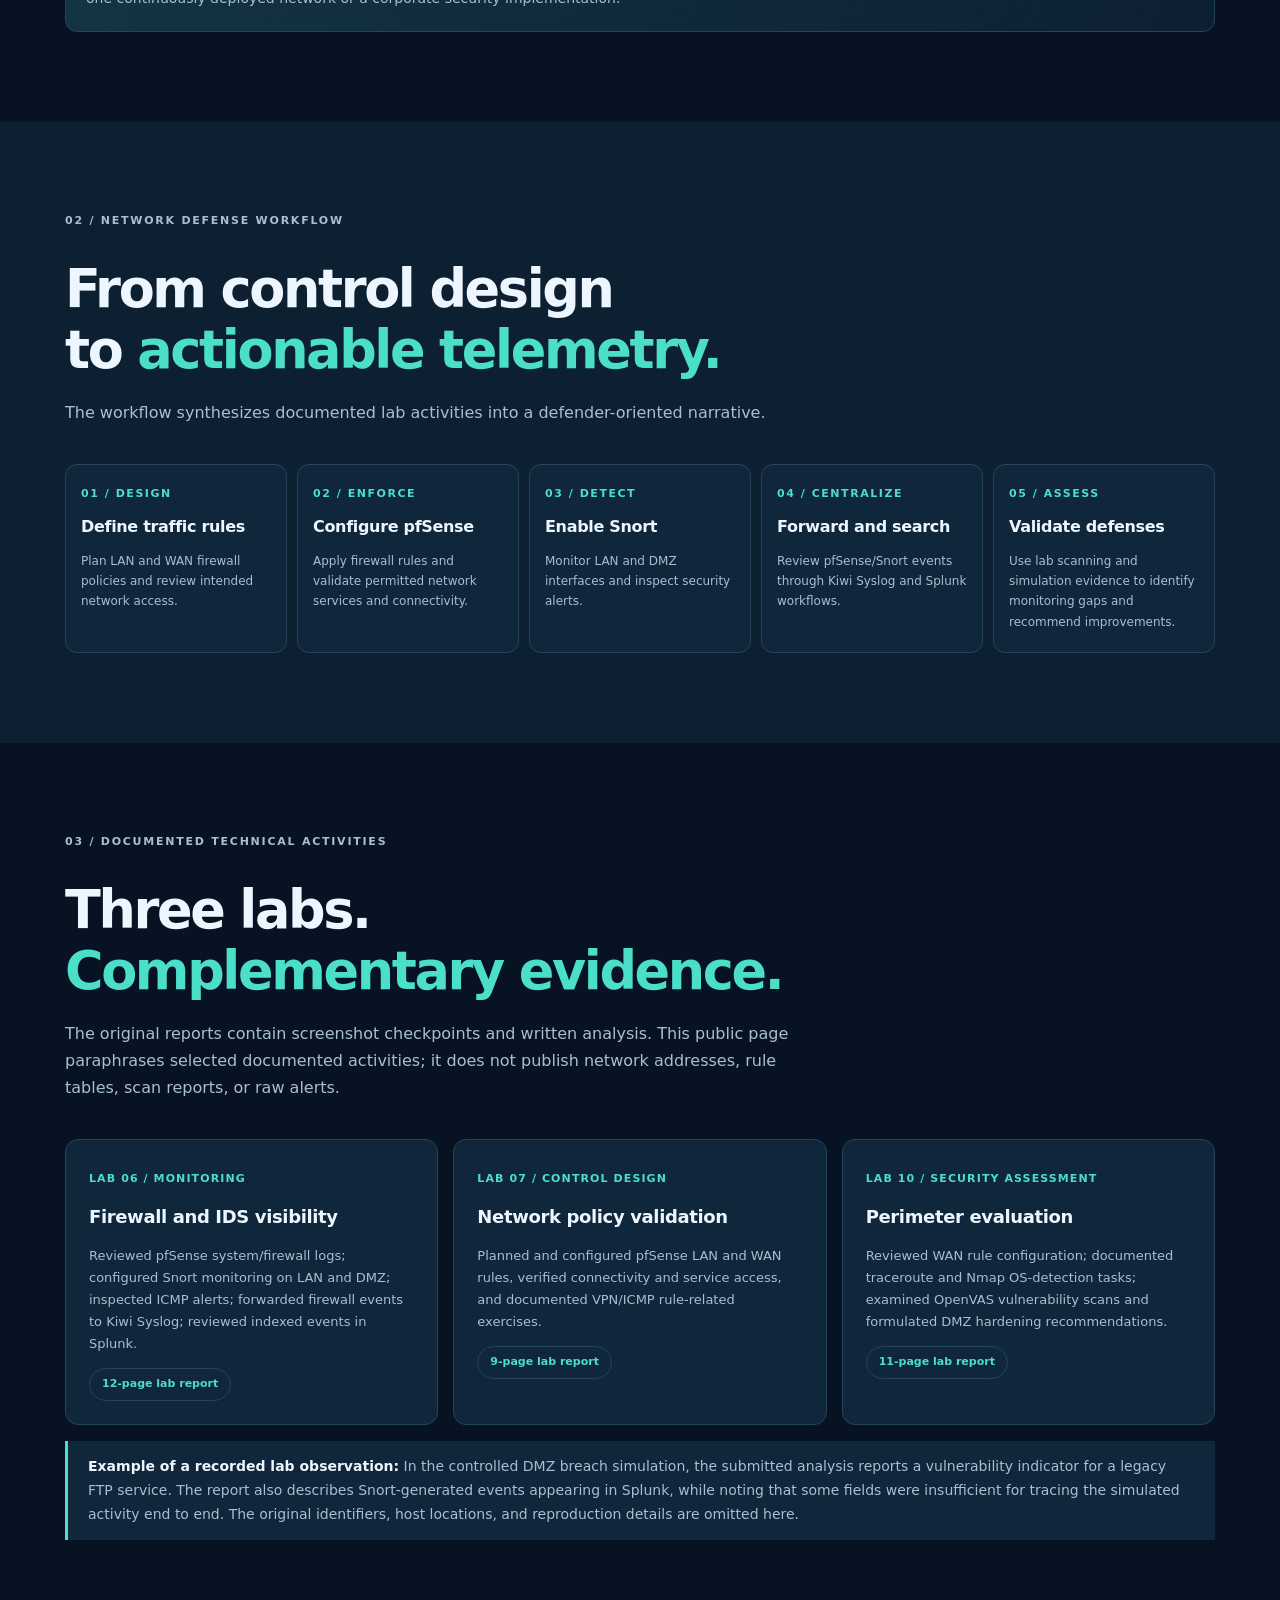
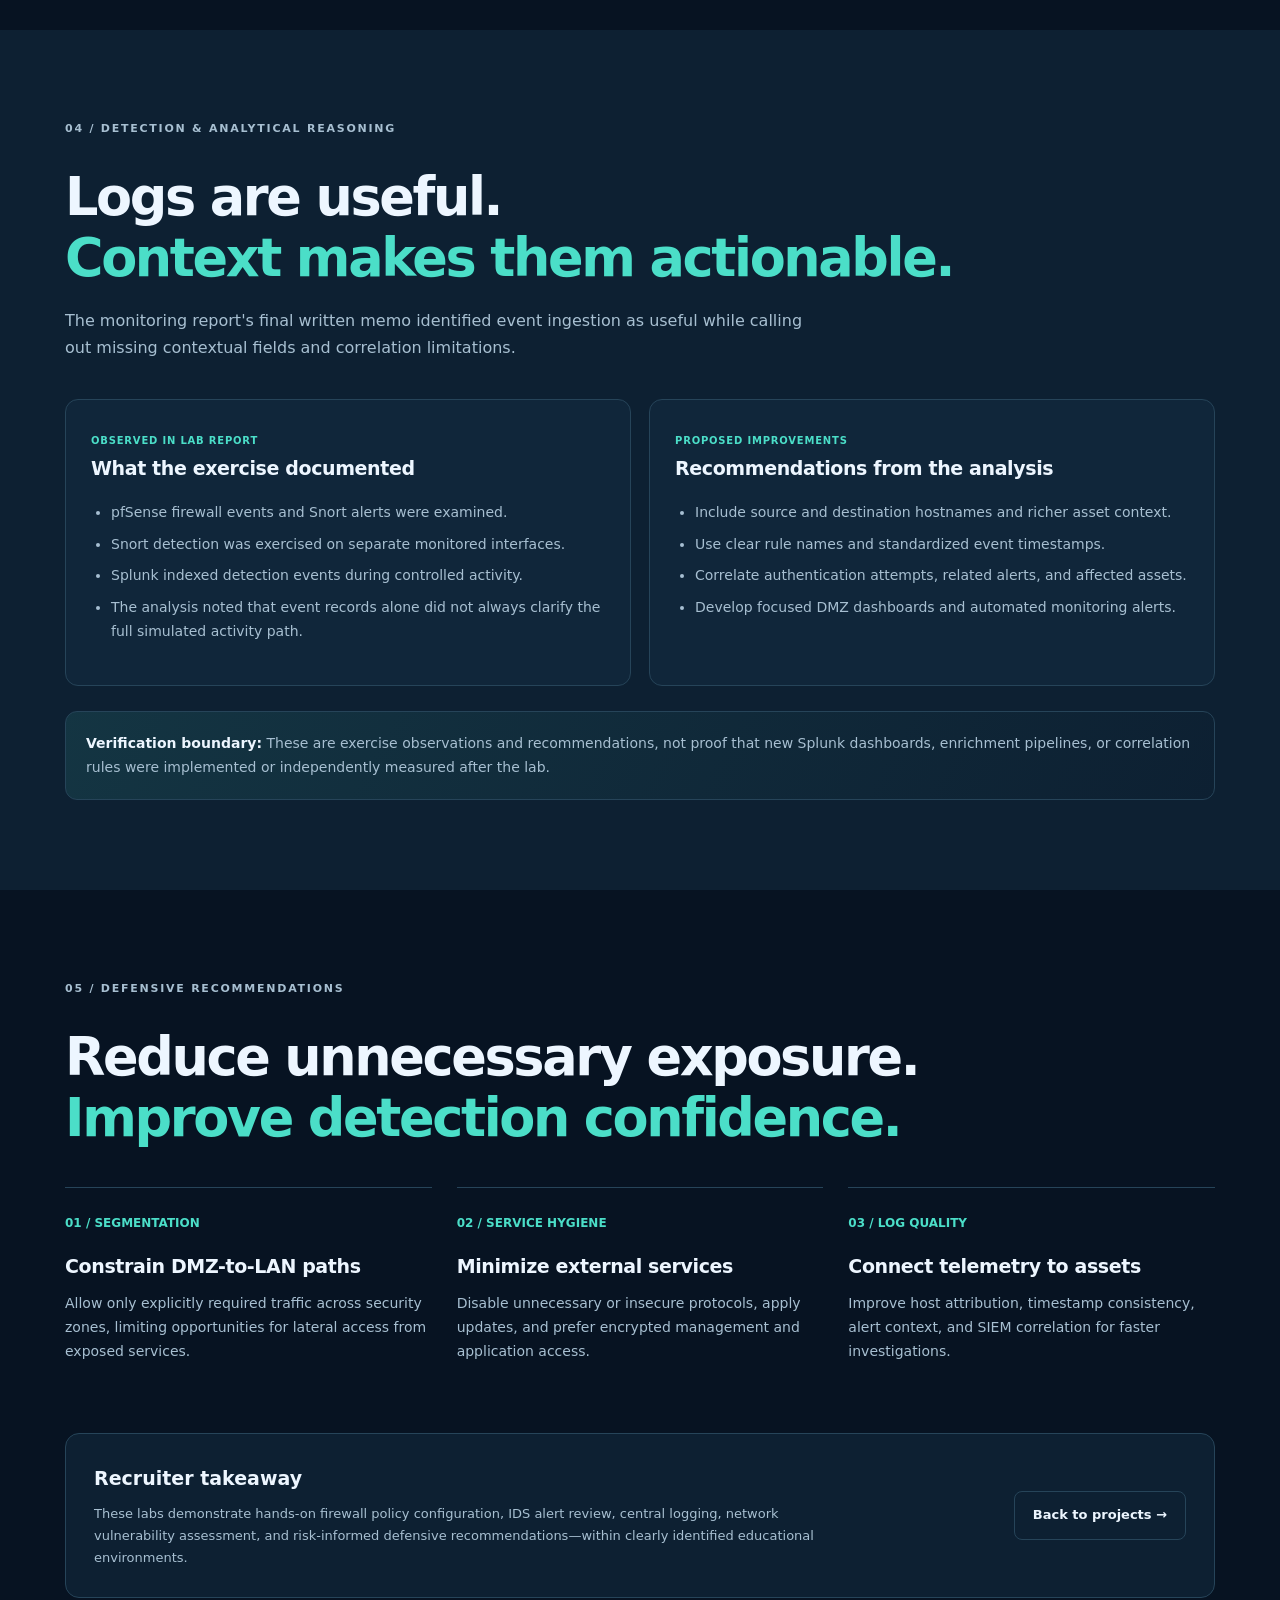
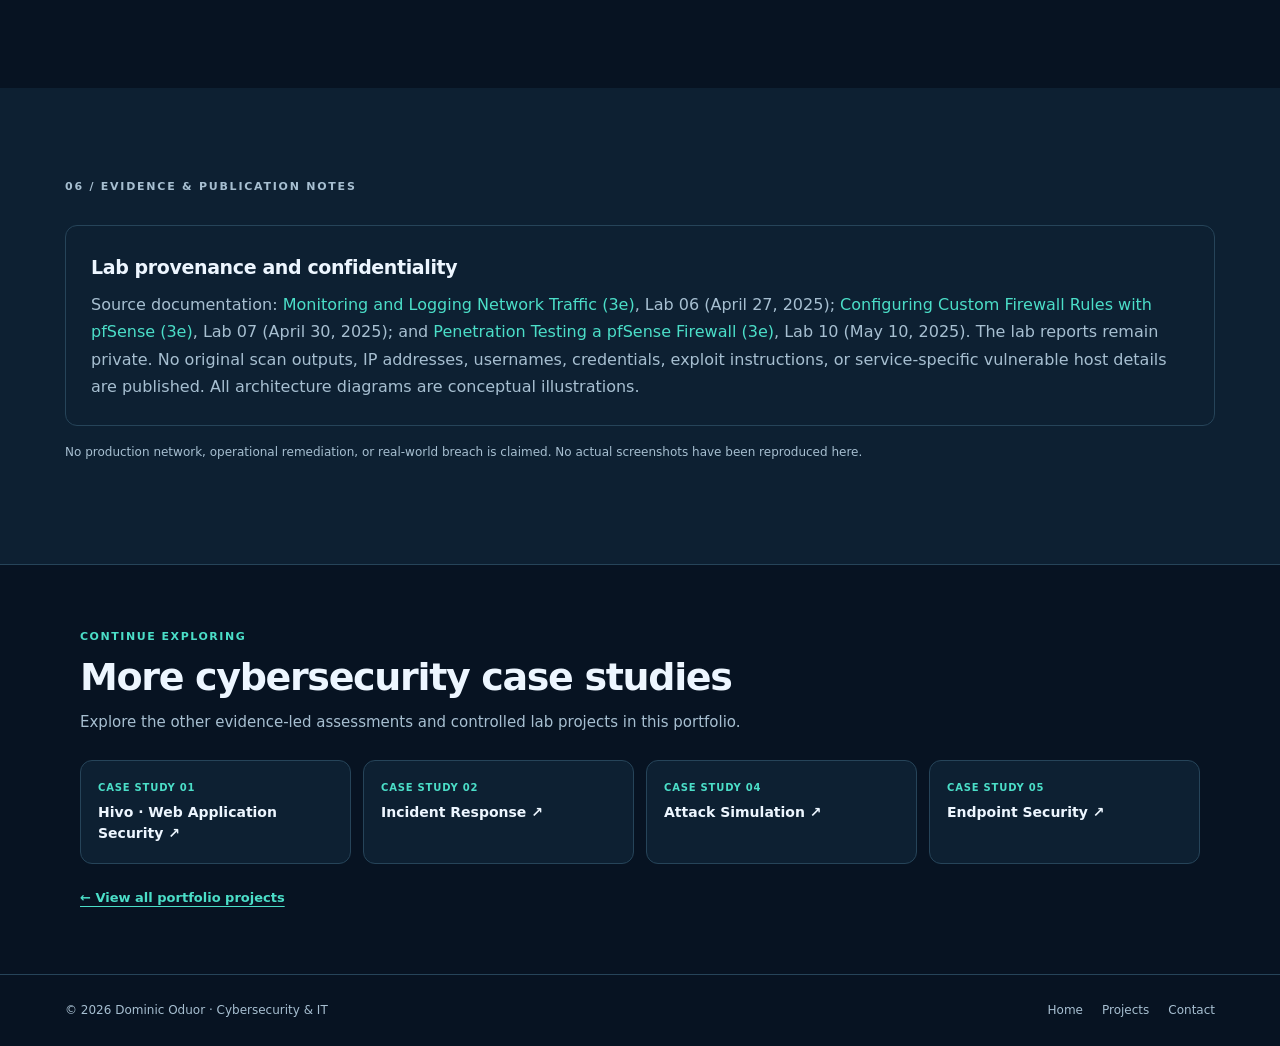
<file: projects/network-defense.html>
<!doctype html><html lang="en" data-theme="dark"><head><meta charset="utf-8"><meta name="viewport" content="width=device-width,initial-scale=1"><meta name="color-scheme" content="dark light"><meta name="description" content="Academic network defense labs covering pfSense firewall rules, Snort IDS, Splunk correlation, DMZ monitoring, and controlled vulnerability assessment."><title>Network Defense & Monitoring | Dominic Oduor</title><link rel="stylesheet" href="network-defense-detail.css"><script>(function(){try{var t=localStorage.getItem('dominic-theme')||localStorage.getItem('dominic-portfolio-theme')||localStorage.getItem('portfolio-theme')||localStorage.getItem('theme');if(t==='light'||t==='dark')document.documentElement.dataset.theme=t;}catch(e){}})();</script><link rel="icon" type="image/svg+xml" href="../favicon.svg"><link rel="stylesheet" href="../assets/css/case-study-integration.css"></head><body>
<a class="skip" href="#main">Skip to content</a>
<header class="topbar"><div class="container navline"><a class="identity" href="../index.html" aria-label="Dominic Oduor portfolio home"><span class="mark">D</span><span><strong>Dominic Oduor</strong><small>CYBERSECURITY & IT</small></span></a><nav aria-label="Site navigation"><a href="../index.html#projects">All projects</a><a href="../index.html#contact">Contact</a><button type="button" id="themeToggle" aria-label="Toggle light and dark theme" aria-pressed="false">☼ <span>Theme</span></button></nav></div></header>
<main id="main">
<section class="hero container" aria-labelledby="hero-title"><div><p class="overline"><span class="pulse"></span> CONTROLLED ACADEMIC LABS / SOURCE-DOCUMENTED</p><p class="tagline">NETWORK SEGMENTATION • DETECTION • TELEMETRY</p><h1 id="hero-title">Control the traffic.<br><em>Correlate the signals.</em><br>Defend the network.</h1><p class="lead">A collection of hands-on network security exercises involving pfSense firewall policy, Snort intrusion detection, centralized logging, Splunk event review, and controlled DMZ attack simulation.</p><div class="pillrow"><span class="pill">pfSense</span><span class="pill">Snort IDS</span><span class="pill">Splunk</span><span class="pill">Kiwi Syslog</span><span class="pill">Nmap</span><span class="pill">OpenVAS</span></div><div class="hero-ctas"><a class="btn primary" href="#workflow">Explore detection workflow ↗</a><a class="btn secondary" href="#evidence">Review evidence summary →</a></div><p class="smallprint">Educational lab work completed in 2025. Process graphic is illustrative, not a production topology.</p></div>
<div class="hero-panel"><div class="panel-head"><span>NETWORK SECURITY / CONCEPTUAL FLOW</span><span>LAB SERIES / 2025</span></div><div class="topology" role="img" aria-label="Illustrative network defense flow: pfSense firewall interfaces, Snort detection, syslog and Splunk analysis"><div class="topology-node"><strong>pfSense Firewall</strong><span>POLICY / ACCESS CONTROL</span></div><div class="network-arrow" aria-hidden="true">↓</div><div class="topology-branch"><div>LAN<br><small>Internal</small></div><div>DMZ<br><small>Isolated services</small></div><div>WAN<br><small>External</small></div></div><div class="network-arrow" aria-hidden="true">↓</div><div class="topology-node"><strong>Snort IDS + Firewall Logs</strong><span>DETECTION</span></div><div class="network-arrow" aria-hidden="true">↓</div><div class="topology-node"><strong>Syslog / Splunk</strong><span>REVIEW &amp; CORRELATION</span></div><p class="source-caveat">Conceptual illustration. Not a reproduction of an actual lab network configuration.</p></div><div class="panel-steps"><span><b>●</b> PREVENT</span><span><b>●</b> DETECT</span><span><b>●</b> ANALYZE</span></div></div></section><div class="rule"></div>
<section class="section container" id="overview"><p class="overline">01 / PROJECT CONTEXT</p><div class="twocol"><div><h2>Defense in depth.<br><em>Evidence in context.</em></h2><p class="section-intro">This case study synthesizes three completed academic labs from <strong>Network Security, Firewalls, and VPNs, Third Edition</strong>, documenting control design, firewall configuration, network monitoring, and assessment activities.</p></div><div class="facts"><div><span>LAB 06 · APR 2025</span><strong>Monitoring and Logging Network Traffic</strong></div><div><span>LAB 07 · APR 2025</span><strong>Configuring Custom Firewall Rules with pfSense</strong></div><div><span>LAB 10 · MAY 2025</span><strong>Penetration Testing a pfSense Firewall</strong></div><div><span>ENVIRONMENT</span><strong>Isolated, instructor-provided lab networks; no production claims</strong></div></div></div><div class="analyst-note"><strong>Scope boundary:</strong> These are three distinct exercises grouped into one portfolio case study. Their configurations and outcomes should not be interpreted as one continuously deployed network or a corporate security implementation.</div></section>
<section class="section muted-section" id="workflow"><div class="container"><p class="overline">02 / NETWORK DEFENSE WORKFLOW</p><div class="section-head"><h2>From control design<br>to <em>actionable telemetry.</em></h2><p class="section-intro">The workflow synthesizes documented lab activities into a defender-oriented narrative.</p></div><div class="flow-grid"><article class="flow-card"><b>01 / DESIGN</b><h3>Define traffic rules</h3><p>Plan LAN and WAN firewall policies and review intended network access.</p></article><article class="flow-card"><b>02 / ENFORCE</b><h3>Configure pfSense</h3><p>Apply firewall rules and validate permitted network services and connectivity.</p></article><article class="flow-card"><b>03 / DETECT</b><h3>Enable Snort</h3><p>Monitor LAN and DMZ interfaces and inspect security alerts.</p></article><article class="flow-card"><b>04 / CENTRALIZE</b><h3>Forward and search</h3><p>Review pfSense/Snort events through Kiwi Syslog and Splunk workflows.</p></article><article class="flow-card"><b>05 / ASSESS</b><h3>Validate defenses</h3><p>Use lab scanning and simulation evidence to identify monitoring gaps and recommend improvements.</p></article></div></div></section>
<section class="section container" id="evidence"><p class="overline">03 / DOCUMENTED TECHNICAL ACTIVITIES</p><div class="section-head"><h2>Three labs.<br><em>Complementary evidence.</em></h2><p class="section-intro">The original reports contain screenshot checkpoints and written analysis. This public page paraphrases selected documented activities; it does not publish network addresses, rule tables, scan reports, or raw alerts.</p></div><div class="focus-grid"><article class="focus-card"><span class="k">LAB 06 / MONITORING</span><h3>Firewall and IDS visibility</h3><p>Reviewed pfSense system/firewall logs; configured Snort monitoring on LAN and DMZ; inspected ICMP alerts; forwarded firewall events to Kiwi Syslog; reviewed indexed events in Splunk.</p><span class="evidence-tag">12-page lab report</span></article><article class="focus-card"><span class="k">LAB 07 / CONTROL DESIGN</span><h3>Network policy validation</h3><p>Planned and configured pfSense LAN and WAN rules, verified connectivity and service access, and documented VPN/ICMP rule-related exercises.</p><span class="evidence-tag">9-page lab report</span></article><article class="focus-card"><span class="k">LAB 10 / SECURITY ASSESSMENT</span><h3>Perimeter evaluation</h3><p>Reviewed WAN rule configuration; documented traceroute and Nmap OS-detection tasks; examined OpenVAS vulnerability scans and formulated DMZ hardening recommendations.</p><span class="evidence-tag">11-page lab report</span></article></div>
<div class="report-callout"><strong>Example of a recorded lab observation:</strong> In the controlled DMZ breach simulation, the submitted analysis reports a vulnerability indicator for a legacy FTP service. The report also describes Snort-generated events appearing in Splunk, while noting that some fields were insufficient for tracing the simulated activity end to end. The original identifiers, host locations, and reproduction details are omitted here.</div></section>
<section class="section muted-section" id="analysis"><div class="container"><p class="overline">04 / DETECTION &amp; ANALYTICAL REASONING</p><div class="section-head"><h2>Logs are useful.<br><em>Context makes them actionable.</em></h2><p class="section-intro">The monitoring report's final written memo identified event ingestion as useful while calling out missing contextual fields and correlation limitations.</p></div><div class="find-grid"><article><span class="status">OBSERVED IN LAB REPORT</span><h3>What the exercise documented</h3><ul><li>pfSense firewall events and Snort alerts were examined.</li><li>Snort detection was exercised on separate monitored interfaces.</li><li>Splunk indexed detection events during controlled activity.</li><li>The analysis noted that event records alone did not always clarify the full simulated activity path.</li></ul></article><article><span class="status">PROPOSED IMPROVEMENTS</span><h3>Recommendations from the analysis</h3><ul><li>Include source and destination hostnames and richer asset context.</li><li>Use clear rule names and standardized event timestamps.</li><li>Correlate authentication attempts, related alerts, and affected assets.</li><li>Develop focused DMZ dashboards and automated monitoring alerts.</li></ul></article></div><div class="analyst-note"><strong>Verification boundary:</strong> These are exercise observations and recommendations, not proof that new Splunk dashboards, enrichment pipelines, or correlation rules were implemented or independently measured after the lab.</div></div></section>
<section class="section container" id="hardening"><p class="overline">05 / DEFENSIVE RECOMMENDATIONS</p><div class="section-head"><h2>Reduce unnecessary exposure.<br><em>Improve detection confidence.</em></h2></div><div class="takeaways"><div><b>01 / SEGMENTATION</b><h3>Constrain DMZ-to-LAN paths</h3><p>Allow only explicitly required traffic across security zones, limiting opportunities for lateral access from exposed services.</p></div><div><b>02 / SERVICE HYGIENE</b><h3>Minimize external services</h3><p>Disable unnecessary or insecure protocols, apply updates, and prefer encrypted management and application access.</p></div><div><b>03 / LOG QUALITY</b><h3>Connect telemetry to assets</h3><p>Improve host attribution, timestamp consistency, alert context, and SIEM correlation for faster investigations.</p></div></div><div class="safe-box"><div><strong>Recruiter takeaway</strong><p>These labs demonstrate hands-on firewall policy configuration, IDS alert review, central logging, network vulnerability assessment, and risk-informed defensive recommendations—within clearly identified educational environments.</p></div><a class="btn secondary" href="../index.html#projects">Back to projects →</a></div></section>
<section class="section muted-section" id="disclosure"><div class="container"><p class="overline">06 / EVIDENCE &amp; PUBLICATION NOTES</p><div class="disclosure"><h3>Lab provenance and confidentiality</h3><p>Source documentation: <em>Monitoring and Logging Network Traffic (3e)</em>, Lab 06 (April 27, 2025); <em>Configuring Custom Firewall Rules with pfSense (3e)</em>, Lab 07 (April 30, 2025); and <em>Penetration Testing a pfSense Firewall (3e)</em>, Lab 10 (May 10, 2025). The lab reports remain private. No original scan outputs, IP addresses, usernames, credentials, exploit instructions, or service-specific vulnerable host details are published. All architecture diagrams are conceptual illustrations.</p></div><p class="source-caveat" style="margin-top:16px">No production network, operational remediation, or real-world breach is claimed. No actual screenshots have been reproduced here.</p></div></section>
<section class="related-cases" aria-labelledby="related-cases-heading"><div class="related-cases__inner"><p class="related-cases__eyebrow">CONTINUE EXPLORING</p><h2 id="related-cases-heading">More cybersecurity case studies</h2><p class="related-cases__intro">Explore the other evidence-led assessments and controlled lab projects in this portfolio.</p><div class="related-cases__grid"><a class="related-cases__card" href="hivo.html"><small>CASE STUDY 01</small>Hivo · Web Application Security ↗</a><a class="related-cases__card" href="incident-response.html"><small>CASE STUDY 02</small>Incident Response ↗</a><a class="related-cases__card" href="attack-simulation.html"><small>CASE STUDY 04</small>Attack Simulation ↗</a><a class="related-cases__card" href="endpoint-security.html"><small>CASE STUDY 05</small>Endpoint Security ↗</a></div><a class="related-cases__home" href="../index.html#projects">← View all portfolio projects</a></div></section></main><footer class="footer"><div class="container footrow"><span>© <span id="year">2026</span> Dominic Oduor · Cybersecurity &amp; IT</span><div><a href="../index.html">Home</a><a href="../index.html#projects">Projects</a><a href="../index.html#contact">Contact</a></div></div></footer>
<script>(function(){
  var root=document.documentElement;
  var btn=document.getElementById('themeToggle')||document.getElementById('themeButton');
  var year=document.getElementById('year');
  if(year)year.textContent=new Date().getFullYear();
  function setTheme(value){
    var t=value==='light'?'light':'dark';root.dataset.theme=t;
    if(btn){
      btn.setAttribute('aria-pressed',String(t==='light'));
      btn.setAttribute('aria-label','Switch to '+(t==='dark'?'light':'dark')+' theme');
      var span=btn.querySelector('span');
      if(btn.id==='themeToggle' && span && /Light|Dark/.test(span.textContent.trim()))span.textContent=t==='light'?'Light':'Dark';
    }
  }
  setTheme(root.dataset.theme);
  if(btn)btn.addEventListener('click',function(){
    var t=root.dataset.theme==='dark'?'light':'dark';setTheme(t);
    try{localStorage.setItem('dominic-theme',t);}catch(e){}
  });
})();</script></body></html>
</file>
<file: assets/css/styles.css>
/* Dominic Oduor Cybersecurity Portfolio v1 — system fonts, no external dependencies */
:root{font-family:Inter,ui-sans-serif,system-ui,-apple-system,BlinkMacSystemFont,"Segoe UI",sans-serif;font-synthesis:none;scroll-behavior:smooth;--bg:#081321;--bg2:#0d1c2c;--panel:#102337;--panel2:#12283d;--text:#eff8ff;--muted:#a3b8c9;--line:#294052;--accent:#53e5ce;--accent2:#a7ecdb;--shadow:0 26px 80px rgba(0,0,0,.2)}
html[data-theme="light"]{--bg:#f4f8fc;--bg2:#e8f0f7;--panel:#ffffff;--panel2:#eaf4f7;--text:#122434;--muted:#506677;--line:#ccdee6;--accent:#087c75;--accent2:#0d756f;--shadow:0 20px 60px rgba(32,58,76,.09)}
*{box-sizing:border-box}html{scroll-padding-top:90px}body{margin:0;background:var(--bg);color:var(--text);line-height:1.6;-webkit-font-smoothing:antialiased}a{color:inherit;text-decoration:none}button{font:inherit}img{display:block;max-width:100%}svg{max-width:100%}button,a{-webkit-tap-highlight-color:transparent}a:focus-visible,button:focus-visible{outline:3px solid var(--accent);outline-offset:4px}::selection{background:var(--accent);color:var(--bg)}.container{width:min(1160px,calc(100% - 64px));margin-inline:auto}.skip-link{position:fixed;top:-100px;left:16px;z-index:1000;background:var(--accent);color:var(--bg);padding:10px 16px}.skip-link:focus{top:8px}.site-header{height:88px;position:sticky;top:0;z-index:100;background:color-mix(in srgb,var(--bg) 92%,transparent);border-bottom:1px solid var(--line);backdrop-filter:blur(18px)}.nav-wrap{height:100%;display:flex;align-items:center;justify-content:space-between;gap:30px}.brand{display:flex;align-items:center;gap:12px;white-space:nowrap}.brand-mark{width:42px;height:42px;display:grid;place-items:center;border:1px solid var(--accent);border-radius:12px;font-weight:800;font-size:21px}.brand-mark span{color:var(--accent)}.brand-text{font-weight:760;font-size:15px;line-height:1.2;letter-spacing:-.2px}.brand-text small{display:block;color:var(--muted);font-size:11px;font-weight:500;margin-top:5px;letter-spacing:.08em;text-transform:uppercase}.site-nav{display:flex;align-items:center;gap:27px}.site-nav a{font-size:12px;font-weight:660;letter-spacing:.04em;color:var(--muted);transition:color .2s}.site-nav a:hover,.inline-links a:hover,.footer a:hover{color:var(--accent)}.theme-toggle{background:var(--panel);border:1px solid var(--line);border-radius:999px;color:var(--text);padding:9px 13px;cursor:pointer;display:flex;align-items:center;gap:7px;font-size:12px}.theme-symbol{font-size:18px;color:var(--accent);line-height:1}.mobile-toggle{display:none}.reading-progress{position:fixed;top:0;left:0;height:3px;width:0;background:var(--accent);z-index:110;pointer-events:none}.hero{position:relative;padding:110px 0 96px;overflow:hidden;background:radial-gradient(ellipse at 78% 40%,color-mix(in srgb,var(--accent) 7%,transparent),transparent 42%)}.hero-grid{display:grid;grid-template-columns:1.07fr .93fr;gap:38px;align-items:center}.eyebrow,.section-label,.hero-overline,.section-count,.card-kicker,.case-back,.timeline-meta,.skill-index,.visual-top,.visual-bottom,.scroll-cue,.contact-caption{font-size:11px;letter-spacing:.13em;font-weight:750;text-transform:uppercase}.eyebrow{color:var(--accent);display:flex;align-items:center;gap:10px}.status-dot{height:7px;width:7px;background:var(--accent);border-radius:50%;box-shadow:0 0 0 5px color-mix(in srgb,var(--accent) 14%,transparent)}.hero-overline{color:var(--muted);margin:41px 0 10px}.hero h1{font-size:clamp(51px,5.1vw,79px);line-height:1.07;letter-spacing:-.065em;font-weight:760;margin:0 0 26px}.hero h1 em,.section h2 em,.case-hero h1 em{font-style:normal;color:var(--accent)}.hero-description{max-width:560px;color:var(--muted);font-size:17px;line-height:1.83}.hero-actions{display:flex;gap:11px;flex-wrap:wrap;margin-top:34px}.button{min-height:48px;padding:13px 19px;border-radius:8px;display:inline-flex;align-items:center;justify-content:center;gap:16px;font-size:12px;font-weight:760;letter-spacing:.015em;transition:transform .2s,background .2s,border .2s}.button:hover{transform:translateY(-2px)}.button-primary{background:var(--accent);color:var(--bg);border:1px solid var(--accent)}.button-primary:hover{background:var(--accent2)}.button-outline{background:transparent;border:1px solid var(--line);color:var(--text)}.button-outline:hover{border-color:var(--accent)}.hero-foot{display:flex;flex-wrap:wrap;gap:21px;margin-top:47px;color:var(--muted);font-size:12px}.hero-foot b{font-weight:850;color:var(--text);padding-right:7px}.hero-visual{min-height:500px;border:1px solid var(--line);border-radius:20px;background:linear-gradient(145deg,var(--panel),var(--bg));box-shadow:var(--shadow);overflow:hidden;position:relative}.visual-top{padding:24px 26px;color:var(--muted);display:flex;align-items:center;gap:9px;border-bottom:1px solid var(--line)}.visual-top-right{margin-left:auto;font-weight:550;font-size:10px;color:var(--muted)}.terminal-dot{width:7px;height:7px;background:var(--accent);border-radius:50%}.network-svg{width:100%;height:385px;display:block;overflow:visible}.mesh{color:#284e63}.pulse-ring{transform-origin:260px 222px;animation:pulse 5s ease-in-out infinite}.visual-bottom{position:absolute;bottom:0;left:0;right:0;display:flex;justify-content:space-around;gap:10px;border-top:1px solid var(--line);padding:21px 15px;color:var(--muted);font-size:9px;letter-spacing:.06em}.visual-bottom i{display:inline-block;width:6px;height:6px;background:var(--accent);border-radius:50%;margin-right:6px}.scroll-cue{position:absolute;bottom:30px;left:max(32px,calc((100% - 1160px)/2));color:var(--muted);display:flex;gap:14px;align-items:center}.scroll-cue span{font-size:20px;color:var(--accent)}@keyframes pulse{50%{opacity:.28;transform:scale(1.22)}}
.section{padding:110px 0;border-top:1px solid var(--line)}.section-label{color:var(--accent);margin:0 0 25px}.section h2{font-size:clamp(36px,4vw,57px);line-height:1.18;letter-spacing:-.045em;margin:0 0 24px}.section h2 span{color:var(--muted)}.two-col{display:grid;grid-template-columns:1fr 1fr;gap:100px}.prose{padding-top:48px}.prose p{margin:0 0 18px;color:var(--muted);font-size:15px;line-height:1.92}.prose strong{color:var(--text);font-weight:640}.inline-links{display:flex;gap:30px;margin-top:30px;font-weight:700;font-size:13px}.inline-links span,.text-link span{color:var(--accent)}.projects-section{background:var(--bg2)}.section-heading{display:flex;justify-content:space-between;align-items:end;gap:40px;margin-bottom:30px}.section-heading p:not(.section-label){color:var(--muted);max-width:500px;font-size:15px}.section-count{text-align:right;color:var(--muted);line-height:2;white-space:nowrap}.filter-bar{display:flex;gap:8px;overflow-x:auto;padding:8px 0 20px;margin-bottom:23px;scrollbar-width:thin}.filter-button{background:transparent;border:1px solid var(--line);border-radius:999px;color:var(--muted);padding:9px 14px;font-size:12px;white-space:nowrap;cursor:pointer;transition:background .2s,color .2s}.filter-button span{opacity:.65;padding-left:5px}.filter-button:hover,.filter-button.active{border-color:var(--accent);background:color-mix(in srgb,var(--accent) 12%,var(--panel));color:var(--text)}.project-grid{display:grid;grid-template-columns:repeat(3,minmax(0,1fr));gap:17px}.project-card{min-height:330px;border:1px solid var(--line);background:var(--panel);border-radius:14px;padding:26px;display:flex;flex-direction:column;transition:transform .2s,border-color .2s,box-shadow .2s}.project-card:hover{transform:translateY(-4px);border-color:color-mix(in srgb,var(--accent) 70%,var(--line));box-shadow:var(--shadow)}.project-card[hidden]{display:none}.card-top{display:flex;justify-content:space-between;gap:15px;align-items:center}.card-kicker{color:var(--accent);letter-spacing:.10em;font-size:10px}.card-num{font-family:ui-monospace,monospace;color:var(--muted);font-size:12px}.card-icon{position:relative;width:74px;height:74px;margin-top:27px;color:var(--accent)}.card-icon span{position:absolute;top:22px;left:25px;font-size:18px;font-weight:800}.project-card h3{font-size:19px;line-height:1.35;letter-spacing:-.02em;margin:18px 0 10px}.project-card h3 a:hover{text-decoration:underline;text-decoration-color:var(--accent);text-underline-offset:4px}.project-card p{font-size:13px;color:var(--muted);line-height:1.75;margin:0 0 18px}.card-tags{display:flex;gap:6px;flex-wrap:wrap;margin:auto 0 19px}.tag{border:1px solid var(--line);font-size:10px;color:var(--muted);border-radius:4px;padding:5px 7px}.text-link{color:var(--text);font-size:12px;font-weight:800;display:inline-flex;gap:10px;align-items:center;margin-top:auto}.text-link:hover{color:var(--accent)}.analytics-card{padding:0;overflow:hidden}.analytics-card img{width:100%;height:128px;object-fit:cover;filter:saturate(.65)}.analytics-body{padding:19px 23px 24px;display:flex;flex:1;flex-direction:column}.analytics-card h3{margin-top:8px}.project-disclaimer{font-size:12px;color:var(--muted);margin:26px 0 0}.empty-state{color:var(--muted);text-align:center;padding:35px}.slim{align-items:end}.slim p{max-width:340px!important}.timeline{border-top:1px solid var(--line)}.timeline-item{display:grid;grid-template-columns:255px 1fr;gap:30px;padding:32px 0;border-bottom:1px solid var(--line)}.timeline-meta{color:var(--accent);padding-top:5px}.timeline-meta small{display:block;color:var(--muted);font-size:11px;letter-spacing:0;text-transform:none;font-weight:500;margin-top:7px}.timeline-item h3{font-size:21px;letter-spacing:-.02em;margin:0}.organization{color:var(--accent)!important;margin:2px 0 9px!important;font-weight:650!important}.timeline-item p{color:var(--muted);margin:0;max-width:760px;font-size:14px;line-height:1.8}.skills-section{background:var(--bg2)}.skill-grid{display:grid;grid-template-columns:repeat(2,minmax(0,1fr));gap:16px;margin-top:40px}.skill-panel{border:1px solid var(--line);background:var(--panel);padding:28px;border-radius:13px}.skill-index{color:var(--accent)}.skill-panel h3{font-size:21px;margin:14px 0 8px}.skill-panel p{font-size:13px;color:var(--muted);max-width:450px;line-height:1.7}.pill-row{display:flex;flex-wrap:wrap;gap:8px;margin-top:22px}.pill-row span{font-size:11px;background:var(--panel2);border:1px solid var(--line);border-radius:5px;padding:7px 10px;color:var(--text)}.credentials-grid{display:grid;grid-template-columns:1fr 1fr;gap:90px}.credential-list>div{display:grid;grid-template-columns:78px 1fr;gap:16px;border-bottom:1px solid var(--line);padding:18px 0}.credential-list>div:first-child{padding-top:0}.credential-list>div>span{color:var(--accent);font-size:11px;font-weight:750;padding-top:5px}.credential-list h3{font-size:16px;margin:0 0 5px}.credential-list p{font-size:13px;color:var(--muted);margin:0}.contact-section{background:linear-gradient(140deg,var(--panel),var(--bg2))}.contact-grid{display:grid;grid-template-columns:1fr 1fr;gap:80px;align-items:center}.contact-grid p:not(.section-label){font-size:15px;color:var(--muted);line-height:1.8}.contact-actions{display:flex;flex-wrap:wrap;align-items:center;gap:12px}.contact-caption{display:block;width:100%;font-size:10px;color:var(--muted);text-transform:none;letter-spacing:0;margin-top:9px}.footer{padding:43px 0;border-top:1px solid var(--line)}.footer-inner{display:flex;justify-content:space-between;gap:24px;flex-wrap:wrap;align-items:center}.footer strong{font-size:14px}.footer p,.footer small{font-size:12px;color:var(--muted);margin:3px 0}.footer small{width:100%;margin-top:10px}.footer-links{display:flex;gap:20px;font-size:13px;font-weight:700}.footer-links a span{color:var(--accent)}
/* Case studies */
.case-hero{padding:80px 0 74px;background:radial-gradient(ellipse at 82% 20%,color-mix(in srgb,var(--accent) 7%,transparent),transparent 42%);border-bottom:1px solid var(--line)}.case-back{display:flex;justify-content:space-between;color:var(--muted);margin-bottom:70px}.case-back a:hover{color:var(--accent)}.case-hero h1{max-width:1000px;font-size:clamp(42px,5.5vw,75px);letter-spacing:-.055em;line-height:1.1;margin:0 0 22px}.case-intro{max-width:800px;font-size:18px;line-height:1.8;color:var(--muted)}.case-labels{display:flex;gap:9px;flex-wrap:wrap;margin-top:25px}.case-labels span{border:1px solid var(--line);border-radius:999px;color:var(--muted);font-size:11px;padding:6px 12px}.case-labels span:first-child{color:var(--accent);border-color:var(--accent)}.case-section{padding:80px 0 110px}.case-layout{display:grid;grid-template-columns:300px 1fr;gap:90px}.case-sidebar{align-self:start;position:sticky;top:120px}.case-sidebar dl{margin:0 0 28px}.case-sidebar dt{font-size:11px;text-transform:uppercase;letter-spacing:.12em;color:var(--accent);font-weight:700;margin-top:22px}.case-sidebar dd{font-size:13px;color:var(--muted);margin:6px 0;line-height:1.8}.case-body{max-width:740px}.case-block{margin-bottom:60px}.case-block h2{font-size:34px;letter-spacing:-.04em;margin:0 0 18px}.case-block>p:not(.section-label){color:var(--muted);line-height:1.85}.steps{border-top:1px solid var(--line)}.step{display:grid;grid-template-columns:48px 1fr;gap:18px;padding:22px 0;border-bottom:1px solid var(--line)}.step-num{color:var(--accent);font-family:ui-monospace,monospace;font-size:12px}.step h3{margin:0 0 7px;font-size:17px}.step p{color:var(--muted);font-size:14px;line-height:1.8;margin:0}.pill-row.large span{font-size:12px;padding:8px 12px}.case-note{background:var(--panel);border:1px solid var(--line);border-left:3px solid var(--accent);padding:24px;border-radius:7px}.case-note strong{font-size:13px}.case-note p{font-size:13px;color:var(--muted);margin:8px 0 0;line-height:1.7}.case-next{display:flex;flex-wrap:wrap;gap:22px;align-items:center;margin-top:36px}
@media(max-width:1050px){.site-nav{gap:15px}.hero-grid{grid-template-columns:1.1fr .9fr}.hero-visual{min-height:410px}.network-svg{height:300px}.hero h1{font-size:56px}.two-col{gap:50px}.case-layout{gap:45px;grid-template-columns:240px 1fr}}
@media(max-width:820px){.container{width:min(100% - 40px,1160px)}.site-header{height:75px}.mobile-toggle{display:flex;flex-direction:column;gap:5px;background:none;border:0;padding:10px;cursor:pointer}.mobile-toggle span{width:23px;height:2px;background:var(--text)}.site-nav{display:none;position:absolute;top:75px;left:0;right:0;background:var(--bg);border-bottom:1px solid var(--line);flex-direction:column;align-items:stretch;padding:20px;gap:0;box-shadow:var(--shadow)}.site-nav.open{display:flex}.site-nav a{padding:11px;font-size:14px}.theme-toggle{margin-top:12px;width:max-content}.hero{padding:76px 0 65px}.hero-grid,.two-col,.credentials-grid,.contact-grid{grid-template-columns:1fr;gap:36px}.hero-visual{min-height:400px;max-width:680px}.hero h1{font-size:clamp(48px,8vw,76px)}.scroll-cue{display:none}.section{padding:75px 0}.prose{padding-top:0}.project-grid{grid-template-columns:repeat(2,minmax(0,1fr))}.section-heading{align-items:start}.section-count{display:none}.timeline-item{grid-template-columns:180px 1fr;gap:25px}.credentials-grid{gap:30px}.contact-grid{gap:20px}.case-layout{grid-template-columns:1fr}.case-sidebar{position:static;border-bottom:1px solid var(--line);padding-bottom:22px}.case-sidebar dl{display:grid;grid-template-columns:repeat(3,1fr);gap:14px}.case-sidebar dt{margin-top:0}.case-sidebar dd{margin:0}.case-section{padding:55px 0}}
@media(max-width:580px){.container{width:calc(100% - 34px)}.brand-text{font-size:13px}.brand-mark{width:38px;height:38px}.hero{padding-top:54px}.hero h1{font-size:clamp(42px,12vw,62px)}.hero-description{font-size:15px}.hero-actions{align-items:stretch}.hero-actions .button{width:100%}.hero-foot{margin-top:28px;gap:10px;flex-direction:column}.hero-visual{min-height:345px}.network-svg{height:255px}.visual-top{padding:16px;font-size:9px}.visual-top-right{font-size:8px}.visual-bottom{padding:14px 8px;font-size:8px;flex-wrap:wrap}.section h2{font-size:37px}.project-grid,.skill-grid{grid-template-columns:1fr}.project-card{min-height:290px}.analytics-card img{height:150px}.timeline-item{grid-template-columns:1fr;gap:10px}.section-heading{display:block}.contact-actions{flex-direction:column;align-items:stretch}.contact-actions .button{width:100%}.footer-inner{display:block}.footer-links{margin-top:20px}.case-back{margin-bottom:45px;font-size:9px}.case-hero h1{font-size:clamp(37px,11vw,54px)}.case-intro{font-size:15px}.case-sidebar dl{grid-template-columns:1fr}.case-block h2{font-size:29px}}
@media(prefers-reduced-motion:reduce){html{scroll-behavior:auto}*,*::before,*::after{animation-duration:.01ms!important;animation-iteration-count:1!important;transition-duration:.01ms!important;scroll-behavior:auto!important}}

/* Phase 4 accessibility polish (2026-11): keep existing palette/layout.
   WAVE flagged five faded category counters and very small supporting labels. */
.filter-button span { opacity: 1; color: inherit; }
/* Raise microcopy to a more readable size without enlarging headings/cards. */
.brand-text small, .card-kicker, .card-num, .tag,
.visual-top-right, .visual-bottom, .contact-caption,
.timeline-meta small, .credential-list > div > span,
.eyebrow, .section-label, .hero-overline, .section-count,
.timeline-meta, .skill-index, .scroll-cue, .visual-top,
.case-back, .case-labels span { font-size: 12px; }
/* Restore a practical small-screen floor where earlier mobile rules used 8-9px. */
@media (max-width: 580px) {
 .visual-top, .visual-top-right, .visual-bottom, .case-back { font-size: 12px; }
}
</file>
<file: projects/attack-simulation-detail.css>
:root{color-scheme:dark;--bg:#071321;--raised:#0e2234;--panel:#10263a;--line:#294357;--text:#ecf5ff;--muted:#abc3d6;--accent:#49dccb;--soft:#8bbce8;--shadow:rgba(0,0,0,.2)}:root[data-theme="light"]{color-scheme:light;--bg:#f6fafc;--raised:#e9f4f7;--panel:#fff;--line:#bed5dd;--text:#10283a;--muted:#455e70;--accent:#087c78;--soft:#256093;--shadow:rgba(0,37,58,.07)}*{box-sizing:border-box}html{scroll-behavior:smooth}body{margin:0;background:var(--bg);color:var(--text);font:16px/1.7 Inter,system-ui,-apple-system,Segoe UI,Arial,sans-serif}a{color:inherit;text-decoration:none}a:hover{color:var(--accent)}button{font:inherit}.wrap{width:min(1140px,calc(100% - 48px));margin:auto}.skip{position:absolute;top:-100px;left:12px;background:var(--accent);color:var(--bg);padding:10px;z-index:100}.skip:focus{top:10px}.site-header{border-bottom:1px solid var(--line);position:sticky;top:0;background:var(--bg);z-index:10}.header-inner{min-height:76px;display:flex;align-items:center;justify-content:space-between;gap:20px}.brand{display:flex;gap:12px;align-items:center;font-weight:750;font-size:15px;line-height:1.2}.brand small{display:block;margin-top:5px;font-size:10px;letter-spacing:1.5px;color:var(--muted)}.monogram{border:1px solid var(--accent);border-radius:12px;width:42px;height:42px;display:grid;place-items:center;font-size:23px}.site-header nav{display:flex;align-items:center;gap:24px;font-size:13px;font-weight:650}.theme-toggle{border:1px solid var(--line);background:var(--raised);border-radius:30px;padding:7px 14px;color:var(--text);cursor:pointer}.theme-toggle:hover{border-color:var(--accent)}.hero{padding:80px 0 78px}.back-link{display:inline-block;font-size:13px;color:var(--muted);margin-bottom:52px}.eyebrow,.section-label{font-size:11px;letter-spacing:1.8px;color:var(--accent);font-weight:800}.dot{display:inline-block;width:7px;height:7px;border-radius:50%;background:var(--accent);margin-right:8px}.tag{display:inline-block;letter-spacing:1px;border:1px solid var(--line);border-radius:6px;padding:3px 10px;margin-left:12px;color:var(--muted);font-size:10px}.hero h1{font-size:clamp(50px,7.6vw,100px);line-height:1.04;letter-spacing:-.065em;margin:26px 0 28px;max-width:950px}h1 em,h2 em{font-style:normal;color:var(--accent)}.lede{max-width:810px;color:var(--muted);font-size:clamp(18px,2vw,23px);line-height:1.6}.pills{display:flex;flex-wrap:wrap;gap:10px;margin:34px 0}.pills span{font-size:12px;color:var(--soft);border:1px solid var(--line);background:var(--raised);padding:8px 12px;border-radius:5px}.hero-note{border-left:3px solid var(--accent);background:var(--raised);padding:18px 22px;color:var(--muted);max-width:940px;font-size:14px}.hero-note strong{color:var(--text)}.section{padding:86px 0}.alternate{background:var(--raised);border-top:1px solid var(--line);border-bottom:1px solid var(--line)}h2{font-size:clamp(36px,5vw,62px);letter-spacing:-.055em;line-height:1.13;margin:14px 0 26px}h3{font-size:21px;line-height:1.3;letter-spacing:-.025em;margin:12px 0 16px}.split{display:grid;grid-template-columns:1fr 1fr;gap:70px}.split p:not(.section-label){color:var(--muted);margin:0 0 20px}.section-heading{display:flex;gap:60px;align-items:end;justify-content:space-between}.section-heading>p{color:var(--muted);max-width:350px}.workflow{display:grid;grid-template-columns:repeat(5,1fr);gap:12px;margin-top:30px}.step{background:var(--panel);border:1px solid var(--line);border-radius:12px;padding:22px 16px;position:relative}.step b{color:var(--accent);letter-spacing:1px;font-size:12px}.step h3{font-size:18px}.step p{color:var(--muted);font-size:13px;line-height:1.6;margin:0}.track-grid{display:grid;grid-template-columns:repeat(3,1fr);gap:16px;margin-top:38px}.track{background:var(--panel);border:1px solid var(--line);border-radius:14px;padding:26px;display:flex;flex-direction:column;min-height:500px}.track-top{display:flex;justify-content:space-between;font-size:11px;letter-spacing:1.2px;color:var(--accent);font-weight:800}.track-top span:last-child{color:var(--muted)}.track>p,.track li{color:var(--muted);font-size:14px}.track ul{padding-left:20px}.track li{margin-bottom:8px}.micro-title{font-weight:800;font-size:11px;letter-spacing:1.2px;color:var(--soft);margin-top:14px}.defense{margin-top:auto;border-top:1px solid var(--line);padding-top:20px;font-size:13px;color:var(--text)}.mapping{border:1px solid var(--line);border-radius:14px;overflow:hidden;margin-top:32px}.mapping-head,.mapping-row{display:grid;grid-template-columns:repeat(3,minmax(0,1fr));gap:12px;padding:18px 24px}.mapping-head{background:var(--raised);font-weight:750;color:var(--accent);font-size:12px;letter-spacing:.6px}.mapping-row{border-top:1px solid var(--line);font-size:14px;color:var(--muted)}.mapping-row span:first-child{font-weight:750;color:var(--text)}.footnote,.muted{color:var(--muted);font-size:13px}.takeaways strong{color:var(--text)}.final>p:not(.section-label){max-width:830px;color:var(--muted)}.actions{display:flex;gap:12px;margin-top:30px;flex-wrap:wrap}.actions a{padding:13px 18px;border-radius:7px;font-size:13px;font-weight:750}.primary{background:var(--accent);color:var(--bg)}.primary:hover{filter:brightness(1.1);color:var(--bg)}.secondary{border:1px solid var(--line)}footer{border-top:1px solid var(--line);padding:26px 0}.footer-inner{display:flex;justify-content:space-between;gap:12px;color:var(--muted);font-size:12px}@media(max-width:850px){.split{grid-template-columns:1fr;gap:15px}.workflow{grid-template-columns:repeat(2,1fr)}.track-grid{grid-template-columns:1fr}.track{min-height:unset}.section-heading{display:block}.site-header nav{gap:12px}.site-header nav a:nth-child(2){display:none}}@media(max-width:520px){.wrap{width:min(100% - 32px,1140px)}.site-header nav a{display:none}.header-inner{min-height:68px}.hero{padding:50px 0}.back-link{margin-bottom:32px}.section{padding:60px 0}.workflow{grid-template-columns:1fr}.mapping-head,.mapping-row{grid-template-columns:1fr;gap:5px}.mapping-head span:not(:first-child){display:none}.mapping-row span:before{display:inline-block;color:var(--accent);font-size:11px;min-width:95px}.mapping-row span:nth-child(2):before{content:'Risk: '}.mapping-row span:nth-child(3):before{content:'Control: '}.tag{display:block;width:fit-content;margin:12px 0 0}.footer-inner{flex-direction:column}}
</file>
<file: assets/css/case-study-integration.css>
/* Phase 4: shared related-case-study navigation. Uses each page's existing CSS variables. */
.related-cases{background:var(--bg);color:var(--text);border-top:1px solid var(--line);padding:64px 24px}
.related-cases__inner{max-width:1120px;margin:0 auto}
.related-cases__eyebrow{color:var(--accent);font:700 11px/1.5 system-ui,sans-serif;letter-spacing:.14em;text-transform:uppercase;margin:0 0 9px}
.related-cases h2{font:750 clamp(25px,3vw,38px)/1.18 system-ui,sans-serif;letter-spacing:-.035em;margin:0 0 10px;color:var(--text)}
.related-cases__intro{margin:0 0 25px;max-width:690px;color:var(--muted);font:400 15px/1.7 system-ui,sans-serif}
.related-cases__grid{display:grid;grid-template-columns:repeat(auto-fit,minmax(200px,1fr));gap:12px}
.related-cases__card{display:block;padding:19px 17px;background:var(--panel,var(--surface,#10263a));border:1px solid var(--line);border-radius:12px;color:var(--text);font:650 14px/1.5 system-ui,sans-serif;text-decoration:none;transition:border-color .15s,transform .15s}
.related-cases__card:hover{border-color:var(--accent);transform:translateY(-2px)}
.related-cases__card:focus-visible{outline:3px solid var(--accent);outline-offset:3px}
.related-cases__card small{display:block;color:var(--accent);letter-spacing:.08em;font-size:10px;margin-bottom:7px}
.related-cases__home{display:inline-block;margin-top:24px;color:var(--accent);font:700 13px/1.5 system-ui,sans-serif;text-underline-offset:4px}
.related-cases__home:focus-visible{outline:3px solid var(--accent);outline-offset:4px}
@media(prefers-reduced-motion:reduce){.related-cases__card{transition:none}.related-cases__card:hover{transform:none}}
</file>
<file: projects/endpoint-security-detail.css>
:root{color-scheme:dark;--bg:#071321;--raised:#0e2234;--panel:#10263a;--line:#294357;--text:#ecf5ff;--muted:#abc3d6;--accent:#49dccb;--soft:#8bbce8;--shadow:rgba(0,0,0,.2)}:root[data-theme="light"]{color-scheme:light;--bg:#f6fafc;--raised:#e9f4f7;--panel:#fff;--line:#bed5dd;--text:#10283a;--muted:#455e70;--accent:#087c78;--soft:#256093;--shadow:rgba(0,37,58,.07)}*{box-sizing:border-box}html{scroll-behavior:smooth}body{margin:0;background:var(--bg);color:var(--text);font:16px/1.7 Inter,system-ui,-apple-system,Segoe UI,Arial,sans-serif}a{color:inherit;text-decoration:none}a:hover{color:var(--accent)}button{font:inherit}.wrap{width:min(1140px,calc(100% - 48px));margin:auto}.skip{position:absolute;top:-100px;left:12px;background:var(--accent);color:var(--bg);padding:10px;z-index:100}.skip:focus{top:10px}.site-header{border-bottom:1px solid var(--line);position:sticky;top:0;background:var(--bg);z-index:10}.header-inner{min-height:76px;display:flex;align-items:center;justify-content:space-between;gap:20px}.brand{display:flex;gap:12px;align-items:center;font-weight:750;font-size:15px;line-height:1.2}.brand small{display:block;margin-top:5px;font-size:10px;letter-spacing:1.5px;color:var(--muted)}.monogram{border:1px solid var(--accent);border-radius:12px;width:42px;height:42px;display:grid;place-items:center;font-size:23px}.site-header nav{display:flex;align-items:center;gap:24px;font-size:13px;font-weight:650}.theme-toggle{border:1px solid var(--line);background:var(--raised);border-radius:30px;padding:7px 14px;color:var(--text);cursor:pointer}.theme-toggle:hover{border-color:var(--accent)}.hero{padding:80px 0 78px}.back-link{display:inline-block;font-size:13px;color:var(--muted);margin-bottom:52px}.eyebrow,.section-label{font-size:11px;letter-spacing:1.8px;color:var(--accent);font-weight:800}.dot{display:inline-block;width:7px;height:7px;border-radius:50%;background:var(--accent);margin-right:8px}.tag{display:inline-block;letter-spacing:1px;border:1px solid var(--line);border-radius:6px;padding:3px 10px;margin-left:12px;color:var(--muted);font-size:10px}.hero h1{font-size:clamp(50px,7.6vw,100px);line-height:1.04;letter-spacing:-.065em;margin:26px 0 28px;max-width:950px}h1 em,h2 em{font-style:normal;color:var(--accent)}.lede{max-width:810px;color:var(--muted);font-size:clamp(18px,2vw,23px);line-height:1.6}.pills{display:flex;flex-wrap:wrap;gap:10px;margin:34px 0}.pills span{font-size:12px;color:var(--soft);border:1px solid var(--line);background:var(--raised);padding:8px 12px;border-radius:5px}.hero-note{border-left:3px solid var(--accent);background:var(--raised);padding:18px 22px;color:var(--muted);max-width:940px;font-size:14px}.hero-note strong{color:var(--text)}.section{padding:86px 0}.alternate{background:var(--raised);border-top:1px solid var(--line);border-bottom:1px solid var(--line)}h2{font-size:clamp(36px,5vw,62px);letter-spacing:-.055em;line-height:1.13;margin:14px 0 26px}h3{font-size:21px;line-height:1.3;letter-spacing:-.025em;margin:12px 0 16px}.split{display:grid;grid-template-columns:1fr 1fr;gap:70px}.split p:not(.section-label){color:var(--muted);margin:0 0 20px}.section-heading{display:flex;gap:60px;align-items:end;justify-content:space-between}.section-heading>p{color:var(--muted);max-width:350px}.workflow{display:grid;grid-template-columns:repeat(5,1fr);gap:12px;margin-top:30px}.step{background:var(--panel);border:1px solid var(--line);border-radius:12px;padding:22px 16px;position:relative}.step b{color:var(--accent);letter-spacing:1px;font-size:12px}.step h3{font-size:18px}.step p{color:var(--muted);font-size:13px;line-height:1.6;margin:0}.track-grid{display:grid;grid-template-columns:repeat(3,1fr);gap:16px;margin-top:38px}.track{background:var(--panel);border:1px solid var(--line);border-radius:14px;padding:26px;display:flex;flex-direction:column;min-height:500px}.track-top{display:flex;justify-content:space-between;font-size:11px;letter-spacing:1.2px;color:var(--accent);font-weight:800}.track-top span:last-child{color:var(--muted)}.track>p,.track li{color:var(--muted);font-size:14px}.track ul{padding-left:20px}.track li{margin-bottom:8px}.micro-title{font-weight:800;font-size:11px;letter-spacing:1.2px;color:var(--soft);margin-top:14px}.defense{margin-top:auto;border-top:1px solid var(--line);padding-top:20px;font-size:13px;color:var(--text)}.mapping{border:1px solid var(--line);border-radius:14px;overflow:hidden;margin-top:32px}.mapping-head,.mapping-row{display:grid;grid-template-columns:repeat(3,minmax(0,1fr));gap:12px;padding:18px 24px}.mapping-head{background:var(--raised);font-weight:750;color:var(--accent);font-size:12px;letter-spacing:.6px}.mapping-row{border-top:1px solid var(--line);font-size:14px;color:var(--muted)}.mapping-row span:first-child{font-weight:750;color:var(--text)}.footnote,.muted{color:var(--muted);font-size:13px}.takeaways strong{color:var(--text)}.final>p:not(.section-label){max-width:830px;color:var(--muted)}.actions{display:flex;gap:12px;margin-top:30px;flex-wrap:wrap}.actions a{padding:13px 18px;border-radius:7px;font-size:13px;font-weight:750}.primary{background:var(--accent);color:var(--bg)}.primary:hover{filter:brightness(1.1);color:var(--bg)}.secondary{border:1px solid var(--line)}footer{border-top:1px solid var(--line);padding:26px 0}.footer-inner{display:flex;justify-content:space-between;gap:12px;color:var(--muted);font-size:12px}@media(max-width:850px){.split{grid-template-columns:1fr;gap:15px}.workflow{grid-template-columns:repeat(2,1fr)}.track-grid{grid-template-columns:1fr}.track{min-height:unset}.section-heading{display:block}.site-header nav{gap:12px}.site-header nav a:nth-child(2){display:none}}@media(max-width:520px){.wrap{width:min(100% - 32px,1140px)}.site-header nav a{display:none}.header-inner{min-height:68px}.hero{padding:50px 0}.back-link{margin-bottom:32px}.section{padding:60px 0}.workflow{grid-template-columns:1fr}.mapping-head,.mapping-row{grid-template-columns:1fr;gap:5px}.mapping-head span:not(:first-child){display:none}.mapping-row span:before{display:inline-block;color:var(--accent);font-size:11px;min-width:95px}.mapping-row span:nth-child(2):before{content:'Risk: '}.mapping-row span:nth-child(3):before{content:'Control: '}.tag{display:block;width:fit-content;margin:12px 0 0}.footer-inner{flex-direction:column}}

.access-model{display:flex;align-items:stretch;gap:10px;flex-wrap:wrap;margin:32px 0 20px}.model-node{border:1px solid var(--line);border-radius:13px;background:var(--panel);padding:24px 17px;min-width:170px;flex:1;display:flex;flex-direction:column;gap:9px}.model-node strong{color:var(--accent);font-size:17px}.model-node span{color:var(--muted);font-size:13px;line-height:1.45}.model-node.selected{border-color:var(--accent)}.model-arrow{align-self:center;color:var(--accent);font-size:24px}@media(max-width:750px){.access-model{display:grid;grid-template-columns:1fr}.model-arrow{text-align:center;transform:rotate(90deg)}}
</file>
<file: projects/hivo-detail.css>
:root{--bg:#071322;--surface:#0d2032;--surface2:#10263a;--text:#edf6ff;--muted:#a7bfd1;--accent:#4bdec8;--accent-text:#05222a;--line:#264459;--light-blue:#9dc6f9;--matrix-low:#9de86c;--matrix-mod:#efc85b;--matrix-high:#ee8a5f;--matrix-crit:#ce87d7}html[data-theme=light]{--bg:#f7fafc;--surface:#fff;--surface2:#eaf3f7;--text:#122b3a;--muted:#486174;--accent:#0d8678;--accent-text:#fff;--line:#cfdee6;--light-blue:#236194}*{box-sizing:border-box}html{scroll-behavior:smooth}body{margin:0;background:var(--bg);color:var(--text);font-family:Inter,ui-sans-serif,system-ui,-apple-system,Segoe UI,Roboto,Arial,sans-serif;line-height:1.7}a{color:inherit}a:focus-visible,button:focus-visible{outline:3px solid var(--accent);outline-offset:4px}.skip{position:absolute;left:-10000px;top:auto}.skip:focus{left:20px;top:10px;padding:12px;background:var(--surface);z-index:9}.container{width:min(1150px,calc(100% - 48px));margin-inline:auto}.topbar{position:sticky;top:0;z-index:5;background:var(--bg);border-bottom:1px solid var(--line)}.navline{min-height:78px;display:flex;align-items:center;justify-content:space-between;gap:16px}.identity{display:flex;align-items:center;gap:12px;text-decoration:none;line-height:1.3}.mark{display:grid;place-items:center;border:1px solid var(--accent);border-radius:12px;width:44px;height:44px;font-size:22px;font-weight:600}.identity strong{display:block;font-size:14px}.identity small{display:block;color:var(--muted);font-size:10px;letter-spacing:.12em;margin-top:3px;font-weight:700}.topbar nav{display:flex;align-items:center;gap:27px;font-size:13px;font-weight:650}.topbar nav a{text-decoration:none;color:var(--muted)}.topbar nav a:hover{color:var(--accent)}button{font:inherit;cursor:pointer}#themeToggle{background:var(--surface);color:var(--text);border:1px solid var(--line);padding:9px 15px;border-radius:30px;font-size:13px}.hero{display:grid;grid-template-columns:1.18fr .82fr;gap:65px;padding-top:104px;padding-bottom:100px;align-items:center}.overline{font-size:11px;color:var(--accent);letter-spacing:.16em;font-weight:800;text-transform:uppercase;margin:0 0 28px}.pulse,.dot{display:inline-block;border-radius:100%;background:var(--accent);width:7px;height:7px;margin-right:7px;vertical-align:middle;box-shadow:0 0 0 5px color-mix(in srgb,var(--accent) 10%,transparent)}.tagline{font-size:12px;color:var(--light-blue);font-weight:750;letter-spacing:.08em}.hero h1{font-size:clamp(42px,5.3vw,72px);line-height:1.09;letter-spacing:-.055em;margin:20px 0 27px;font-weight:800}em{font-style:normal;color:var(--accent)}.lead{font-size:17px;color:var(--muted);max-width:650px}.hero-ctas{display:flex;flex-wrap:wrap;gap:12px;margin-top:36px}.btn{display:inline-flex;align-items:center;justify-content:center;gap:15px;border-radius:8px;padding:14px 18px;font-size:13px;font-weight:750;text-decoration:none;line-height:1.4}.primary{background:var(--accent);color:var(--accent-text)}.secondary{border:1px solid var(--line);background:transparent;color:var(--text)}.smallprint{margin-top:28px;font-size:12px;color:var(--muted)}.hero-panel{border:1px solid var(--line);border-radius:22px;background:linear-gradient(145deg,var(--surface),var(--bg));overflow:hidden}.panel-head{display:flex;justify-content:space-between;gap:10px;border-bottom:1px solid var(--line);padding:23px 23px;color:var(--light-blue);font-size:10px;font-weight:800;letter-spacing:.14em}.panel-core{height:310px;display:grid;place-items:center;background:radial-gradient(ellipse at center,color-mix(in srgb,var(--accent) 14%,transparent),transparent 65%)}.circle{border:1px solid color-mix(in srgb,var(--accent) 55%,transparent);border-radius:100%;display:grid;place-items:center}.c1{width:225px;height:225px}.c2{width:175px;height:175px}.c3{width:125px;height:125px;color:var(--accent)}.c3 svg{width:52px;height:58px}.panel-steps{padding:25px 15px;display:flex;align-items:center;justify-content:space-around;gap:4px;color:var(--muted);font-size:10px;letter-spacing:.06em}.panel-steps b{color:var(--accent)}.rule{height:1px;background:var(--line)}.section{padding-block:90px}.section-head{margin-bottom:38px}.section h2{font-size:clamp(34px,4.1vw,54px);line-height:1.16;letter-spacing:-.045em;margin:0 0 18px}.section h3{font-size:19px;letter-spacing:-.02em;margin:0 0 10px}.section p{color:var(--muted);margin-top:0}.section-intro{max-width:760px;font-size:16px}.section-intro strong{color:var(--text)}.twocol{display:grid;grid-template-columns:1fr 1fr;gap:60px}.content-block p{font-size:16px}.facts{border-top:1px solid var(--line)}.facts>div{display:grid;grid-template-columns:125px 1fr;gap:12px;padding:20px 0;border-bottom:1px solid var(--line)}.facts span{color:var(--accent);font-size:10px;letter-spacing:.13em;font-weight:800}.facts strong{font-size:14px;font-weight:650}.muted-section{background:var(--surface)}.check-grid{display:grid;grid-template-columns:repeat(3,minmax(0,1fr));gap:15px}.check-card{background:var(--surface2);border:1px solid var(--line);border-radius:13px;padding:23px;min-height:174px}.n{font-size:11px;color:var(--accent);font-weight:850;letter-spacing:.12em}.check-card h3{font-size:17px;margin-top:14px;margin-bottom:8px}.check-card p{font-size:13px;margin:0}.context-note{margin-top:26px;padding:17px 20px;background:color-mix(in srgb,var(--accent) 7%,var(--surface2));border-left:3px solid var(--accent);border-radius:0 9px 9px 0;color:var(--muted);font-size:13px}.context-note strong{color:var(--text)}.flow-grid{display:grid;grid-template-columns:repeat(5,minmax(0,1fr));list-style:none;padding:0;gap:15px;counter-reset:steps}.flow-grid li{border-top:2px solid var(--accent);padding-top:20px;position:relative}.flow-grid li:not(:last-child):after{content:'→';position:absolute;top:-22px;right:0;color:var(--accent)}.flow-no{color:var(--accent);font-size:12px;font-weight:850}.flow-grid h3{font-size:16px;margin-top:18px}.flow-grid p{font-size:13px}.risk-grid{display:grid;grid-template-columns:1fr 1fr;gap:25px}.risk-copy,.matrix-wrap{background:var(--surface2);padding:28px;border:1px solid var(--line);border-radius:16px}.sample-label{font-size:11px;color:var(--accent);font-weight:850;letter-spacing:.1em;margin-bottom:22px}.risk-copy>p{font-size:14px}.metric-pair{display:grid;grid-template-columns:1fr 1fr;gap:10px;margin-top:22px}.metric{border:1px solid var(--line);padding:15px;border-radius:10px}.metric span,.severity span{font-size:10px;color:var(--muted);letter-spacing:.08em;font-weight:800;display:block}.metric strong{font-size:31px;letter-spacing:-.04em}.metric strong small{font-size:13px;color:var(--muted)}.metric p{font-size:12px;margin-bottom:0}.severity{margin-top:12px;border-radius:10px;border:1px solid var(--line);padding:16px;display:flex;align-items:center;justify-content:space-between;gap:12px}.severity strong{font-size:20px;color:var(--accent)}.risk-copy .footnote{font-size:12px;margin-top:20px}.matrix-wrap h3{margin-bottom:4px}.matrix-sub{font-size:13px}.matrix-layout{display:flex;align-items:center;gap:10px;margin-top:25px}.y-label{writing-mode:vertical-rl;transform:rotate(180deg);font-size:10px;font-weight:800;letter-spacing:.1em;color:var(--muted)}.risk-matrix{width:100%;border-collapse:separate;border-spacing:4px;text-align:center;font-size:12px;line-height:1.3}.risk-matrix th{font-weight:750;color:var(--muted);padding:9px 4px}.risk-matrix td{padding:18px 2px;color:#17252d;border-radius:5px;position:relative;font-weight:800}.note-level{background:#e4efb6}.low{background:var(--matrix-low)}.moderate{background:var(--matrix-mod)}.high{background:var(--matrix-high)}.critical{background:var(--matrix-crit)}.risk-matrix .selected{outline:3px solid var(--text);outline-offset:-3px}.star{position:absolute;right:4px;top:1px;font-size:9px}.matrix-key{font-size:11px;color:var(--muted);display:flex;justify-content:space-between;gap:12px;margin-top:20px}.legend-dot{display:inline-block;width:10px;height:10px;border-radius:50%;background:var(--matrix-mod)}.risk-safety{margin-top:28px}.takeaways{display:grid;grid-template-columns:repeat(3,1fr);gap:25px}.takeaways>div{border-top:1px solid var(--line);padding-top:20px}.takeaways b{color:var(--accent);font-size:12px}.takeaways h3{margin-top:15px}.takeaways p{font-size:14px}.safe-box{margin-top:55px;background:var(--surface);border:1px solid var(--line);padding:28px;border-radius:14px;display:flex;align-items:center;justify-content:space-between;gap:30px}.safe-box>div{max-width:720px}.safe-box strong{font-size:19px}.safe-box p{font-size:13px;margin:9px 0 0}.safe-box .btn{white-space:nowrap}.footer{border-top:1px solid var(--line);padding:25px 0}.footrow{display:flex;align-items:center;justify-content:space-between;gap:20px;color:var(--muted);font-size:12px}.footrow div{display:flex;gap:19px;flex-wrap:wrap}.footrow a{text-decoration:none}.footrow a:hover{color:var(--accent)}.sr-only{position:absolute;width:1px;height:1px;padding:0;margin:-1px;overflow:hidden;clip:rect(0,0,0,0);white-space:nowrap;border:0}@media(max-width:900px){.hero{grid-template-columns:1fr;gap:35px;padding-top:65px;padding-bottom:70px}.hero-panel{max-width:600px}.twocol,.risk-grid{grid-template-columns:1fr}.check-grid{grid-template-columns:repeat(2,1fr)}.flow-grid{grid-template-columns:repeat(2,1fr)}.flow-grid li:after{display:none}.section{padding-block:68px}}@media(max-width:600px){.container{width:calc(100% - 32px)}.navline{min-height:70px}.topbar nav{gap:12px}.topbar nav a:nth-child(2){display:none}.identity strong{font-size:12px}.identity small{font-size:9px}.mark{width:36px;height:36px}.hero h1{font-size:clamp(36px,11vw,54px)}.hero-ctas{flex-direction:column;align-items:stretch}.check-grid,.flow-grid,.takeaways{grid-template-columns:1fr}.check-card{min-height:0}.risk-copy,.matrix-wrap{padding:18px}.risk-matrix{font-size:10px;border-spacing:2px}.risk-matrix td{padding:14px 0}.risk-matrix th{padding:8px 1px}.metric strong{font-size:27px}.safe-box{flex-direction:column;align-items:flex-start}.footrow{flex-direction:column;align-items:flex-start}.section{padding-block:55px}}@media(prefers-reduced-motion:reduce){html{scroll-behavior:auto}}
</file>
<file: projects/incident-response-detail.css>
:root{--bg:#071322;--surface:#0d2032;--surface2:#10263a;--text:#edf6ff;--muted:#a7bfd1;--accent:#4bdec8;--accent-text:#05222a;--line:#264459;--light-blue:#9dc6f9;--matrix-low:#9de86c;--matrix-mod:#efc85b;--matrix-high:#ee8a5f;--matrix-crit:#ce87d7}html[data-theme=light]{--bg:#f7fafc;--surface:#fff;--surface2:#eaf3f7;--text:#122b3a;--muted:#486174;--accent:#0d8678;--accent-text:#fff;--line:#cfdee6;--light-blue:#236194}*{box-sizing:border-box}html{scroll-behavior:smooth}body{margin:0;background:var(--bg);color:var(--text);font-family:Inter,ui-sans-serif,system-ui,-apple-system,Segoe UI,Roboto,Arial,sans-serif;line-height:1.7}a{color:inherit}a:focus-visible,button:focus-visible{outline:3px solid var(--accent);outline-offset:4px}.skip{position:absolute;left:-10000px;top:auto}.skip:focus{left:20px;top:10px;padding:12px;background:var(--surface);z-index:9}.container{width:min(1150px,calc(100% - 48px));margin-inline:auto}.topbar{position:sticky;top:0;z-index:5;background:var(--bg);border-bottom:1px solid var(--line)}.navline{min-height:78px;display:flex;align-items:center;justify-content:space-between;gap:16px}.identity{display:flex;align-items:center;gap:12px;text-decoration:none;line-height:1.3}.mark{display:grid;place-items:center;border:1px solid var(--accent);border-radius:12px;width:44px;height:44px;font-size:22px;font-weight:600}.identity strong{display:block;font-size:14px}.identity small{display:block;color:var(--muted);font-size:10px;letter-spacing:.12em;margin-top:3px;font-weight:700}.topbar nav{display:flex;align-items:center;gap:27px;font-size:13px;font-weight:650}.topbar nav a{text-decoration:none;color:var(--muted)}.topbar nav a:hover{color:var(--accent)}button{font:inherit;cursor:pointer}#themeToggle{background:var(--surface);color:var(--text);border:1px solid var(--line);padding:9px 15px;border-radius:30px;font-size:13px}.hero{display:grid;grid-template-columns:1.18fr .82fr;gap:65px;padding-top:104px;padding-bottom:100px;align-items:center}.overline{font-size:11px;color:var(--accent);letter-spacing:.16em;font-weight:800;text-transform:uppercase;margin:0 0 28px}.pulse,.dot{display:inline-block;border-radius:100%;background:var(--accent);width:7px;height:7px;margin-right:7px;vertical-align:middle;box-shadow:0 0 0 5px color-mix(in srgb,var(--accent) 10%,transparent)}.tagline{font-size:12px;color:var(--light-blue);font-weight:750;letter-spacing:.08em}.hero h1{font-size:clamp(42px,5.3vw,72px);line-height:1.09;letter-spacing:-.055em;margin:20px 0 27px;font-weight:800}em{font-style:normal;color:var(--accent)}.lead{font-size:17px;color:var(--muted);max-width:650px}.hero-ctas{display:flex;flex-wrap:wrap;gap:12px;margin-top:36px}.btn{display:inline-flex;align-items:center;justify-content:center;gap:15px;border-radius:8px;padding:14px 18px;font-size:13px;font-weight:750;text-decoration:none;line-height:1.4}.primary{background:var(--accent);color:var(--accent-text)}.secondary{border:1px solid var(--line);background:transparent;color:var(--text)}.smallprint{margin-top:28px;font-size:12px;color:var(--muted)}.hero-panel{border:1px solid var(--line);border-radius:22px;background:linear-gradient(145deg,var(--surface),var(--bg));overflow:hidden}.panel-head{display:flex;justify-content:space-between;gap:10px;border-bottom:1px solid var(--line);padding:23px 23px;color:var(--light-blue);font-size:10px;font-weight:800;letter-spacing:.14em}.panel-core{height:310px;display:grid;place-items:center;background:radial-gradient(ellipse at center,color-mix(in srgb,var(--accent) 14%,transparent),transparent 65%)}.circle{border:1px solid color-mix(in srgb,var(--accent) 55%,transparent);border-radius:100%;display:grid;place-items:center}.c1{width:225px;height:225px}.c2{width:175px;height:175px}.c3{width:125px;height:125px;color:var(--accent)}.c3 svg{width:52px;height:58px}.panel-steps{padding:25px 15px;display:flex;align-items:center;justify-content:space-around;gap:4px;color:var(--muted);font-size:10px;letter-spacing:.06em}.panel-steps b{color:var(--accent)}.rule{height:1px;background:var(--line)}.section{padding-block:90px}.section-head{margin-bottom:38px}.section h2{font-size:clamp(34px,4.1vw,54px);line-height:1.16;letter-spacing:-.045em;margin:0 0 18px}.section h3{font-size:19px;letter-spacing:-.02em;margin:0 0 10px}.section p{color:var(--muted);margin-top:0}.section-intro{max-width:760px;font-size:16px}.section-intro strong{color:var(--text)}.twocol{display:grid;grid-template-columns:1fr 1fr;gap:60px}.content-block p{font-size:16px}.facts{border-top:1px solid var(--line)}.facts>div{display:grid;grid-template-columns:125px 1fr;gap:12px;padding:20px 0;border-bottom:1px solid var(--line)}.facts span{color:var(--accent);font-size:10px;letter-spacing:.13em;font-weight:800}.facts strong{font-size:14px;font-weight:650}.muted-section{background:var(--surface)}.check-grid{display:grid;grid-template-columns:repeat(3,minmax(0,1fr));gap:15px}.check-card{background:var(--surface2);border:1px solid var(--line);border-radius:13px;padding:23px;min-height:174px}.n{font-size:11px;color:var(--accent);font-weight:850;letter-spacing:.12em}.check-card h3{font-size:17px;margin-top:14px;margin-bottom:8px}.check-card p{font-size:13px;margin:0}.context-note{margin-top:26px;padding:17px 20px;background:color-mix(in srgb,var(--accent) 7%,var(--surface2));border-left:3px solid var(--accent);border-radius:0 9px 9px 0;color:var(--muted);font-size:13px}.context-note strong{color:var(--text)}.flow-grid{display:grid;grid-template-columns:repeat(5,minmax(0,1fr));list-style:none;padding:0;gap:15px;counter-reset:steps}.flow-grid li{border-top:2px solid var(--accent);padding-top:20px;position:relative}.flow-grid li:not(:last-child):after{content:'→';position:absolute;top:-22px;right:0;color:var(--accent)}.flow-no{color:var(--accent);font-size:12px;font-weight:850}.flow-grid h3{font-size:16px;margin-top:18px}.flow-grid p{font-size:13px}.risk-grid{display:grid;grid-template-columns:1fr 1fr;gap:25px}.risk-copy,.matrix-wrap{background:var(--surface2);padding:28px;border:1px solid var(--line);border-radius:16px}.sample-label{font-size:11px;color:var(--accent);font-weight:850;letter-spacing:.1em;margin-bottom:22px}.risk-copy>p{font-size:14px}.metric-pair{display:grid;grid-template-columns:1fr 1fr;gap:10px;margin-top:22px}.metric{border:1px solid var(--line);padding:15px;border-radius:10px}.metric span,.severity span{font-size:10px;color:var(--muted);letter-spacing:.08em;font-weight:800;display:block}.metric strong{font-size:31px;letter-spacing:-.04em}.metric strong small{font-size:13px;color:var(--muted)}.metric p{font-size:12px;margin-bottom:0}.severity{margin-top:12px;border-radius:10px;border:1px solid var(--line);padding:16px;display:flex;align-items:center;justify-content:space-between;gap:12px}.severity strong{font-size:20px;color:var(--accent)}.risk-copy .footnote{font-size:12px;margin-top:20px}.matrix-wrap h3{margin-bottom:4px}.matrix-sub{font-size:13px}.matrix-layout{display:flex;align-items:center;gap:10px;margin-top:25px}.y-label{writing-mode:vertical-rl;transform:rotate(180deg);font-size:10px;font-weight:800;letter-spacing:.1em;color:var(--muted)}.risk-matrix{width:100%;border-collapse:separate;border-spacing:4px;text-align:center;font-size:12px;line-height:1.3}.risk-matrix th{font-weight:750;color:var(--muted);padding:9px 4px}.risk-matrix td{padding:18px 2px;color:#17252d;border-radius:5px;position:relative;font-weight:800}.note-level{background:#e4efb6}.low{background:var(--matrix-low)}.moderate{background:var(--matrix-mod)}.high{background:var(--matrix-high)}.critical{background:var(--matrix-crit)}.risk-matrix .selected{outline:3px solid var(--text);outline-offset:-3px}.star{position:absolute;right:4px;top:1px;font-size:9px}.matrix-key{font-size:11px;color:var(--muted);display:flex;justify-content:space-between;gap:12px;margin-top:20px}.legend-dot{display:inline-block;width:10px;height:10px;border-radius:50%;background:var(--matrix-mod)}.risk-safety{margin-top:28px}.takeaways{display:grid;grid-template-columns:repeat(3,1fr);gap:25px}.takeaways>div{border-top:1px solid var(--line);padding-top:20px}.takeaways b{color:var(--accent);font-size:12px}.takeaways h3{margin-top:15px}.takeaways p{font-size:14px}.safe-box{margin-top:55px;background:var(--surface);border:1px solid var(--line);padding:28px;border-radius:14px;display:flex;align-items:center;justify-content:space-between;gap:30px}.safe-box>div{max-width:720px}.safe-box strong{font-size:19px}.safe-box p{font-size:13px;margin:9px 0 0}.safe-box .btn{white-space:nowrap}.footer{border-top:1px solid var(--line);padding:25px 0}.footrow{display:flex;align-items:center;justify-content:space-between;gap:20px;color:var(--muted);font-size:12px}.footrow div{display:flex;gap:19px;flex-wrap:wrap}.footrow a{text-decoration:none}.footrow a:hover{color:var(--accent)}.sr-only{position:absolute;width:1px;height:1px;padding:0;margin:-1px;overflow:hidden;clip:rect(0,0,0,0);white-space:nowrap;border:0}@media(max-width:900px){.hero{grid-template-columns:1fr;gap:35px;padding-top:65px;padding-bottom:70px}.hero-panel{max-width:600px}.twocol,.risk-grid{grid-template-columns:1fr}.check-grid{grid-template-columns:repeat(2,1fr)}.flow-grid{grid-template-columns:repeat(2,1fr)}.flow-grid li:after{display:none}.section{padding-block:68px}}@media(max-width:600px){.container{width:calc(100% - 32px)}.navline{min-height:70px}.topbar nav{gap:12px}.topbar nav a:nth-child(2){display:none}.identity strong{font-size:12px}.identity small{font-size:9px}.mark{width:36px;height:36px}.hero h1{font-size:clamp(36px,11vw,54px)}.hero-ctas{flex-direction:column;align-items:stretch}.check-grid,.flow-grid,.takeaways{grid-template-columns:1fr}.check-card{min-height:0}.risk-copy,.matrix-wrap{padding:18px}.risk-matrix{font-size:10px;border-spacing:2px}.risk-matrix td{padding:14px 0}.risk-matrix th{padding:8px 1px}.metric strong{font-size:27px}.safe-box{flex-direction:column;align-items:flex-start}.footrow{flex-direction:column;align-items:flex-start}.section{padding-block:55px}}@media(prefers-reduced-motion:reduce){html{scroll-behavior:auto}}

/* Incident response page extensions */
.hero .hero-panel{align-self:stretch}.ir-console{padding:26px;min-height:340px;display:flex;flex-direction:column;justify-content:center;gap:12px}.console-row{border:1px solid var(--line);border-radius:9px;padding:14px;display:flex;justify-content:space-between;gap:15px;align-items:center;color:var(--muted);font-size:12px}.console-row strong{color:var(--text);font-size:13px}.console-tag{color:var(--accent);font-size:10px;letter-spacing:.12em;font-weight:800}.console-rail{height:2px;background:var(--line);position:relative;margin:3px 0}.console-rail:before{content:'';position:absolute;width:38%;height:2px;background:var(--accent)}.stat-band{display:grid;grid-template-columns:repeat(3,minmax(0,1fr));gap:16px;margin-top:24px}.stat{border:1px solid var(--line);background:var(--surface);border-radius:12px;padding:19px}.stat b{display:block;color:var(--accent);font-size:21px}.stat span{font-size:12px;color:var(--muted)}.evidence-grid{display:grid;grid-template-columns:repeat(2,minmax(0,1fr));gap:16px}.evidence-card{padding:24px;border:1px solid var(--line);background:var(--surface2);border-radius:14px}.evidence-card .page{font-size:11px;font-weight:750;letter-spacing:.1em;color:var(--accent)}.evidence-card h3{margin-top:12px}.evidence-card p{font-size:14px}.evidence-card .detail{font-size:12px;color:var(--muted);border-top:1px solid var(--line);padding-top:13px;margin-top:16px}.sequence{list-style:none;padding:0;display:grid;gap:12px;counter-reset:seq}.sequence li{counter-increment:seq;display:grid;grid-template-columns:50px 1fr;gap:16px;align-items:start;padding:19px;background:var(--surface2);border:1px solid var(--line);border-radius:12px}.sequence li:before{content:counter(seq,decimal-leading-zero);color:var(--accent);font-weight:850;font-size:16px}.sequence h3{margin:0 0 5px}.sequence p{margin:0;font-size:14px}.split{display:grid;grid-template-columns:1fr 1fr;gap:20px}.panel{border:1px solid var(--line);border-radius:14px;padding:26px;background:var(--surface2)}.panel ul{color:var(--muted);margin:10px 0 0;padding-left:20px}.panel li{margin:9px 0;font-size:14px}.pillrow{display:flex;gap:8px;flex-wrap:wrap;margin:22px 0}.pill{border:1px solid var(--line);border-radius:30px;padding:6px 12px;font-size:12px;color:var(--light-blue);background:var(--surface)}.status{display:inline-block;font-size:10px;font-weight:800;letter-spacing:.08em;color:var(--accent)}.disclosure{background:var(--surface);border:1px solid var(--line);padding:25px;border-radius:12px}.disclosure h3{margin:0 0 8px}.disclosure p{margin-bottom:0}.section-anchor{scroll-margin-top:100px}.report-link{color:var(--accent);text-decoration:underline;text-underline-offset:3px}.source-caveat{color:var(--muted);font-size:12px}.analyst-note{background:linear-gradient(120deg,color-mix(in srgb,var(--accent) 11%,var(--surface)),var(--surface));border:1px solid var(--line);border-radius:12px;padding:20px;margin-top:25px;color:var(--muted);font-size:14px}.analyst-note strong{color:var(--text)}
@media(max-width:820px){.split,.evidence-grid{grid-template-columns:1fr}}@media(max-width:600px){.stat-band{grid-template-columns:1fr}.ir-console{padding:18px}.console-row{flex-wrap:wrap}.sequence li{grid-template-columns:35px 1fr;padding:15px}}
</file>
<file: projects/network-defense-detail.css>
:root{--bg:#071322;--surface:#0d2032;--surface2:#10263a;--text:#edf6ff;--muted:#a7bfd1;--accent:#4bdec8;--accent-text:#05222a;--line:#264459;--light-blue:#9dc6f9;--matrix-low:#9de86c;--matrix-mod:#efc85b;--matrix-high:#ee8a5f;--matrix-crit:#ce87d7}html[data-theme=light]{--bg:#f7fafc;--surface:#fff;--surface2:#eaf3f7;--text:#122b3a;--muted:#486174;--accent:#0d8678;--accent-text:#fff;--line:#cfdee6;--light-blue:#236194}*{box-sizing:border-box}html{scroll-behavior:smooth}body{margin:0;background:var(--bg);color:var(--text);font-family:Inter,ui-sans-serif,system-ui,-apple-system,Segoe UI,Roboto,Arial,sans-serif;line-height:1.7}a{color:inherit}a:focus-visible,button:focus-visible{outline:3px solid var(--accent);outline-offset:4px}.skip{position:absolute;left:-10000px;top:auto}.skip:focus{left:20px;top:10px;padding:12px;background:var(--surface);z-index:9}.container{width:min(1150px,calc(100% - 48px));margin-inline:auto}.topbar{position:sticky;top:0;z-index:5;background:var(--bg);border-bottom:1px solid var(--line)}.navline{min-height:78px;display:flex;align-items:center;justify-content:space-between;gap:16px}.identity{display:flex;align-items:center;gap:12px;text-decoration:none;line-height:1.3}.mark{display:grid;place-items:center;border:1px solid var(--accent);border-radius:12px;width:44px;height:44px;font-size:22px;font-weight:600}.identity strong{display:block;font-size:14px}.identity small{display:block;color:var(--muted);font-size:10px;letter-spacing:.12em;margin-top:3px;font-weight:700}.topbar nav{display:flex;align-items:center;gap:27px;font-size:13px;font-weight:650}.topbar nav a{text-decoration:none;color:var(--muted)}.topbar nav a:hover{color:var(--accent)}button{font:inherit;cursor:pointer}#themeToggle{background:var(--surface);color:var(--text);border:1px solid var(--line);padding:9px 15px;border-radius:30px;font-size:13px}.hero{display:grid;grid-template-columns:1.18fr .82fr;gap:65px;padding-top:104px;padding-bottom:100px;align-items:center}.overline{font-size:11px;color:var(--accent);letter-spacing:.16em;font-weight:800;text-transform:uppercase;margin:0 0 28px}.pulse,.dot{display:inline-block;border-radius:100%;background:var(--accent);width:7px;height:7px;margin-right:7px;vertical-align:middle;box-shadow:0 0 0 5px color-mix(in srgb,var(--accent) 10%,transparent)}.tagline{font-size:12px;color:var(--light-blue);font-weight:750;letter-spacing:.08em}.hero h1{font-size:clamp(42px,5.3vw,72px);line-height:1.09;letter-spacing:-.055em;margin:20px 0 27px;font-weight:800}em{font-style:normal;color:var(--accent)}.lead{font-size:17px;color:var(--muted);max-width:650px}.hero-ctas{display:flex;flex-wrap:wrap;gap:12px;margin-top:36px}.btn{display:inline-flex;align-items:center;justify-content:center;gap:15px;border-radius:8px;padding:14px 18px;font-size:13px;font-weight:750;text-decoration:none;line-height:1.4}.primary{background:var(--accent);color:var(--accent-text)}.secondary{border:1px solid var(--line);background:transparent;color:var(--text)}.smallprint{margin-top:28px;font-size:12px;color:var(--muted)}.hero-panel{border:1px solid var(--line);border-radius:22px;background:linear-gradient(145deg,var(--surface),var(--bg));overflow:hidden}.panel-head{display:flex;justify-content:space-between;gap:10px;border-bottom:1px solid var(--line);padding:23px 23px;color:var(--light-blue);font-size:10px;font-weight:800;letter-spacing:.14em}.panel-core{height:310px;display:grid;place-items:center;background:radial-gradient(ellipse at center,color-mix(in srgb,var(--accent) 14%,transparent),transparent 65%)}.circle{border:1px solid color-mix(in srgb,var(--accent) 55%,transparent);border-radius:100%;display:grid;place-items:center}.c1{width:225px;height:225px}.c2{width:175px;height:175px}.c3{width:125px;height:125px;color:var(--accent)}.c3 svg{width:52px;height:58px}.panel-steps{padding:25px 15px;display:flex;align-items:center;justify-content:space-around;gap:4px;color:var(--muted);font-size:10px;letter-spacing:.06em}.panel-steps b{color:var(--accent)}.rule{height:1px;background:var(--line)}.section{padding-block:90px}.section-head{margin-bottom:38px}.section h2{font-size:clamp(34px,4.1vw,54px);line-height:1.16;letter-spacing:-.045em;margin:0 0 18px}.section h3{font-size:19px;letter-spacing:-.02em;margin:0 0 10px}.section p{color:var(--muted);margin-top:0}.section-intro{max-width:760px;font-size:16px}.section-intro strong{color:var(--text)}.twocol{display:grid;grid-template-columns:1fr 1fr;gap:60px}.content-block p{font-size:16px}.facts{border-top:1px solid var(--line)}.facts>div{display:grid;grid-template-columns:125px 1fr;gap:12px;padding:20px 0;border-bottom:1px solid var(--line)}.facts span{color:var(--accent);font-size:10px;letter-spacing:.13em;font-weight:800}.facts strong{font-size:14px;font-weight:650}.muted-section{background:var(--surface)}.check-grid{display:grid;grid-template-columns:repeat(3,minmax(0,1fr));gap:15px}.check-card{background:var(--surface2);border:1px solid var(--line);border-radius:13px;padding:23px;min-height:174px}.n{font-size:11px;color:var(--accent);font-weight:850;letter-spacing:.12em}.check-card h3{font-size:17px;margin-top:14px;margin-bottom:8px}.check-card p{font-size:13px;margin:0}.context-note{margin-top:26px;padding:17px 20px;background:color-mix(in srgb,var(--accent) 7%,var(--surface2));border-left:3px solid var(--accent);border-radius:0 9px 9px 0;color:var(--muted);font-size:13px}.context-note strong{color:var(--text)}.flow-grid{display:grid;grid-template-columns:repeat(5,minmax(0,1fr));list-style:none;padding:0;gap:15px;counter-reset:steps}.flow-grid li{border-top:2px solid var(--accent);padding-top:20px;position:relative}.flow-grid li:not(:last-child):after{content:'→';position:absolute;top:-22px;right:0;color:var(--accent)}.flow-no{color:var(--accent);font-size:12px;font-weight:850}.flow-grid h3{font-size:16px;margin-top:18px}.flow-grid p{font-size:13px}.risk-grid{display:grid;grid-template-columns:1fr 1fr;gap:25px}.risk-copy,.matrix-wrap{background:var(--surface2);padding:28px;border:1px solid var(--line);border-radius:16px}.sample-label{font-size:11px;color:var(--accent);font-weight:850;letter-spacing:.1em;margin-bottom:22px}.risk-copy>p{font-size:14px}.metric-pair{display:grid;grid-template-columns:1fr 1fr;gap:10px;margin-top:22px}.metric{border:1px solid var(--line);padding:15px;border-radius:10px}.metric span,.severity span{font-size:10px;color:var(--muted);letter-spacing:.08em;font-weight:800;display:block}.metric strong{font-size:31px;letter-spacing:-.04em}.metric strong small{font-size:13px;color:var(--muted)}.metric p{font-size:12px;margin-bottom:0}.severity{margin-top:12px;border-radius:10px;border:1px solid var(--line);padding:16px;display:flex;align-items:center;justify-content:space-between;gap:12px}.severity strong{font-size:20px;color:var(--accent)}.risk-copy .footnote{font-size:12px;margin-top:20px}.matrix-wrap h3{margin-bottom:4px}.matrix-sub{font-size:13px}.matrix-layout{display:flex;align-items:center;gap:10px;margin-top:25px}.y-label{writing-mode:vertical-rl;transform:rotate(180deg);font-size:10px;font-weight:800;letter-spacing:.1em;color:var(--muted)}.risk-matrix{width:100%;border-collapse:separate;border-spacing:4px;text-align:center;font-size:12px;line-height:1.3}.risk-matrix th{font-weight:750;color:var(--muted);padding:9px 4px}.risk-matrix td{padding:18px 2px;color:#17252d;border-radius:5px;position:relative;font-weight:800}.note-level{background:#e4efb6}.low{background:var(--matrix-low)}.moderate{background:var(--matrix-mod)}.high{background:var(--matrix-high)}.critical{background:var(--matrix-crit)}.risk-matrix .selected{outline:3px solid var(--text);outline-offset:-3px}.star{position:absolute;right:4px;top:1px;font-size:9px}.matrix-key{font-size:11px;color:var(--muted);display:flex;justify-content:space-between;gap:12px;margin-top:20px}.legend-dot{display:inline-block;width:10px;height:10px;border-radius:50%;background:var(--matrix-mod)}.risk-safety{margin-top:28px}.takeaways{display:grid;grid-template-columns:repeat(3,1fr);gap:25px}.takeaways>div{border-top:1px solid var(--line);padding-top:20px}.takeaways b{color:var(--accent);font-size:12px}.takeaways h3{margin-top:15px}.takeaways p{font-size:14px}.safe-box{margin-top:55px;background:var(--surface);border:1px solid var(--line);padding:28px;border-radius:14px;display:flex;align-items:center;justify-content:space-between;gap:30px}.safe-box>div{max-width:720px}.safe-box strong{font-size:19px}.safe-box p{font-size:13px;margin:9px 0 0}.safe-box .btn{white-space:nowrap}.footer{border-top:1px solid var(--line);padding:25px 0}.footrow{display:flex;align-items:center;justify-content:space-between;gap:20px;color:var(--muted);font-size:12px}.footrow div{display:flex;gap:19px;flex-wrap:wrap}.footrow a{text-decoration:none}.footrow a:hover{color:var(--accent)}.sr-only{position:absolute;width:1px;height:1px;padding:0;margin:-1px;overflow:hidden;clip:rect(0,0,0,0);white-space:nowrap;border:0}@media(max-width:900px){.hero{grid-template-columns:1fr;gap:35px;padding-top:65px;padding-bottom:70px}.hero-panel{max-width:600px}.twocol,.risk-grid{grid-template-columns:1fr}.check-grid{grid-template-columns:repeat(2,1fr)}.flow-grid{grid-template-columns:repeat(2,1fr)}.flow-grid li:after{display:none}.section{padding-block:68px}}@media(max-width:600px){.container{width:calc(100% - 32px)}.navline{min-height:70px}.topbar nav{gap:12px}.topbar nav a:nth-child(2){display:none}.identity strong{font-size:12px}.identity small{font-size:9px}.mark{width:36px;height:36px}.hero h1{font-size:clamp(36px,11vw,54px)}.hero-ctas{flex-direction:column;align-items:stretch}.check-grid,.flow-grid,.takeaways{grid-template-columns:1fr}.check-card{min-height:0}.risk-copy,.matrix-wrap{padding:18px}.risk-matrix{font-size:10px;border-spacing:2px}.risk-matrix td{padding:14px 0}.risk-matrix th{padding:8px 1px}.metric strong{font-size:27px}.safe-box{flex-direction:column;align-items:flex-start}.footrow{flex-direction:column;align-items:flex-start}.section{padding-block:55px}}@media(prefers-reduced-motion:reduce){html{scroll-behavior:auto}}

/* Incident response page extensions */
.hero .hero-panel{align-self:stretch}.ir-console{padding:26px;min-height:340px;display:flex;flex-direction:column;justify-content:center;gap:12px}.console-row{border:1px solid var(--line);border-radius:9px;padding:14px;display:flex;justify-content:space-between;gap:15px;align-items:center;color:var(--muted);font-size:12px}.console-row strong{color:var(--text);font-size:13px}.console-tag{color:var(--accent);font-size:10px;letter-spacing:.12em;font-weight:800}.console-rail{height:2px;background:var(--line);position:relative;margin:3px 0}.console-rail:before{content:'';position:absolute;width:38%;height:2px;background:var(--accent)}.stat-band{display:grid;grid-template-columns:repeat(3,minmax(0,1fr));gap:16px;margin-top:24px}.stat{border:1px solid var(--line);background:var(--surface);border-radius:12px;padding:19px}.stat b{display:block;color:var(--accent);font-size:21px}.stat span{font-size:12px;color:var(--muted)}.evidence-grid{display:grid;grid-template-columns:repeat(2,minmax(0,1fr));gap:16px}.evidence-card{padding:24px;border:1px solid var(--line);background:var(--surface2);border-radius:14px}.evidence-card .page{font-size:11px;font-weight:750;letter-spacing:.1em;color:var(--accent)}.evidence-card h3{margin-top:12px}.evidence-card p{font-size:14px}.evidence-card .detail{font-size:12px;color:var(--muted);border-top:1px solid var(--line);padding-top:13px;margin-top:16px}.sequence{list-style:none;padding:0;display:grid;gap:12px;counter-reset:seq}.sequence li{counter-increment:seq;display:grid;grid-template-columns:50px 1fr;gap:16px;align-items:start;padding:19px;background:var(--surface2);border:1px solid var(--line);border-radius:12px}.sequence li:before{content:counter(seq,decimal-leading-zero);color:var(--accent);font-weight:850;font-size:16px}.sequence h3{margin:0 0 5px}.sequence p{margin:0;font-size:14px}.split{display:grid;grid-template-columns:1fr 1fr;gap:20px}.panel{border:1px solid var(--line);border-radius:14px;padding:26px;background:var(--surface2)}.panel ul{color:var(--muted);margin:10px 0 0;padding-left:20px}.panel li{margin:9px 0;font-size:14px}.pillrow{display:flex;gap:8px;flex-wrap:wrap;margin:22px 0}.pill{border:1px solid var(--line);border-radius:30px;padding:6px 12px;font-size:12px;color:var(--light-blue);background:var(--surface)}.status{display:inline-block;font-size:10px;font-weight:800;letter-spacing:.08em;color:var(--accent)}.disclosure{background:var(--surface);border:1px solid var(--line);padding:25px;border-radius:12px}.disclosure h3{margin:0 0 8px}.disclosure p{margin-bottom:0}.section-anchor{scroll-margin-top:100px}.report-link{color:var(--accent);text-decoration:underline;text-underline-offset:3px}.source-caveat{color:var(--muted);font-size:12px}.analyst-note{background:linear-gradient(120deg,color-mix(in srgb,var(--accent) 11%,var(--surface)),var(--surface));border:1px solid var(--line);border-radius:12px;padding:20px;margin-top:25px;color:var(--muted);font-size:14px}.analyst-note strong{color:var(--text)}
@media(max-width:820px){.split,.evidence-grid{grid-template-columns:1fr}}@media(max-width:600px){.stat-band{grid-template-columns:1fr}.ir-console{padding:18px}.console-row{flex-wrap:wrap}.sequence li{grid-template-columns:35px 1fr;padding:15px}}

/* Network-defense case study */
.topology{padding:24px;display:flex;flex-direction:column;gap:13px;align-items:stretch;justify-content:center;min-height:330px}.topology-node{padding:14px 16px;border:1px solid var(--line);border-radius:12px;background:var(--surface2);display:flex;justify-content:space-between;align-items:center;gap:12px}.topology-node strong{font-size:14px}.topology-node span{font-size:10px;color:var(--accent);letter-spacing:.09em}.topology-branch{display:grid;grid-template-columns:repeat(3,1fr);gap:8px}.topology-branch>div{border-radius:9px;text-align:center;border:1px solid var(--line);padding:13px 6px;font-size:12px;color:var(--text)}.network-arrow{text-align:center;color:var(--accent);font-size:18px}.flow-grid{display:grid;grid-template-columns:repeat(5,minmax(0,1fr));gap:10px}.flow-card{border:1px solid var(--line);background:var(--surface2);padding:20px 15px;border-radius:12px}.flow-card b{display:block;color:var(--accent);font-size:11px;letter-spacing:.14em}.flow-card h3{font-size:16px;margin:10px 0}.flow-card p{font-size:12px;margin:0}.focus-grid{display:grid;grid-template-columns:repeat(3,minmax(0,1fr));gap:15px}.focus-card{background:var(--surface2);border:1px solid var(--line);border-radius:13px;padding:23px}.focus-card .k{font-size:11px;letter-spacing:.1em;font-weight:800;color:var(--accent)}.focus-card h3{font-size:18px;margin:12px 0}.focus-card p{font-size:13px}.find-grid{display:grid;grid-template-columns:1fr 1fr;gap:18px}.find-grid>article{padding:25px;border:1px solid var(--line);background:var(--surface2);border-radius:13px}.find-grid h3{margin:0 0 12px}.find-grid ul{color:var(--muted);padding-left:20px}.find-grid li{margin:8px 0;font-size:14px}.evidence-tag{display:inline-block;border:1px solid var(--line);border-radius:40px;padding:6px 12px;color:var(--accent);font-size:11px;font-weight:750}.service-note{font-size:13px;color:var(--muted);margin-top:10px}.report-callout{border-left:3px solid var(--accent);padding:14px 20px;margin-top:16px;background:var(--surface2);color:var(--muted);font-size:14px}.report-callout strong{color:var(--text)}
@media(max-width:920px){.flow-grid{grid-template-columns:repeat(2,1fr)}.focus-grid{grid-template-columns:1fr 1fr}}@media(max-width:650px){.flow-grid,.focus-grid,.find-grid{grid-template-columns:1fr}.topology{padding:15px}.topology-branch{gap:5px}.topology-branch>div{font-size:10px;padding:10px 4px}}
</file>
